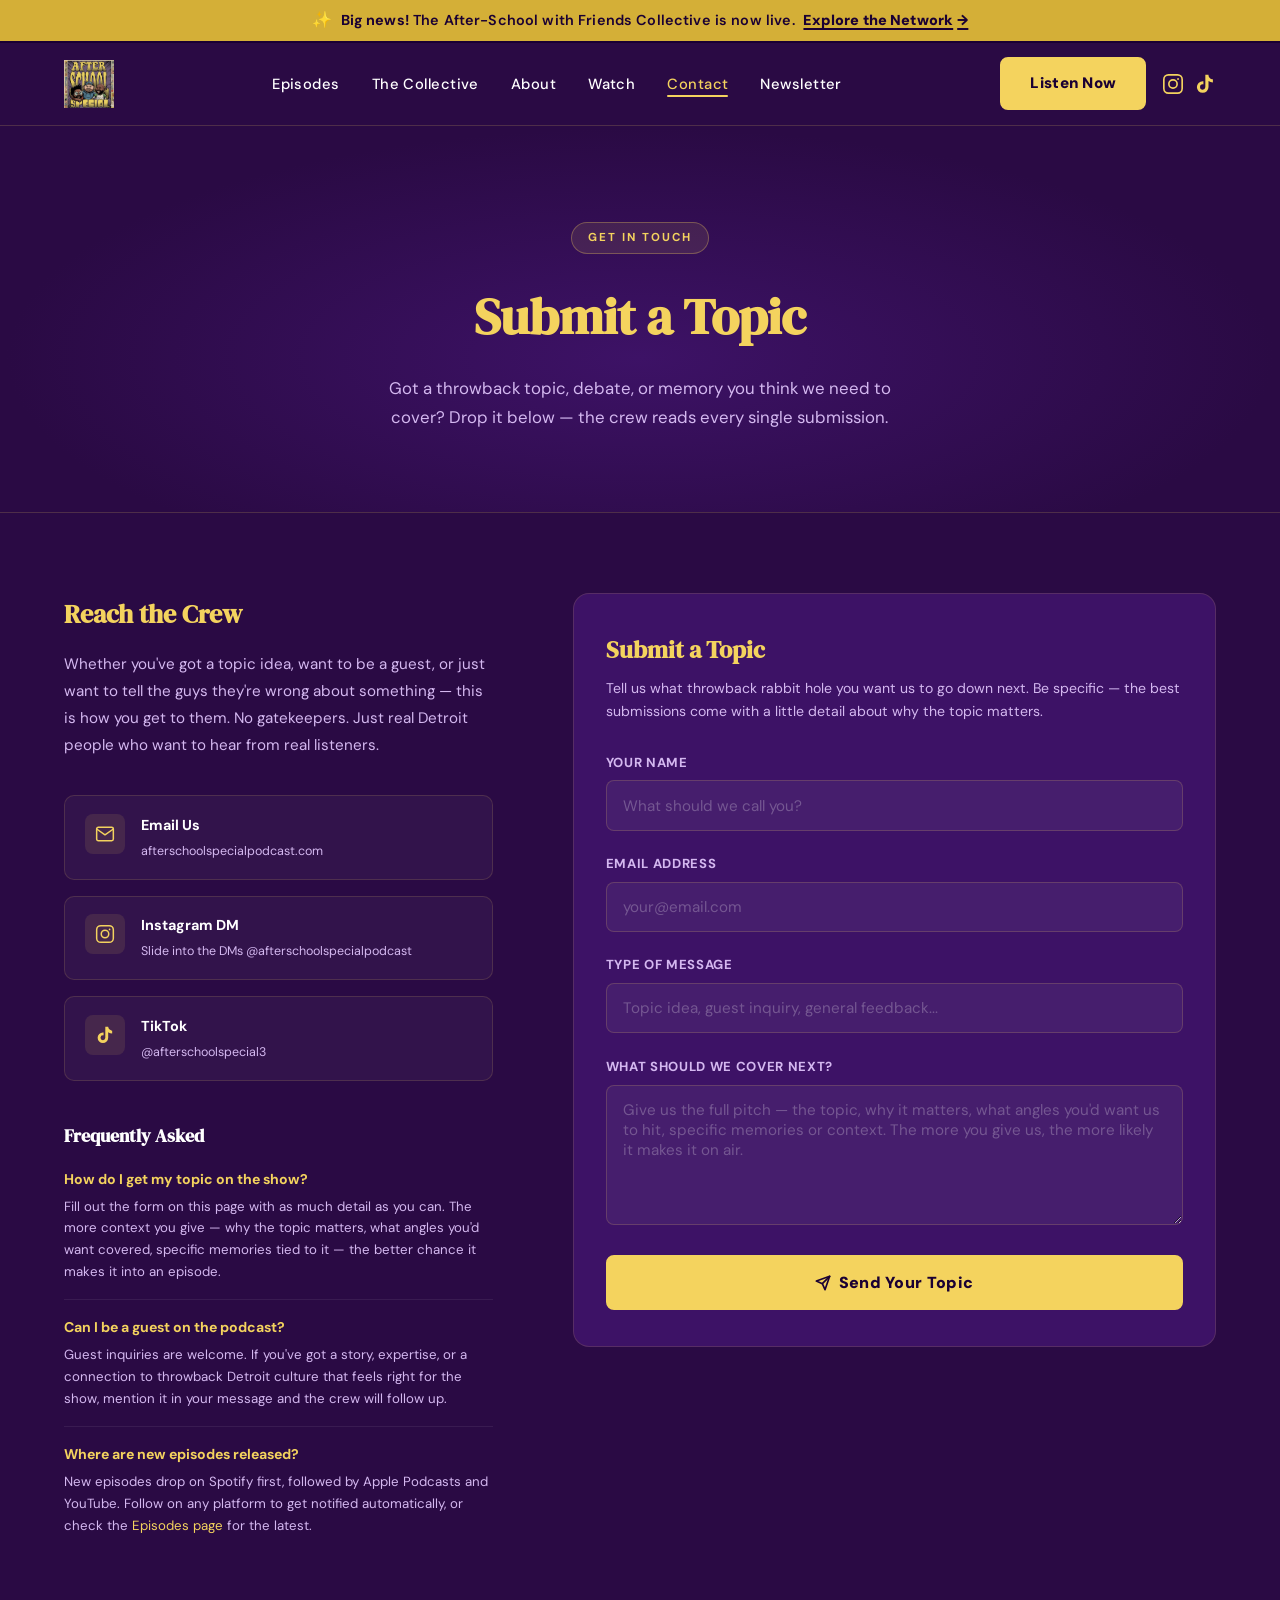
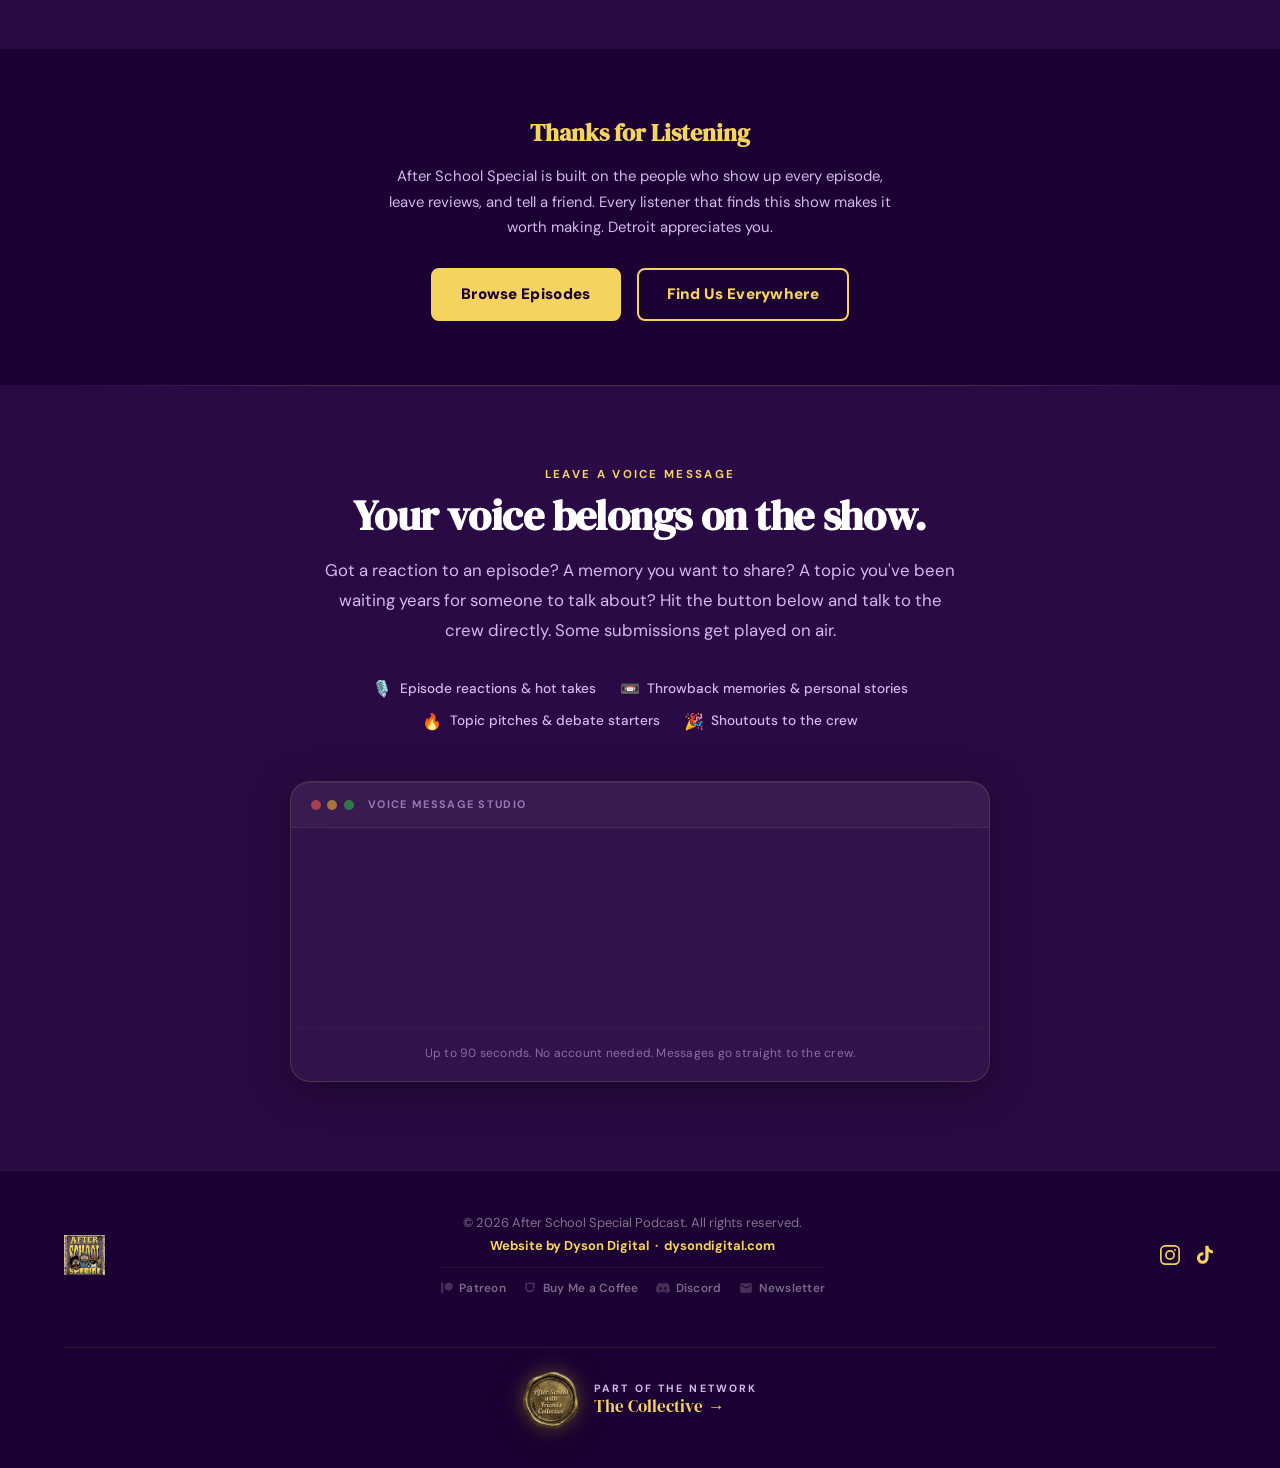
<file: contact.html>
<!DOCTYPE html>
<html lang="en">
<head>
  <!-- Google tag (gtag.js) -->
<script async src="https://www.googletagmanager.com/gtag/js?id=G-QT61DBW0RD"></script>
<script>
  window.dataLayer = window.dataLayer || [];
  function gtag(){dataLayer.push(arguments);}
  gtag('js', new Date());

  gtag('config', 'G-QT61DBW0RD');
</script>
<script type="text/javascript">
    (function(c,l,a,r,i,t,y){
        c[a]=c[a]||function(){(c[a].q=c[a].q||[]).push(arguments)};
        t=l.createElement(r);t.async=1;t.src="https://www.clarity.ms/tag/"+i;
        y=l.getElementsByTagName(r)[0];y.parentNode.insertBefore(t,y);
    })(window, document, "clarity", "script", "wgfy24dxlt");
</script>
  <meta charset="UTF-8">
  <meta name="viewport" content="width=device-width, initial-scale=1.0">
  <title>Contact | After School Special Podcast</title>
  <meta name="description" content="Submit a topic to After School Special Podcast, reach the crew, or just say what's up. Detroit's premier throwback culture podcast wants to hear from listeners.">
  <link rel="canonical" href="https://afterschoolspecialpodcast.com/contact.html">
  <meta property="og:title" content="Contact | After School Special Podcast">
  <meta property="og:description" content="Submit a topic to After School Special Podcast, reach the crew, or just say what's up.">
  <meta property="og:image" content="https://afterschoolspecialpodcast.com/images/og-preview.jpg">
  <meta property="og:url" content="https://afterschoolspecialpodcast.com/contact.html">
  <meta property="og:type" content="website">
  <meta name="twitter:card" content="summary_large_image">
  <meta name="twitter:title" content="Contact | After School Special Podcast">
  <meta name="twitter:description" content="Submit a topic to After School Special Podcast, reach the crew, or just say what's up.">
  <meta name="twitter:image" content="https://afterschoolspecialpodcast.com/images/og-preview.jpg">
  <link rel="icon" type="image/png" href="favicon.png">
  <link rel="apple-touch-icon" href="favicon.png">
  <meta name="theme-color" content="#2a0a44">
  <link rel="stylesheet" href="style.css">
</head>
<body>

  <!-- ══ ANNOUNCEMENT BAR ══ -->
  <div class="announcement-bar" role="region" aria-label="Site announcement">
    <div class="announcement-bar-inner">
      <span class="announcement-bar-icon" aria-hidden="true">✨</span>
      <span class="announcement-bar-text"><strong>Big news!</strong> The After-School with Friends Collective is now live.</span>
      <a href="collective.html" class="announcement-bar-link">Explore the Network <span class="ab-arrow" aria-hidden="true">→</span></a>
    </div>
  </div>

  <!-- ══ NAVBAR ══ -->
  <header id="navbar" role="banner">
    <div class="container nav-inner">
      <a href="index.html" class="nav-logo" aria-label="After School Special Podcast — home">
        <img src="images/afterschoolspecialpodcastlogo.png" alt="After School Special Podcast logo" height="48" loading="lazy">
      </a>
      <nav aria-label="Main navigation">
        <ul class="nav-links">
          <li><a href="episodes.html">Episodes</a></li>
          <li><a href="collective.html">The Collective</a></li>
          <li><a href="about.html">About</a></li>
          <li><a href="watch.html">Watch</a></li>
          <li><a href="contact.html" class="active">Contact</a></li>
          <li><a href="newsletter.html">Newsletter</a></li>
        </ul>
      </nav>
      <div class="nav-right">
        <a href="https://open.spotify.com/show/4eDsdJVZuryyBdSL1KuzRB?si=TBrPaqwSQeCFxHXnWOUmeQ"
           target="_blank" rel="noopener noreferrer" class="btn-primary" aria-label="Listen on Spotify">
          Listen Now
        </a>
        <div class="nav-icons" aria-label="Social media">
          <a href="https://www.instagram.com/afterschoolspecialpodcast/" target="_blank" rel="noopener noreferrer" aria-label="Instagram">
            <svg viewBox="0 0 24 24" fill="none" stroke="currentColor" stroke-width="1.8" stroke-linecap="round" stroke-linejoin="round" aria-hidden="true">
              <rect x="2" y="2" width="20" height="20" rx="5" ry="5"/>
              <circle cx="12" cy="12" r="4.5"/>
              <circle cx="17.5" cy="6.5" r="1" fill="currentColor" stroke="none"/>
            </svg>
          </a>
          <a href="https://www.tiktok.com/@afterschoolspecial3?_r=1&_t=ZP-95Q65GnrFPi" target="_blank" rel="noopener noreferrer" aria-label="TikTok">
            <svg viewBox="0 0 24 24" fill="currentColor" aria-hidden="true">
              <path d="M19.59 6.69a4.83 4.83 0 0 1-3.77-4.25V2h-3.45v13.67a2.89 2.89 0 0 1-2.88 2.5 2.89 2.89 0 0 1-2.89-2.89 2.89 2.89 0 0 1 2.89-2.89c.28 0 .54.04.79.1V9.01a6.33 6.33 0 0 0-.79-.05 6.34 6.34 0 0 0-6.34 6.34 6.34 6.34 0 0 0 6.34 6.34 6.34 6.34 0 0 0 6.33-6.34V8.72a8.2 8.2 0 0 0 4.78 1.52V6.79a4.85 4.85 0 0 1-1.01-.1z"/>
            </svg>
          </a>
        </div>
        <button class="hamburger" id="hamburgerBtn" type="button" aria-label="Open menu" aria-expanded="false" aria-controls="mobileMenu">
          <svg viewBox="0 0 24 24" fill="none" stroke="currentColor" stroke-width="2.5" stroke-linecap="round" aria-hidden="true">
            <line x1="3" y1="6" x2="21" y2="6"/><line x1="3" y1="12" x2="21" y2="12"/><line x1="3" y1="18" x2="21" y2="18"/>
          </svg>
        </button>
      </div>
    </div>
  </header>

  <!-- Mobile Menu -->
  <nav id="mobileMenu" class="mobile-menu" aria-label="Mobile navigation" aria-hidden="true">
    <button class="mobile-close" id="mobileClose" aria-label="Close menu">&#x2715;</button>
    <a href="episodes.html" class="mobile-link">Episodes</a>
    <a href="collective.html" class="mobile-link">The Collective</a>
    <a href="about.html" class="mobile-link">About</a>
    <a href="watch.html" class="mobile-link">Watch</a>
    <a href="contact.html" class="mobile-link">Contact</a>
    <a href="newsletter.html" class="mobile-link">Newsletter</a>
    <a href="watch.html" class="btn-primary mobile-link">Watch Now</a>
  </nav>

  <!-- ══ PAGE HERO ══ -->
  <div class="contact-hero-section">
    <div class="container">
      <span class="eyebrow-pill">Get In Touch</span>
      <h1>Submit a Topic</h1>
      <p>Got a throwback topic, debate, or memory you think we need to cover? Drop it below — the crew reads every single submission.</p>
    </div>
  </div>

  <!-- ══ FULL CONTACT SECTION ══ -->
  <section class="contact-full-section">
    <div class="container">
      <div class="contact-full-grid">

        <!-- ── Left: Info + Methods ── -->
        <div class="contact-info-col">
          <h2>Reach the Crew</h2>
          <p>Whether you've got a topic idea, want to be a guest, or just want to tell the guys they're wrong about something — this is how you get to them. No gatekeepers. Just real Detroit people who want to hear from real listeners.</p>

          <div class="contact-methods">

            <a href="mailto:afterschoolspecialpodcast@gmail.com" class="contact-method" aria-label="Email After School Special Podcast">
              <div class="contact-method-icon">
                <svg viewBox="0 0 24 24" fill="none" stroke="currentColor" stroke-width="1.8" stroke-linecap="round" stroke-linejoin="round" aria-hidden="true">
                  <path d="M4 4h16c1.1 0 2 .9 2 2v12c0 1.1-.9 2-2 2H4c-1.1 0-2-.9-2-2V6c0-1.1.9-2 2-2z"/>
                  <polyline points="22,6 12,13 2,6"/>
                </svg>
              </div>
              <div class="contact-method-text">
                <span class="contact-method-label">Email Us</span>
                <span class="contact-method-value">afterschoolspecialpodcast.com</span>
              </div>
            </a>

            <a href="https://www.instagram.com/afterschoolspecialpodcast/" target="_blank" rel="noopener noreferrer" class="contact-method" aria-label="DM After School Special Podcast on Instagram">
              <div class="contact-method-icon">
                <svg viewBox="0 0 24 24" fill="none" stroke="currentColor" stroke-width="1.8" stroke-linecap="round" stroke-linejoin="round" aria-hidden="true">
                  <rect x="2" y="2" width="20" height="20" rx="5" ry="5"/>
                  <circle cx="12" cy="12" r="4.5"/>
                  <circle cx="17.5" cy="6.5" r="1" fill="currentColor" stroke="none"/>
                </svg>
              </div>
              <div class="contact-method-text">
                <span class="contact-method-label">Instagram DM</span>
                <span class="contact-method-value">Slide into the DMs @afterschoolspecialpodcast</span>
              </div>
            </a>

            <a href="https://www.tiktok.com/@afterschoolspecial3?_r=1&_t=ZP-95Q65GnrFPi" target="_blank" rel="noopener noreferrer" class="contact-method" aria-label="Message After School Special Podcast on TikTok">
              <div class="contact-method-icon">
                <svg viewBox="0 0 24 24" fill="currentColor" aria-hidden="true">
                  <path d="M19.59 6.69a4.83 4.83 0 0 1-3.77-4.25V2h-3.45v13.67a2.89 2.89 0 0 1-2.88 2.5 2.89 2.89 0 0 1-2.89-2.89 2.89 2.89 0 0 1 2.89-2.89c.28 0 .54.04.79.1V9.01a6.33 6.33 0 0 0-.79-.05 6.34 6.34 0 0 0-6.34 6.34 6.34 6.34 0 0 0 6.34 6.34 6.34 6.34 0 0 0 6.33-6.34V8.72a8.2 8.2 0 0 0 4.78 1.52V6.79a4.85 4.85 0 0 1-1.01-.1z"/>
                </svg>
              </div>
              <div class="contact-method-text">
                <span class="contact-method-label">TikTok</span>
                <span class="contact-method-value">@afterschoolspecial3</span>
              </div>
            </a>

          </div><!-- /contact-methods -->

          <!-- FAQ -->
          <div class="faq-block">
            <h3>Frequently Asked</h3>

            <div class="faq-item">
              <p class="faq-q">How do I get my topic on the show?</p>
              <p class="faq-a">Fill out the form on this page with as much detail as you can. The more context you give — why the topic matters, what angles you'd want covered, specific memories tied to it — the better chance it makes it into an episode.</p>
            </div>

            <div class="faq-item">
              <p class="faq-q">Can I be a guest on the podcast?</p>
              <p class="faq-a">Guest inquiries are welcome. If you've got a story, expertise, or a connection to throwback Detroit culture that feels right for the show, mention it in your message and the crew will follow up.</p>
            </div>

            <div class="faq-item">
              <p class="faq-q">Where are new episodes released?</p>
              <p class="faq-a">New episodes drop on Spotify first, followed by Apple Podcasts and YouTube. Follow on any platform to get notified automatically, or check the <a href="episodes.html" class="text-accent">Episodes page</a> for the latest.</p>
            </div>

          </div>
        </div>

        <!-- ── Right: Form Card ── -->
        <div class="contact-form-col">
          <div class="form-card">
            <h2>Submit a Topic</h2>
            <p>Tell us what throwback rabbit hole you want us to go down next. Be specific — the best submissions come with a little detail about why the topic matters.</p>

            <form id="topicForm" action="https://formspree.io/f/xgopjnpe" method="POST" novalidate>

              <div class="form-group">
                <label for="contactName">Your Name</label>
                <input
                  type="text"
                  id="contactName"
                  name="name"
                  placeholder="What should we call you?"
                  required
                  autocomplete="name"
                >
              </div>

              <div class="form-group">
                <label for="contactEmail">Email Address</label>
                <input
                  type="email"
                  id="contactEmail"
                  name="email"
                  placeholder="your@email.com"
                  required
                  autocomplete="email"
                >
              </div>

              <div class="form-group">
                <label for="contactSubject">Type of Message</label>
                <input
                  type="text"
                  id="contactSubject"
                  name="subject"
                  placeholder="Topic idea, guest inquiry, general feedback..."
                >
              </div>

              <div class="form-group">
                <label for="contactTopic">What should we cover next?</label>
                <textarea
                  id="contactTopic"
                  name="message"
                  placeholder="Give us the full pitch — the topic, why it matters, what angles you'd want us to hit, specific memories or context. The more you give us, the more likely it makes it on air."
                  required
                ></textarea>
              </div>

              <button type="submit" class="btn-primary form-submit-btn">
                <svg width="16" height="16" viewBox="0 0 24 24" fill="none" stroke="currentColor" stroke-width="2.5" stroke-linecap="round" stroke-linejoin="round" aria-hidden="true"><line x1="22" y1="2" x2="11" y2="13"/><polygon points="22 2 15 22 11 13 2 9 22 2"/></svg>
                Send Your Topic
              </button>

              <div class="form-success" id="formSuccess" role="alert" aria-live="polite">
                ✅ Topic received! The crew will take a look — thanks for listening.
              </div>

            </form>
          </div>
        </div>

      </div>
    </div>
  </section>

  <!-- ══ THANKS SECTION ══ -->
  <section class="thanks-section">
    <div class="container">
      <h2>Thanks for Listening</h2>
      <p>After School Special is built on the people who show up every episode, leave reviews, and tell a friend. Every listener that finds this show makes it worth making. Detroit appreciates you.</p>
      <div class="row-center-wrap">
        <a href="episodes.html" class="btn-primary">Browse Episodes</a>
        <a href="https://linktr.ee/AfterSchoolSpecialPodcast" class="btn-outline">Find Us Everywhere</a>
      </div>
    </div>
  </section>

  <!-- ══ VOICE MESSAGE SECTION ══ -->
  <section class="sp-section" id="voice-message" aria-labelledby="sp-heading">
    <div class="container">

      <!-- Intro block -->
      <div class="sp-intro sp-reveal">
        <span class="section-label">Leave a Voice Message</span>
        <h2 class="sp-heading" id="sp-heading">Your voice belongs on the show.</h2>
        <p class="sp-subtext">
          Got a reaction to an episode? A memory you want to share? A topic you've been waiting years for someone to talk about? Hit the button below and talk to the crew directly. Some submissions get played on air.
        </p>
        <ul class="sp-reasons" aria-label="Reasons to leave a voice message">
          <li>
            <span class="sp-reason-icon" aria-hidden="true">🎙️</span>
            <span>Episode reactions &amp; hot takes</span>
          </li>
          <li>
            <span class="sp-reason-icon" aria-hidden="true">📼</span>
            <span>Throwback memories &amp; personal stories</span>
          </li>
          <li>
            <span class="sp-reason-icon" aria-hidden="true">🔥</span>
            <span>Topic pitches &amp; debate starters</span>
          </li>
          <li>
            <span class="sp-reason-icon" aria-hidden="true">🎉</span>
            <span>Shoutouts to the crew</span>
          </li>
        </ul>
      </div>

      <!-- SpeakPipe widget card -->
      <div class="sp-widget-card sp-reveal sp-reveal--delay">

        <div class="sp-widget-header" aria-hidden="true">
          <span class="sp-widget-dot"></span>
          <span class="sp-widget-dot"></span>
          <span class="sp-widget-dot"></span>
          <span class="sp-widget-label">Voice Message Studio</span>
        </div>

        <!-- SpeakPipe inline widget — exact embed code as specified -->
        <div class="sp-iframe-wrap">
          <iframe
            src="https://www.speakpipe.com/widget/inline/ugvk15p855v2s21pnfz6n86550sjj1g5"
            allow="microphone"
            width="100%"
            height="200"
            frameborder="0"
            title="Leave a voice message for After School Special Podcast"
            loading="lazy"
          ></iframe>
        </div>
        <script async src="https://www.speakpipe.com/widget/loader.js" charset="utf-8"></script>

        <p class="sp-widget-note">
          Up to 90 seconds. No account needed. Messages go straight to the crew.
        </p>

      </div>

    </div>
  </section>

  <!-- ══ FOOTER ══ -->
  <footer role="contentinfo">
    <div class="container footer-inner">
      <a href="index.html" class="footer-logo" aria-label="After School Special Podcast home">
        <img src="images/afterschoolspecialpodcastlogo.png" alt="After School Special Podcast" height="40" loading="lazy">
      </a>
      <div class="footer-center">
        <p>&copy; 2026 After School Special Podcast. All rights reserved.</p>
        <p class="footer-credit">Website by <a href="https://dysondigital.com" target="_blank" rel="noopener noreferrer">Dyson Digital</a> &nbsp;&middot;&nbsp; dysondigital.com</p>
        <div class="footer-support-links">
          <a href="https://patreon.com/AfterSchoolSpecialPodcast?utm_medium=unknown&utm_source=join_link&utm_campaign=creatorshare_creator&utm_content=copyLink" target="_blank" rel="noopener noreferrer" class="footer-support-link" aria-label="Support on Patreon">
            <svg width="14" height="14" viewBox="0 0 24 24" fill="currentColor" aria-hidden="true"><path d="M14.82 2.41C18.78 2.41 22 5.65 22 9.62c0 3.96-3.22 7.18-7.18 7.18-3.96 0-7.18-3.22-7.18-7.18 0-3.97 3.22-7.21 7.18-7.21zM2 21.6h3.5V2.41H2V21.6z"/></svg>
            Patreon
          </a>
          <a href="https://buymeacoffee.com/afterschoolspe3" target="_blank" rel="noopener noreferrer" class="footer-support-link" aria-label="Buy us a coffee">
            <svg width="14" height="14" viewBox="0 0 24 24" fill="currentColor" aria-hidden="true"><path d="M20 3H4v10c0 3.31 2.69 6 6 6h4c3.31 0 6-2.69 6-6V3zM7 13V5h10v8c0 1.66-1.34 3-3 3h-4c-1.66 0-3-1.34-3-3zm12 1h-1v-2h1c.55 0 1 .45 1 1s-.45 1-1 1z"/></svg>
            Buy Me a Coffee
          </a>
          <a href="https://discord.gg/FqR2VqHaZ" target="_blank" rel="noopener noreferrer" class="footer-support-link" aria-label="Join our Discord">
            <svg width="14" height="14" viewBox="0 0 24 24" fill="currentColor" aria-hidden="true"><path d="M20.317 4.37a19.791 19.791 0 0 0-4.885-1.515.074.074 0 0 0-.079.037c-.21.375-.444.864-.608 1.25a18.27 18.27 0 0 0-5.487 0 12.64 12.64 0 0 0-.617-1.25.077.077 0 0 0-.079-.037A19.736 19.736 0 0 0 3.677 4.37a.07.07 0 0 0-.032.027C.533 9.046-.32 13.58.099 18.057a.082.082 0 0 0 .031.057 19.9 19.9 0 0 0 5.993 3.03.078.078 0 0 0 .084-.028c.462-.63.874-1.295 1.226-1.994a.076.076 0 0 0-.041-.106 13.107 13.107 0 0 1-1.872-.892.077.077 0 0 1-.008-.128 10.2 10.2 0 0 0 .372-.292.074.074 0 0 1 .077-.01c3.928 1.793 8.18 1.793 12.062 0a.074.074 0 0 1 .078.01c.12.098.246.198.373.292a.077.077 0 0 1-.006.127 12.299 12.299 0 0 1-1.873.892.077.077 0 0 0-.041.107c.36.698.772 1.362 1.225 1.993a.076.076 0 0 0 .084.028 19.839 19.839 0 0 0 6.002-3.03.077.077 0 0 0 .032-.054c.5-5.177-.838-9.674-3.549-13.66a.061.061 0 0 0-.031-.03zM8.02 15.33c-1.183 0-2.157-1.085-2.157-2.419 0-1.333.956-2.419 2.157-2.419 1.21 0 2.176 1.096 2.157 2.42 0 1.333-.956 2.418-2.157 2.418zm7.975 0c-1.183 0-2.157-1.085-2.157-2.419 0-1.333.955-2.419 2.157-2.419 1.21 0 2.176 1.096 2.157 2.42 0 1.333-.946 2.418-2.157 2.418z"/></svg>
            Discord
          </a>
          <a href="newsletter.html" class="footer-support-link" aria-label="Newsletter">
            <svg width="14" height="14" viewBox="0 0 24 24" fill="currentColor" aria-hidden="true"><path d="M20 4H4c-1.1 0-2 .9-2 2v12c0 1.1.9 2 2 2h16c1.1 0 2-.9 2-2V6c0-1.1-.9-2-2-2zm0 4l-8 5-8-5V6l8 5 8-5v2z"/></svg>
            Newsletter
          </a>
        </div>
      </div>
      <div class="footer-right" aria-label="Social links">
        <a href="https://www.instagram.com/afterschoolspecialpodcast/" target="_blank" rel="noopener noreferrer" aria-label="Instagram">
          <svg viewBox="0 0 24 24" fill="none" stroke="currentColor" stroke-width="1.8" stroke-linecap="round" stroke-linejoin="round" aria-hidden="true">
            <rect x="2" y="2" width="20" height="20" rx="5" ry="5"/>
            <circle cx="12" cy="12" r="4.5"/>
            <circle cx="17.5" cy="6.5" r="1" fill="currentColor" stroke="none"/>
          </svg>
        </a>
        <a href="https://www.tiktok.com/@afterschoolspecial3?_r=1&_t=ZP-95Q65GnrFPi" target="_blank" rel="noopener noreferrer" aria-label="TikTok">
          <svg viewBox="0 0 24 24" fill="currentColor" aria-hidden="true">
            <path d="M19.59 6.69a4.83 4.83 0 0 1-3.77-4.25V2h-3.45v13.67a2.89 2.89 0 0 1-2.88 2.5 2.89 2.89 0 0 1-2.89-2.89 2.89 2.89 0 0 1 2.89-2.89c.28 0 .54.04.79.1V9.01a6.33 6.33 0 0 0-.79-.05 6.34 6.34 0 0 0-6.34 6.34 6.34 6.34 0 0 0 6.34 6.34 6.34 6.34 0 0 0 6.33-6.34V8.72a8.2 8.2 0 0 0 4.78 1.52V6.79a4.85 4.85 0 0 1-1.01-.1z"/>
          </svg>
        </a>
      </div>
          <div class="footer-collective">
        <a href="collective.html" aria-label="The Collective">
          <img src="images/collective-stamp.png" alt="" class="footer-collective-stamp" loading="lazy">
        </a>
        <div class="footer-collective-text">
          <span class="footer-collective-eyebrow">Part of the Network</span>
          <a href="collective.html" class="footer-collective-link">The Collective <span class="fc-arrow" aria-hidden="true">→</span></a>
        </div>
      </div>
</div>
  </footer>

  <script>
    // ── Hamburger ──
    (function () {
      'use strict';
      var hamburgerBtn = document.getElementById('hamburgerBtn');
      var mobileMenu   = document.getElementById('mobileMenu');
      var mobileClose  = document.getElementById('mobileClose');
      var navbar       = document.getElementById('navbar');
      if (!hamburgerBtn || !mobileMenu) return;

      function isOpen() { return mobileMenu.classList.contains('open'); }

      // Per spec: keep mobileMenu.open and body.menu-open ALWAYS in sync.
      // We pass an explicit boolean to both classList.toggle() calls so the
      // two states cannot drift (vs. relying on classList.contains()
      // observed at slightly different times).
      function setMenuOpen(shouldBeOpen) {
        var isOpen = mobileMenu.classList.toggle('open', shouldBeOpen);
        document.body.classList.toggle('menu-open', isOpen);
        mobileMenu.setAttribute('aria-hidden', isOpen ? 'false' : 'true');
        hamburgerBtn.setAttribute('aria-expanded', isOpen ? 'true' : 'false');
        hamburgerBtn.setAttribute('aria-label', isOpen ? 'Close menu' : 'Open menu');
        // Lift the navbar above the menu overlay (z-index 1200) so the
        // hamburger stays tappable to toggle the menu closed.
        if (navbar) navbar.style.zIndex = isOpen ? '1300' : '';
        // Per spec: scroll-lock is now class-based (body.menu-open in CSS).
        // We no longer set inline body.style.overflow.
      }

      function openMenu()  { setMenuOpen(true); }
      function closeMenu() { setMenuOpen(false); }

      function toggleMenu(e) {
        if (e) { e.preventDefault(); e.stopPropagation(); }
        setMenuOpen(!isOpen());
      }

      // Hamburger TOGGLES open/close
      hamburgerBtn.addEventListener('click', toggleMenu);

      // Close button always closes; stopPropagation prevents stray re-triggers
      if (mobileClose) {
        mobileClose.addEventListener('click', function (e) {
          e.preventDefault();
          e.stopPropagation();
          closeMenu();
        });
      }

      // Direct binding on every link in the menu (most reliable)
      var menuLinks = mobileMenu.querySelectorAll('a');
      for (var i = 0; i < menuLinks.length; i++) {
        menuLinks[i].addEventListener('click', closeMenu);
      }

      // Belt-and-braces delegate: catches any anchor inside menu
      mobileMenu.addEventListener('click', function (e) {
        var t = e.target;
        if (!t) return;
        var anchor = t.closest && t.closest('a');
        if (anchor && mobileMenu.contains(anchor)) closeMenu();
      });

      // ESC key closes
      document.addEventListener('keydown', function (e) {
        if ((e.key === 'Escape' || e.key === 'Esc') && isOpen()) closeMenu();
      });

      // In-page anchor navigation should not leave menu stuck open
      window.addEventListener('hashchange', closeMenu);

      // Resizing past mobile breakpoint clears stuck state
      window.addEventListener('resize', function () {
        if (window.innerWidth > 767 && isOpen()) closeMenu();
      });

      // bfcache (back/forward cache) restore: always reset to closed
      window.addEventListener('pageshow', closeMenu);
    })();

    // ── Formspree AJAX ──
    const topicForm   = document.getElementById('topicForm');
    const formSuccess = document.getElementById('formSuccess');

    topicForm.addEventListener('submit', async function(e) {
      e.preventDefault();
      const submitBtn = topicForm.querySelector('[type="submit"]');
      const originalText = submitBtn.innerHTML;
      submitBtn.innerHTML = 'Sending…';
      submitBtn.disabled = true;

      try {
        const response = await fetch(topicForm.action, {
          method: 'POST',
          body: new FormData(topicForm),
          headers: { 'Accept': 'application/json' }
        });

        if (response.ok) {
          topicForm.reset();
          formSuccess.style.display = 'block';
          submitBtn.style.display = 'none';
        } else {
          submitBtn.innerHTML = 'Try Again';
          submitBtn.disabled = false;
        }
      } catch (err) {
        submitBtn.innerHTML = 'Try Again';
        submitBtn.disabled = false;
      }
    });

    // ── SpeakPipe scroll reveal ──
    (function () {
      var prefersReduced = window.matchMedia('(prefers-reduced-motion: reduce)').matches;
      var revealEls = document.querySelectorAll('.sp-reveal');

      if (revealEls.length) {
        if (prefersReduced) {
          revealEls.forEach(function (el) { el.classList.add('sp-revealed'); });
        } else {
          var obs = new IntersectionObserver(function (entries) {
            entries.forEach(function (entry) {
              if (entry.isIntersecting) {
                entry.target.classList.add('sp-revealed');
                obs.unobserve(entry.target);
              }
            });
          }, { threshold: 0.08, rootMargin: '0px 0px -40px 0px' });
          revealEls.forEach(function (el) { obs.observe(el); });
        }
      }

      // ── Floating mic button show/hide on scroll ──
      var floatBtn = document.getElementById('spFloatBtn');
      if (floatBtn && !prefersReduced) {
        var ticking = false;
        window.addEventListener('scroll', function () {
          if (!ticking) {
            window.requestAnimationFrame(function () {
              var scrolled = window.pageYOffset > 320;
              floatBtn.classList.toggle('sp-float-visible', scrolled);
              ticking = false;
            });
            ticking = true;
          }
        }, { passive: true });
      } else if (floatBtn && prefersReduced) {
        // Show immediately under reduced motion
        floatBtn.classList.add('sp-float-visible');
      }
    })();
  </script>
  <!-- ══ FLOATING MIC CTA ══ -->
  <a href="#voice-message"
     id="spFloatBtn"
     class="sp-float-btn"
     aria-label="Leave a voice message for After School Special Podcast">
    <svg width="20" height="20" viewBox="0 0 24 24" fill="none" stroke="currentColor" stroke-width="2" stroke-linecap="round" stroke-linejoin="round" aria-hidden="true">
      <path d="M12 1a3 3 0 0 0-3 3v8a3 3 0 0 0 6 0V4a3 3 0 0 0-3-3z"/>
      <path d="M19 10v2a7 7 0 0 1-14 0v-2"/>
      <line x1="12" y1="19" x2="12" y2="23"/>
      <line x1="8" y1="23" x2="16" y2="23"/>
    </svg>
    <span>Leave a Voice Message</span>
  </a>

</body>
</html>
</file>
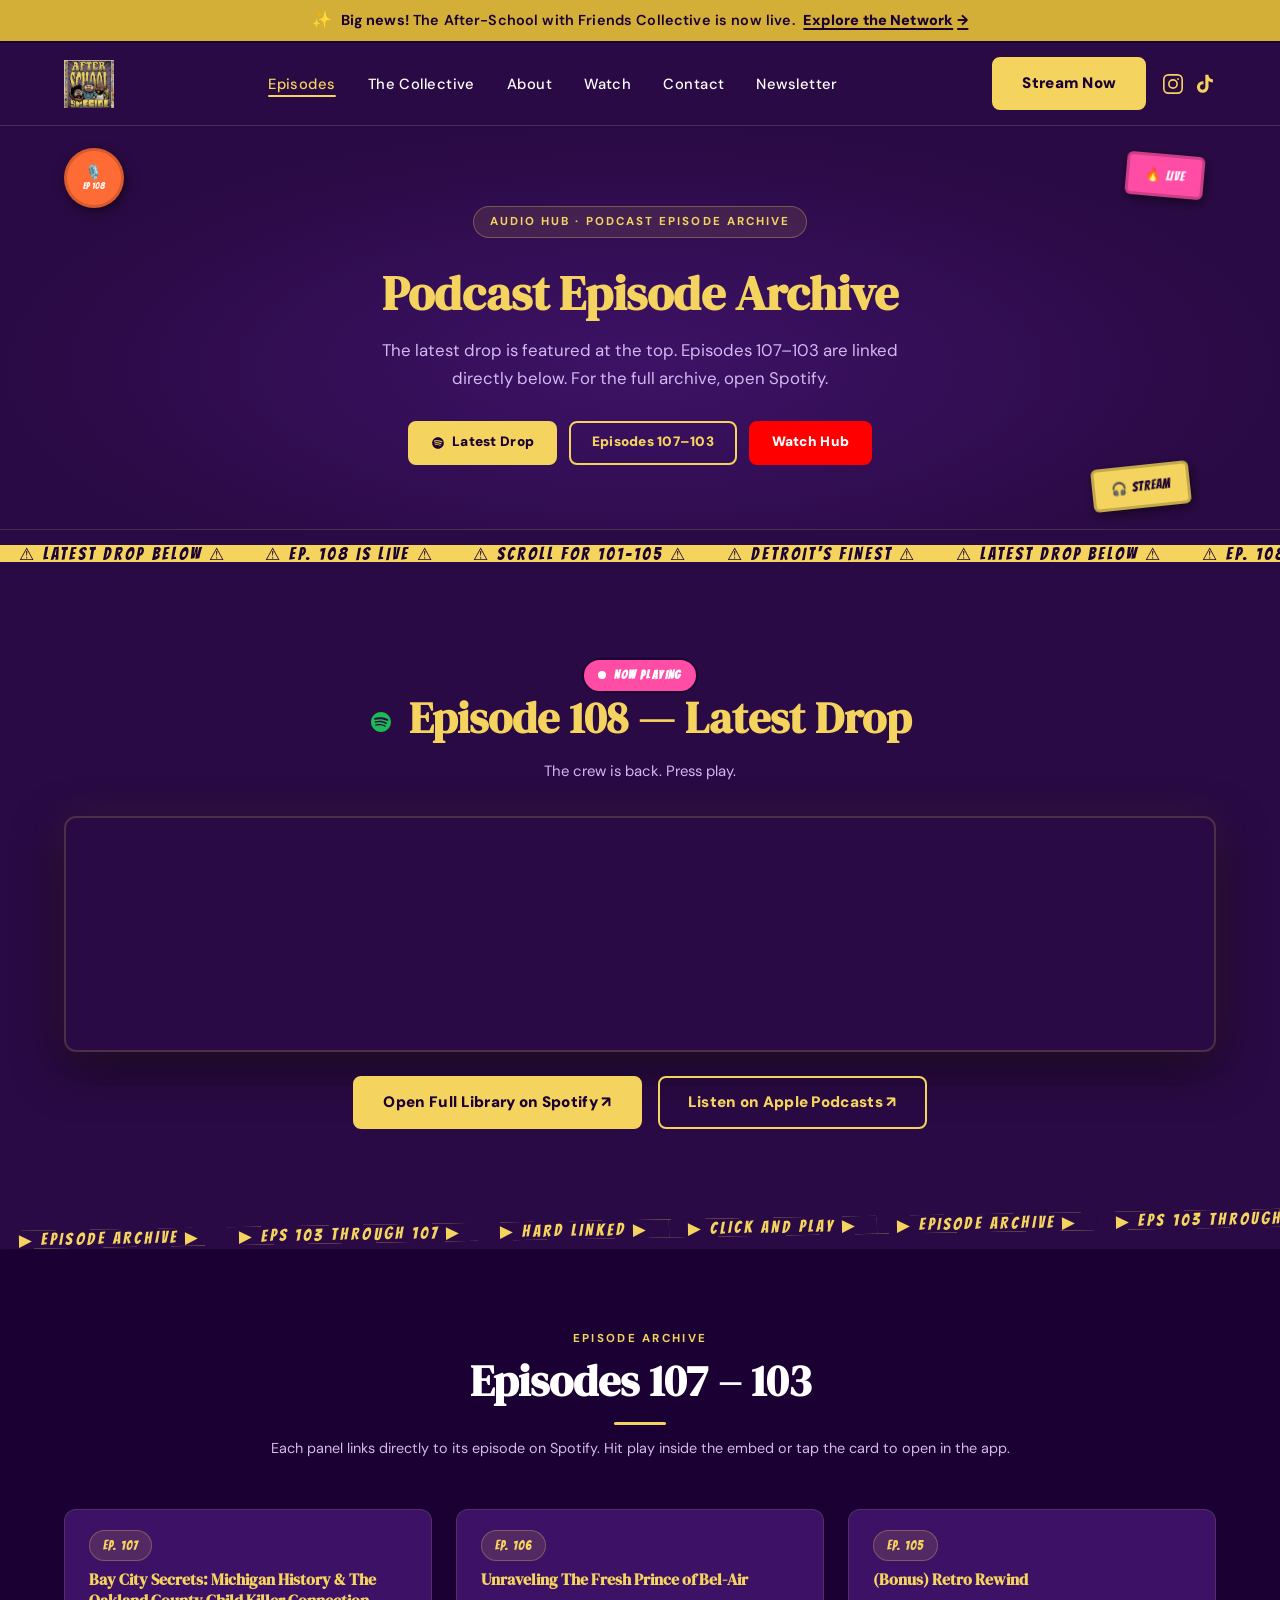
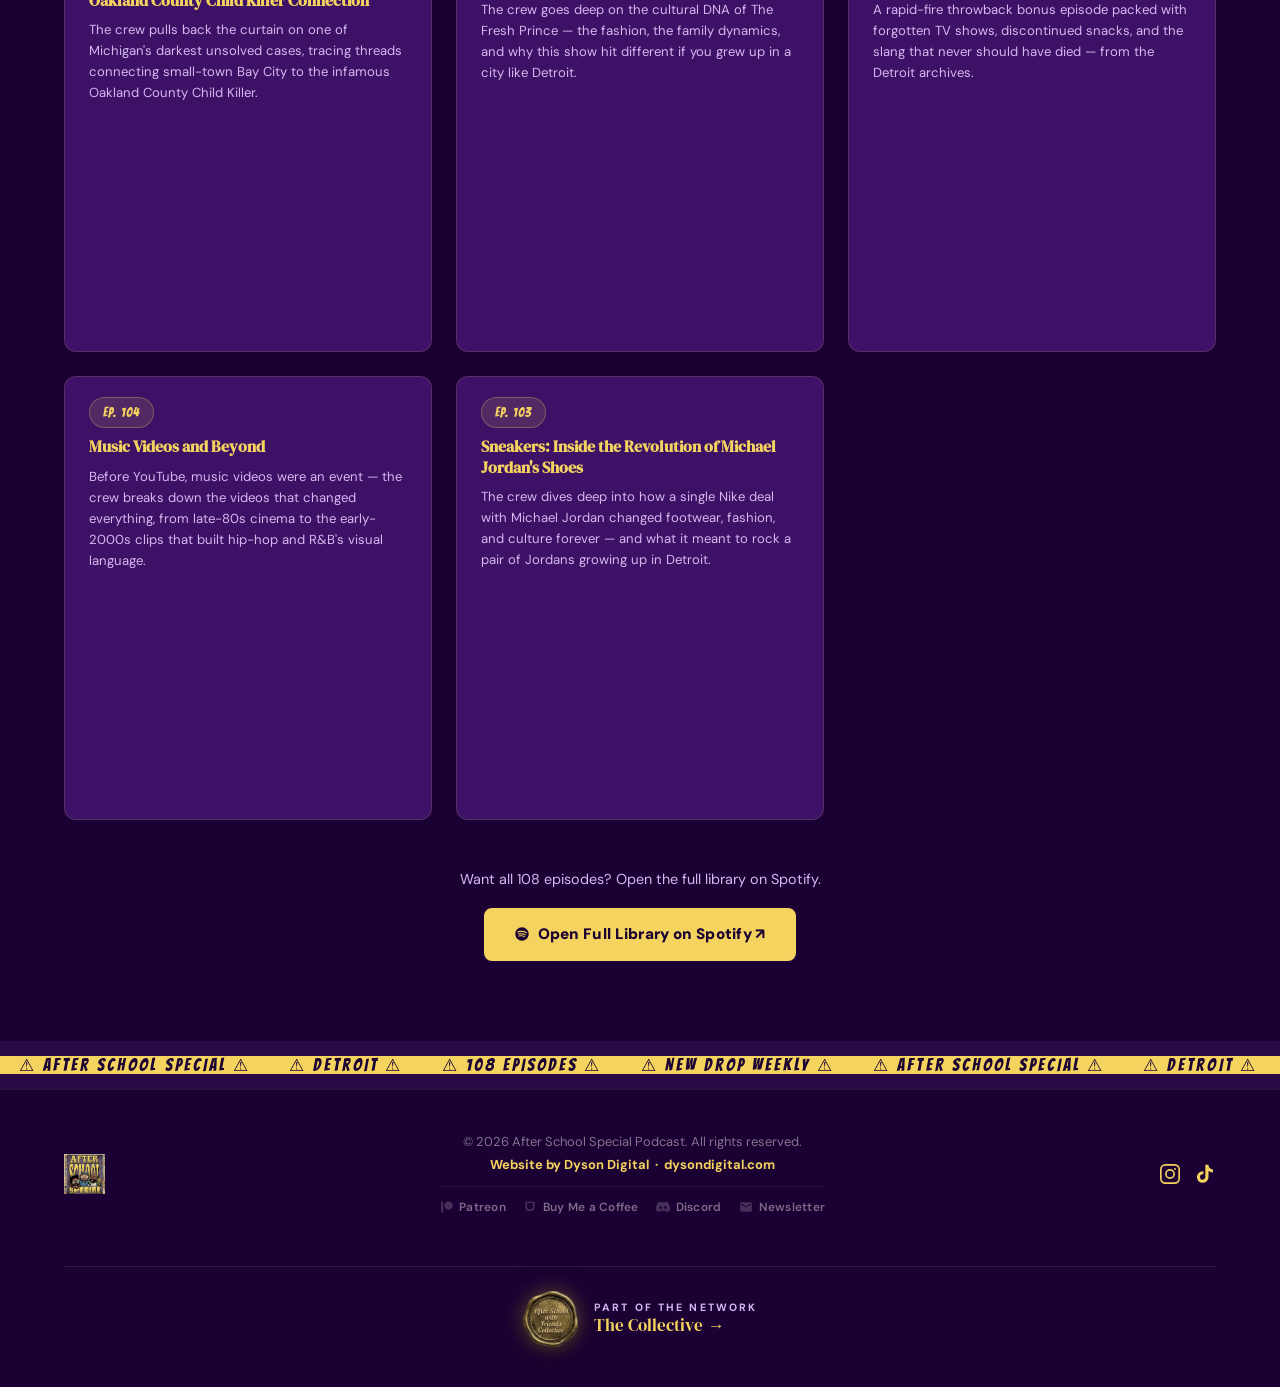
<file: episodes.html>
<!DOCTYPE html>
<html lang="en">
<head>
  <!-- Google tag (gtag.js) -->
<script async src="https://www.googletagmanager.com/gtag/js?id=G-QT61DBW0RD"></script>
<script>
  window.dataLayer = window.dataLayer || [];
  function gtag(){dataLayer.push(arguments);}
  gtag('js', new Date());

  gtag('config', 'G-QT61DBW0RD');
</script>
<script type="text/javascript">
    (function(c,l,a,r,i,t,y){
        c[a]=c[a]||function(){(c[a].q=c[a].q||[]).push(arguments)};
        t=l.createElement(r);t.async=1;t.src="https://www.clarity.ms/tag/"+i;
        y=l.getElementsByTagName(r)[0];y.parentNode.insertBefore(t,y);
    })(window, document, "clarity", "script", "wgfy24dxlt");
</script>
  <meta charset="UTF-8">
  <meta name="viewport" content="width=device-width, initial-scale=1.0">
  <title>Podcast Episode Archive | After School Special Podcast</title>
  <meta name="description" content="Every episode of After School Special Podcast in one place. Stream the full archive on Spotify — 108 episodes of Detroit throwback culture and counting.">
  <link rel="canonical" href="https://afterschoolspecialpodcast.com/episodes.html">
  <meta property="og:title" content="Podcast Episode Archive | After School Special Podcast">
  <meta property="og:description" content="Every episode of After School Special Podcast in one place. Stream the full archive on Spotify.">
  <meta property="og:image" content="https://afterschoolspecialpodcast.com/images/og-preview.jpg">
  <meta property="og:url" content="https://afterschoolspecialpodcast.com/episodes.html">
  <meta property="og:type" content="website">
  <meta name="twitter:card" content="summary_large_image">
  <meta name="twitter:title" content="Podcast Episode Archive | After School Special Podcast">
  <meta name="twitter:description" content="Every episode of After School Special Podcast in one place. Stream the full archive on Spotify.">
  <meta name="twitter:image" content="https://afterschoolspecialpodcast.com/images/og-preview.jpg">
  <link rel="icon" type="image/png" href="favicon.png">
  <link rel="apple-touch-icon" href="favicon.png">
  <meta name="theme-color" content="#2a0a44">
  <link rel="stylesheet" href="style.css">
</head>
<body>

  <!-- ══ ANNOUNCEMENT BAR ══ -->
  <div class="announcement-bar" role="region" aria-label="Site announcement">
    <div class="announcement-bar-inner">
      <span class="announcement-bar-icon" aria-hidden="true">✨</span>
      <span class="announcement-bar-text"><strong>Big news!</strong> The After-School with Friends Collective is now live.</span>
      <a href="collective.html" class="announcement-bar-link">Explore the Network <span class="ab-arrow" aria-hidden="true">→</span></a>
    </div>
  </div>

  <!-- ══ NAVBAR ══ -->
  <header id="navbar" role="banner">
    <div class="container nav-inner">
      <a href="index.html" class="nav-logo" aria-label="After School Special Podcast — home">
        <img src="images/afterschoolspecialpodcastlogo.png" alt="After School Special Podcast logo" height="48" loading="lazy">
      </a>
      <nav aria-label="Main navigation">
        <ul class="nav-links">
          <li><a href="episodes.html" class="active">Episodes</a></li>
          <li><a href="collective.html">The Collective</a></li>
          <li><a href="about.html">About</a></li>
          <li><a href="watch.html">Watch</a></li>
          <li><a href="contact.html">Contact</a></li>
          <li><a href="newsletter.html">Newsletter</a></li>
        </ul>
      </nav>
      <div class="nav-right">
        <a href="watch.html" class="btn-primary">Stream Now</a>
        <div class="nav-icons" aria-label="Social media">
          <a href="https://www.instagram.com/afterschoolspecialpodcast/" target="_blank" rel="noopener noreferrer" aria-label="Instagram">
            <svg viewBox="0 0 24 24" fill="none" stroke="currentColor" stroke-width="1.8" stroke-linecap="round" stroke-linejoin="round" aria-hidden="true">
              <rect x="2" y="2" width="20" height="20" rx="5" ry="5"/><circle cx="12" cy="12" r="4.5"/>
              <circle cx="17.5" cy="6.5" r="1" fill="currentColor" stroke="none"/>
            </svg>
          </a>
          <a href="https://www.tiktok.com/@afterschoolspecial3?_r=1&_t=ZP-95Q65GnrFPi" target="_blank" rel="noopener noreferrer" aria-label="TikTok">
            <svg viewBox="0 0 24 24" fill="currentColor" aria-hidden="true"><path d="M19.59 6.69a4.83 4.83 0 0 1-3.77-4.25V2h-3.45v13.67a2.89 2.89 0 0 1-2.88 2.5 2.89 2.89 0 0 1-2.89-2.89 2.89 2.89 0 0 1 2.89-2.89c.28 0 .54.04.79.1V9.01a6.33 6.33 0 0 0-.79-.05 6.34 6.34 0 0 0-6.34 6.34 6.34 6.34 0 0 0 6.34 6.34 6.34 6.34 0 0 0 6.33-6.34V8.72a8.2 8.2 0 0 0 4.78 1.52V6.79a4.85 4.85 0 0 1-1.01-.1z"/></svg>
          </a>
        </div>
        <button class="hamburger" id="hamburgerBtn" type="button" aria-label="Open menu" aria-expanded="false" aria-controls="mobileMenu">
          <svg viewBox="0 0 24 24" fill="none" stroke="currentColor" stroke-width="2.5" stroke-linecap="round" aria-hidden="true">
            <line x1="3" y1="6" x2="21" y2="6"/><line x1="3" y1="12" x2="21" y2="12"/><line x1="3" y1="18" x2="21" y2="18"/>
          </svg>
        </button>
      </div>
    </div>
  </header>

  <nav id="mobileMenu" class="mobile-menu" aria-label="Mobile navigation" aria-hidden="true">
    <button class="mobile-close" id="mobileClose" aria-label="Close menu">&#x2715;</button>
    <a href="episodes.html" class="mobile-link">Episodes</a>
    <a href="collective.html" class="mobile-link">The Collective</a>
    <a href="about.html" class="mobile-link">About</a>
    <a href="watch.html" class="mobile-link">Watch</a>
    <a href="contact.html" class="mobile-link">Contact</a>
    <a href="newsletter.html" class="mobile-link">Newsletter</a>
    <a href="watch.html" class="btn-primary mobile-link">Watch Now</a>
  </nav>

  <!-- PAGE HERO -->
  <div class="page-hero page-hero--overflow-visible">
    <div class="page-hero-stickers" aria-hidden="true">
      <div class="sticker sticker-circle sticker-circle--orange hero-sticker--mic"><span class="hero-sticker-icon-md">🎙️</span>EP 108</div>
      <div class="sticker sticker-badge sticker-badge--pink hero-sticker--badge-tr">🔥 LIVE</div>
      <div class="sticker sticker-badge sticker-badge--yellow hero-sticker--badge-br">🎧 STREAM</div>
    </div>
    <div class="container page-hero-container--layered">
      <span class="eyebrow-pill">Audio Hub · Podcast Episode Archive</span>
      <h1 class="section-heading page-hero-h1--gold">
        Podcast Episode Archive
      </h1>
      <p>The latest drop is featured at the top. Episodes 107–103 are linked directly below. For the full archive, open Spotify.</p>
      <div class="hero-cta-cluster">
        <a href="watch.html" class="btn-primary btn-primary--sm">
          <svg width="14" height="14" viewBox="0 0 24 24" fill="currentColor" aria-hidden="true"><path d="M12 2C6.477 2 2 6.477 2 12s4.477 10 10 10 10-4.477 10-10S17.523 2 12 2zm4.586 14.424a.622.622 0 0 1-.857.207c-2.348-1.435-5.304-1.76-8.785-.964a.623.623 0 0 1-.277-1.215c3.809-.87 7.076-.496 9.713 1.115.294.18.387.563.206.857zm1.223-2.722a.78.78 0 0 1-1.072.257c-2.687-1.652-6.785-2.13-9.965-1.166a.78.78 0 0 1-.973-.519.78.78 0 0 1 .52-.972c3.632-1.102 8.147-.568 11.233 1.329a.78.78 0 0 1 .257 1.071zm.105-2.835C14.692 8.95 9.375 8.775 6.297 9.71a.937.937 0 1 1-.543-1.793c3.563-1.08 9.492-.871 13.234 1.297a.937.937 0 0 1-.074 1.653z"/></svg>
          Latest Drop
        </a>
        <a href="#archive-grid" class="btn-outline btn-outline--sm">Episodes 107–103</a>
        <a href="watch.html" class="btn-red btn-red--sm">Watch Hub</a>
      </div>
    </div>
  </div>

  <!-- CAUTION TAPE -->
  <div class="caution-tape caution-tape--ybk" role="presentation" aria-hidden="true">
    <div class="caution-tape-inner">
      <span>⚠ LATEST DROP BELOW ⚠</span><span>⚠ EP. 108 IS LIVE ⚠</span><span>⚠ SCROLL FOR 101–105 ⚠</span><span>⚠ DETROIT'S FINEST ⚠</span>
      <span>⚠ LATEST DROP BELOW ⚠</span><span>⚠ EP. 108 IS LIVE ⚠</span><span>⚠ SCROLL FOR 101–105 ⚠</span><span>⚠ DETROIT'S FINEST ⚠</span>
    </div>
  </div>

  <!-- ══════════════════════════════════════════════════════
       FEATURED: LATEST DROP — Episode 108
       Full-width centered Spotify show player, 232px height
  ════════════════════════════════════════════════════════ -->
  <section id="latest-drop" aria-label="Latest Drop — Episode 108" class="section--dark">
    <div class="container">
      <div class="text-center text-center--mb-2">
        <div class="now-playing-pill">
          <span class="now-playing-pill-dot"></span>
          NOW PLAYING
        </div>
        <h2 class="section-heading section-heading--gold">
          <svg width="24" height="24" viewBox="0 0 24 24" fill="#1DB954" class="heading-icon-inline" aria-hidden="true"><path d="M12 2C6.477 2 2 6.477 2 12s4.477 10 10 10 10-4.477 10-10S17.523 2 12 2zm4.586 14.424a.622.622 0 0 1-.857.207c-2.348-1.435-5.304-1.76-8.785-.964a.623.623 0 0 1-.277-1.215c3.809-.87 7.076-.496 9.713 1.115.294.18.387.563.206.857zm1.223-2.722a.78.78 0 0 1-1.072.257c-2.687-1.652-6.785-2.13-9.965-1.166a.78.78 0 0 1-.973-.519.78.78 0 0 1 .52-.972c3.632-1.102 8.147-.568 11.233 1.329a.78.78 0 0 1 .257 1.071zm.105-2.835C14.692 8.95 9.375 8.775 6.297 9.71a.937.937 0 1 1-.543-1.793c3.563-1.08 9.492-.871 13.234 1.297a.937.937 0 0 1-.074 1.653z"/></svg>
          Episode 108 — Latest Drop
        </h2>
        <p class="section-subhead-muted">The crew is back. Press play.</p>
      </div>

      <!-- Featured player: full container width, 232px -->
      <div class="spotify-player-wrap spotify-player-wrap--styled">
        <iframe
          src="https://open.spotify.com/embed/show/4eDsdJVZuryyBdSL1KuzRB?utm_source=generator&theme=0"
          frameborder="0"
          allowfullscreen=""
          allow="autoplay; clipboard-write; encrypted-media; fullscreen; picture-in-picture"
          loading="lazy"
          title="After School Special Podcast — Episode 108 Latest Drop"
        ></iframe>
      </div>

      <div class="center-row">
        <a href="https://open.spotify.com/show/4eDsdJVZuryyBdSL1KuzRB?si=TBrPaqwSQeCFxHXnWOUmeQ" target="_blank" rel="noopener noreferrer" class="btn-primary">
          Open Full Library on Spotify ↗
        </a>
        <a href="https://podcasts.apple.com/us/podcast/after-school-special-podcast/id1562094626" target="_blank" rel="noopener noreferrer" class="btn-outline">
          Listen on Apple Podcasts ↗
        </a>
      </div>
    </div>
  </section>

  <!-- CAUTION TAPE -->
  <div class="caution-tape caution-tape--pgold" role="presentation" aria-hidden="true">
    <div class="caution-tape-inner">
      <span>▶ EPISODE ARCHIVE ▶</span><span>▶ EPS 103 THROUGH 107 ▶</span><span>▶ HARD LINKED ▶</span><span>▶ CLICK AND PLAY ▶</span>
      <span>▶ EPISODE ARCHIVE ▶</span><span>▶ EPS 103 THROUGH 107 ▶</span><span>▶ HARD LINKED ▶</span><span>▶ CLICK AND PLAY ▶</span>
    </div>
  </div>

  <!-- ══════════════════════════════════════════════════════
       ARCHIVE GRID — Episodes 107 through 103
       5 panels, hard-coded Spotify episode links.
       Each panel: badge + title + desc + 232px player.
       Layout: auto-fit 300px min → 2-3 col on desktop, 1 col mobile.
  ════════════════════════════════════════════════════════ -->
  <section id="archive-grid" aria-label="Episode archive — Episodes 107 through 103" class="section--deeper">
    <div class="container">
      <div class="text-center text-center--mb-1">
        <span class="section-label">Episode Archive</span>
        <h2 class="section-heading section-heading--white">Episodes 107 – 103</h2>
        <div class="divider-accent divider-accent--center"></div>
        <p class="section-subhead-muted--small">
          Each panel links directly to its episode on Spotify. Hit play inside the embed or tap the card to open in the app.
        </p>
      </div>

      <div class="archive-grid">

        <!-- ── EPISODE 107 ── -->
        <article class="archive-panel" aria-label="Episode 107">
          <div class="archive-panel-header">
            <span class="archive-ep-badge">EP. 107</span>
          </div>
          <h3 class="archive-ep-title">Bay City Secrets: Michigan History &amp; The Oakland County Child Killer Connection</h3>
          <p class="archive-ep-desc">The crew pulls back the curtain on one of Michigan's darkest unsolved cases, tracing threads connecting small-town Bay City to the infamous Oakland County Child Killer.</p>
          <div class="spotify-player-wrap">
            <iframe
              src="https://open.spotify.com/embed/episode/0KkYyMxThSyx5yKLptsLPF
?utm_source=generator&theme=0"
              frameborder="0"
              allow="autoplay; clipboard-write; encrypted-media; fullscreen; picture-in-picture"
              loading="lazy"
              title="After School Special Podcast — Episode 107"
            ></iframe>
          </div>
        </article>

        <!-- ── EPISODE 106 ── -->
        <article class="archive-panel" aria-label="Episode 106">
          <div class="archive-panel-header">
            <span class="archive-ep-badge">EP. 106</span>
          </div>
          <h3 class="archive-ep-title">Unraveling The Fresh Prince of Bel-Air</h3>
          <p class="archive-ep-desc">The crew goes deep on the cultural DNA of The Fresh Prince — the fashion, the family dynamics, and why this show hit different if you grew up in a city like Detroit.</p>
          <div class="spotify-player-wrap">
            <iframe
              src="https://open.spotify.com/embed/episode/2EOKfEX7fZCe9uFStAx1pr
?utm_source=generator&theme=0"
              frameborder="0"
              allowfullscreen=""
              allow="autoplay; clipboard-write; encrypted-media; fullscreen; picture-in-picture"
              loading="lazy"
              title="After School Special Podcast — Episode 106"
            ></iframe>
          </div>
        </article>

        <!-- ── EPISODE 105 ── -->
        <article class="archive-panel" aria-label="Episode 103">
          <div class="archive-panel-header">
            <span class="archive-ep-badge">EP. 105</span>
          </div>
          <h3 class="archive-ep-title">(Bonus) Retro Rewind</h3>
          <p class="archive-ep-desc">A rapid-fire throwback bonus episode packed with forgotten TV shows, discontinued snacks, and the slang that never should have died — from the Detroit archives.</p>
          <div class="spotify-player-wrap">
            <iframe
              src="https://open.spotify.com/embed/episode/3wSY2nnZz2cHyZTi6p8sEA?utm_source=generator&theme=0"
              frameborder="0"
              allowfullscreen=""
              allow="autoplay; clipboard-write; encrypted-media; fullscreen; picture-in-picture"
              loading="lazy"
              title="After School Special Podcast — Episode 105"
            ></iframe>
          </div>
        </article>

        <!-- ── EPISODE 104 ── -->
        <article class="archive-panel" aria-label="Episode 102">
          <div class="archive-panel-header">
            <span class="archive-ep-badge">EP. 104</span>
          </div>
          <h3 class="archive-ep-title">Music Videos and Beyond</h3>
          <p class="archive-ep-desc">Before YouTube, music videos were an event — the crew breaks down the videos that changed everything, from late-80s cinema to the early-2000s clips that built hip-hop and R&amp;B's visual language.</p>
          <div class="spotify-player-wrap">
            <iframe
              src="https://open.spotify.com/embed/episode/13lsEBTIX4r3yfUHW3T1hT?utm_source=generator&theme=0"
              frameborder="0"
              allowfullscreen=""
              allow="autoplay; clipboard-write; encrypted-media; fullscreen; picture-in-picture"
              loading="lazy"
              title="After School Special Podcast — Episode 104"
            ></iframe>
          </div>
        </article>

        <!-- ── EPISODE 103 ── -->
        <article class="archive-panel" aria-label="Episode 101">
          <div class="archive-panel-header">
            <span class="archive-ep-badge">EP. 103</span>
          </div>
          <h3 class="archive-ep-title">Sneakers: Inside the Revolution of Michael Jordan's Shoes</h3>
          <p class="archive-ep-desc">The crew dives deep into how a single Nike deal with Michael Jordan changed footwear, fashion, and culture forever — and what it meant to rock a pair of Jordans growing up in Detroit.</p>
          <div class="spotify-player-wrap">
            <iframe
              src="https://open.spotify.com/embed/episode/6isO5onwBuOz2tn8UPv2Ib
?utm_source=generator&theme=0"
              frameborder="0"
              allowfullscreen=""
              allow="autoplay; clipboard-write; encrypted-media; fullscreen; picture-in-picture"
              loading="lazy"
              title="After School Special Podcast — Episode 103"
            ></iframe>
          </div>
        </article>

      </div><!-- /archive-grid -->

      <!-- Full archive CTA -->
      <div class="archive-footer-cta">
        <p class="archive-footer-note">Want all 108 episodes? Open the full library on Spotify.</p>
        <a href="https://open.spotify.com/show/4eDsdJVZuryyBdSL1KuzRB?si=TBrPaqwSQeCFxHXnWOUmeQ" target="_blank" rel="noopener noreferrer" class="btn-primary">
          <svg width="16" height="16" viewBox="0 0 24 24" fill="currentColor" aria-hidden="true"><path d="M12 2C6.477 2 2 6.477 2 12s4.477 10 10 10 10-4.477 10-10S17.523 2 12 2zm4.586 14.424a.622.622 0 0 1-.857.207c-2.348-1.435-5.304-1.76-8.785-.964a.623.623 0 0 1-.277-1.215c3.809-.87 7.076-.496 9.713 1.115.294.18.387.563.206.857zm1.223-2.722a.78.78 0 0 1-1.072.257c-2.687-1.652-6.785-2.13-9.965-1.166a.78.78 0 0 1-.973-.519.78.78 0 0 1 .52-.972c3.632-1.102 8.147-.568 11.233 1.329a.78.78 0 0 1 .257 1.071zm.105-2.835C14.692 8.95 9.375 8.775 6.297 9.71a.937.937 0 1 1-.543-1.793c3.563-1.08 9.492-.871 13.234 1.297a.937.937 0 0 1-.074 1.653z"/></svg>
          Open Full Library on Spotify ↗
        </a>
      </div>
    </div>
  </section>

  <!-- CAUTION TAPE — footer -->
  <div class="caution-tape caution-tape--ybk" role="presentation" aria-hidden="true">
    <div class="caution-tape-inner">
      <span>⚠ AFTER SCHOOL SPECIAL ⚠</span><span>⚠ DETROIT ⚠</span><span>⚠ 108 EPISODES ⚠</span><span>⚠ NEW DROP WEEKLY ⚠</span>
      <span>⚠ AFTER SCHOOL SPECIAL ⚠</span><span>⚠ DETROIT ⚠</span><span>⚠ 108 EPISODES ⚠</span><span>⚠ NEW DROP WEEKLY ⚠</span>
    </div>
  </div>

  <footer role="contentinfo">
    <div class="container footer-inner">
      <a href="index.html" class="footer-logo"><img src="images/afterschoolspecialpodcastlogo.png" alt="After School Special Podcast" height="40" loading="lazy"></a>
      <div class="footer-center">
        <p>&copy; 2026 After School Special Podcast. All rights reserved.</p>
        <p class="footer-credit">Website by <a href="https://dysondigital.com" target="_blank" rel="noopener noreferrer">Dyson Digital</a> &nbsp;&middot;&nbsp; dysondigital.com</p>
        <div class="footer-support-links">
          <a href="https://patreon.com/AfterSchoolSpecialPodcast?utm_medium=unknown&utm_source=join_link&utm_campaign=creatorshare_creator&utm_content=copyLink" target="_blank" rel="noopener noreferrer" class="footer-support-link" aria-label="Support on Patreon">
            <svg width="14" height="14" viewBox="0 0 24 24" fill="currentColor" aria-hidden="true"><path d="M14.82 2.41C18.78 2.41 22 5.65 22 9.62c0 3.96-3.22 7.18-7.18 7.18-3.96 0-7.18-3.22-7.18-7.18 0-3.97 3.22-7.21 7.18-7.21zM2 21.6h3.5V2.41H2V21.6z"/></svg>
            Patreon
          </a>
          <a href="https://buymeacoffee.com/afterschoolspe3" target="_blank" rel="noopener noreferrer" class="footer-support-link" aria-label="Buy us a coffee">
            <svg width="14" height="14" viewBox="0 0 24 24" fill="currentColor" aria-hidden="true"><path d="M20 3H4v10c0 3.31 2.69 6 6 6h4c3.31 0 6-2.69 6-6V3zM7 13V5h10v8c0 1.66-1.34 3-3 3h-4c-1.66 0-3-1.34-3-3zm12 1h-1v-2h1c.55 0 1 .45 1 1s-.45 1-1 1z"/></svg>
            Buy Me a Coffee
          </a>
          <a href="https://discord.gg/FqR2VqHaZ" target="_blank" rel="noopener noreferrer" class="footer-support-link" aria-label="Join our Discord">
            <svg width="14" height="14" viewBox="0 0 24 24" fill="currentColor" aria-hidden="true"><path d="M20.317 4.37a19.791 19.791 0 0 0-4.885-1.515.074.074 0 0 0-.079.037c-.21.375-.444.864-.608 1.25a18.27 18.27 0 0 0-5.487 0 12.64 12.64 0 0 0-.617-1.25.077.077 0 0 0-.079-.037A19.736 19.736 0 0 0 3.677 4.37a.07.07 0 0 0-.032.027C.533 9.046-.32 13.58.099 18.057a.082.082 0 0 0 .031.057 19.9 19.9 0 0 0 5.993 3.03.078.078 0 0 0 .084-.028c.462-.63.874-1.295 1.226-1.994a.076.076 0 0 0-.041-.106 13.107 13.107 0 0 1-1.872-.892.077.077 0 0 1-.008-.128 10.2 10.2 0 0 0 .372-.292.074.074 0 0 1 .077-.01c3.928 1.793 8.18 1.793 12.062 0a.074.074 0 0 1 .078.01c.12.098.246.198.373.292a.077.077 0 0 1-.006.127 12.299 12.299 0 0 1-1.873.892.077.077 0 0 0-.041.107c.36.698.772 1.362 1.225 1.993a.076.076 0 0 0 .084.028 19.839 19.839 0 0 0 6.002-3.03.077.077 0 0 0 .032-.054c.5-5.177-.838-9.674-3.549-13.66a.061.061 0 0 0-.031-.03zM8.02 15.33c-1.183 0-2.157-1.085-2.157-2.419 0-1.333.956-2.419 2.157-2.419 1.21 0 2.176 1.096 2.157 2.42 0 1.333-.956 2.418-2.157 2.418zm7.975 0c-1.183 0-2.157-1.085-2.157-2.419 0-1.333.955-2.419 2.157-2.419 1.21 0 2.176 1.096 2.157 2.42 0 1.333-.946 2.418-2.157 2.418z"/></svg>
            Discord
          </a>
          <a href="newsletter.html" class="footer-support-link" aria-label="Newsletter">
            <svg width="14" height="14" viewBox="0 0 24 24" fill="currentColor" aria-hidden="true"><path d="M20 4H4c-1.1 0-2 .9-2 2v12c0 1.1.9 2 2 2h16c1.1 0 2-.9 2-2V6c0-1.1-.9-2-2-2zm0 4l-8 5-8-5V6l8 5 8-5v2z"/></svg>
            Newsletter
          </a>
        </div>
      </div>
      <div class="footer-right">
        <a href="https://www.instagram.com/afterschoolspecialpodcast/" target="_blank" rel="noopener noreferrer" aria-label="Instagram">
          <svg viewBox="0 0 24 24" fill="none" stroke="currentColor" stroke-width="1.8" stroke-linecap="round" stroke-linejoin="round" aria-hidden="true"><rect x="2" y="2" width="20" height="20" rx="5" ry="5"/><circle cx="12" cy="12" r="4.5"/><circle cx="17.5" cy="6.5" r="1" fill="currentColor" stroke="none"/></svg>
        </a>
        <a href="https://www.tiktok.com/@afterschoolspecial3?_r=1&_t=ZP-95Q65GnrFPi" target="_blank" rel="noopener noreferrer" aria-label="TikTok">
          <svg viewBox="0 0 24 24" fill="currentColor" aria-hidden="true"><path d="M19.59 6.69a4.83 4.83 0 0 1-3.77-4.25V2h-3.45v13.67a2.89 2.89 0 0 1-2.88 2.5 2.89 2.89 0 0 1-2.89-2.89 2.89 2.89 0 0 1 2.89-2.89c.28 0 .54.04.79.1V9.01a6.33 6.33 0 0 0-.79-.05 6.34 6.34 0 0 0-6.34 6.34 6.34 6.34 0 0 0 6.34 6.34 6.34 6.34 0 0 0 6.33-6.34V8.72a8.2 8.2 0 0 0 4.78 1.52V6.79a4.85 4.85 0 0 1-1.01-.1z"/></svg>
        </a>
      </div>
          <div class="footer-collective">
        <a href="collective.html" aria-label="The Collective">
          <img src="images/collective-stamp.png" alt="" class="footer-collective-stamp" loading="lazy">
        </a>
        <div class="footer-collective-text">
          <span class="footer-collective-eyebrow">Part of the Network</span>
          <a href="collective.html" class="footer-collective-link">The Collective <span class="fc-arrow" aria-hidden="true">→</span></a>
        </div>
      </div>
</div>
  </footer>

  <script>
    (function () {
      'use strict';
      var hamburgerBtn = document.getElementById('hamburgerBtn');
      var mobileMenu   = document.getElementById('mobileMenu');
      var mobileClose  = document.getElementById('mobileClose');
      var navbar       = document.getElementById('navbar');
      if (!hamburgerBtn || !mobileMenu) return;

      function isOpen() { return mobileMenu.classList.contains('open'); }

      // Per spec: keep mobileMenu.open and body.menu-open ALWAYS in sync.
      // We pass an explicit boolean to both classList.toggle() calls so the
      // two states cannot drift (vs. relying on classList.contains()
      // observed at slightly different times).
      function setMenuOpen(shouldBeOpen) {
        var isOpen = mobileMenu.classList.toggle('open', shouldBeOpen);
        document.body.classList.toggle('menu-open', isOpen);
        mobileMenu.setAttribute('aria-hidden', isOpen ? 'false' : 'true');
        hamburgerBtn.setAttribute('aria-expanded', isOpen ? 'true' : 'false');
        hamburgerBtn.setAttribute('aria-label', isOpen ? 'Close menu' : 'Open menu');
        // Lift the navbar above the menu overlay (z-index 1200) so the
        // hamburger stays tappable to toggle the menu closed.
        if (navbar) navbar.style.zIndex = isOpen ? '1300' : '';
        // Per spec: scroll-lock is now class-based (body.menu-open in CSS).
        // We no longer set inline body.style.overflow.
      }

      function openMenu()  { setMenuOpen(true); }
      function closeMenu() { setMenuOpen(false); }

      function toggleMenu(e) {
        if (e) { e.preventDefault(); e.stopPropagation(); }
        setMenuOpen(!isOpen());
      }

      // Hamburger TOGGLES open/close
      hamburgerBtn.addEventListener('click', toggleMenu);

      // Close button always closes; stopPropagation prevents stray re-triggers
      if (mobileClose) {
        mobileClose.addEventListener('click', function (e) {
          e.preventDefault();
          e.stopPropagation();
          closeMenu();
        });
      }

      // Direct binding on every link in the menu (most reliable)
      var menuLinks = mobileMenu.querySelectorAll('a');
      for (var i = 0; i < menuLinks.length; i++) {
        menuLinks[i].addEventListener('click', closeMenu);
      }

      // Belt-and-braces delegate: catches any anchor inside menu
      mobileMenu.addEventListener('click', function (e) {
        var t = e.target;
        if (!t) return;
        var anchor = t.closest && t.closest('a');
        if (anchor && mobileMenu.contains(anchor)) closeMenu();
      });

      // ESC key closes
      document.addEventListener('keydown', function (e) {
        if ((e.key === 'Escape' || e.key === 'Esc') && isOpen()) closeMenu();
      });

      // In-page anchor navigation should not leave menu stuck open
      window.addEventListener('hashchange', closeMenu);

      // Resizing past mobile breakpoint clears stuck state
      window.addEventListener('resize', function () {
        if (window.innerWidth > 767 && isOpen()) closeMenu();
      });

      // bfcache (back/forward cache) restore: always reset to closed
      window.addEventListener('pageshow', closeMenu);
    })();
  </script>
</body>
</html>
</file>
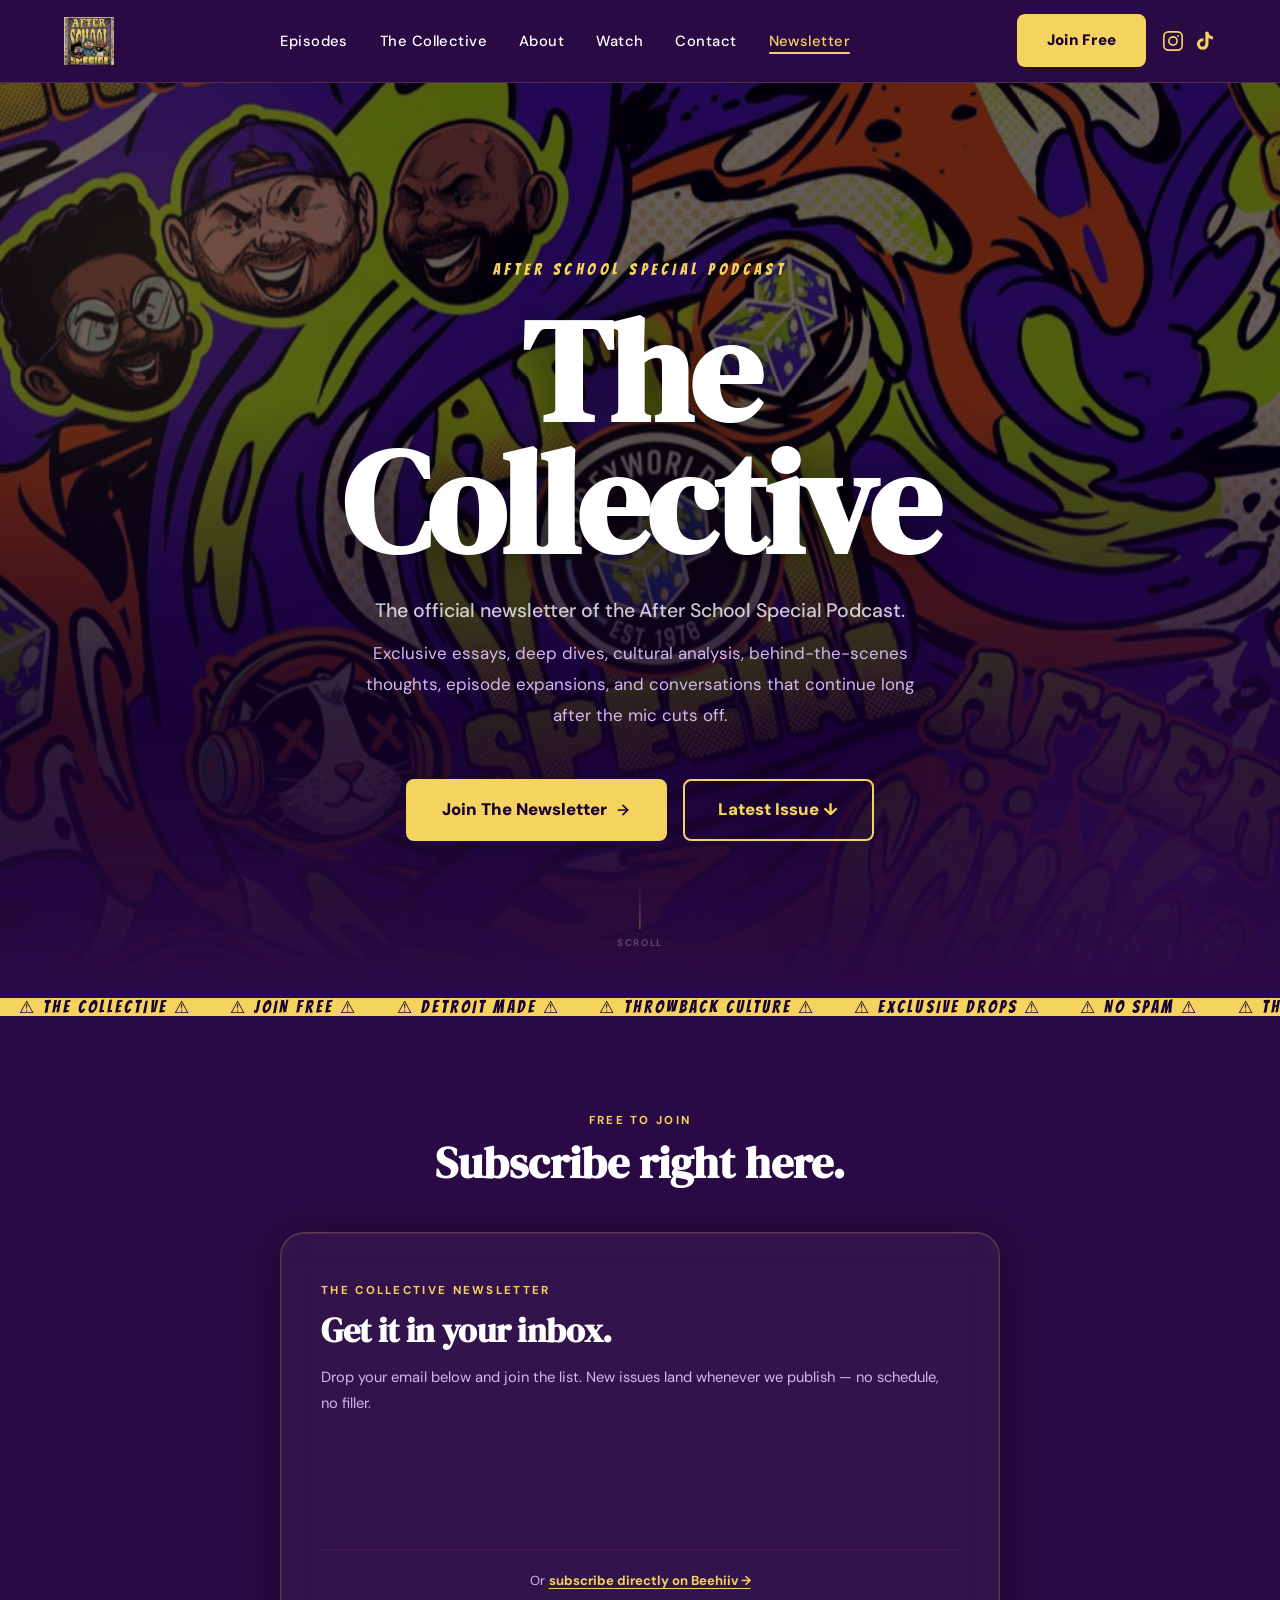
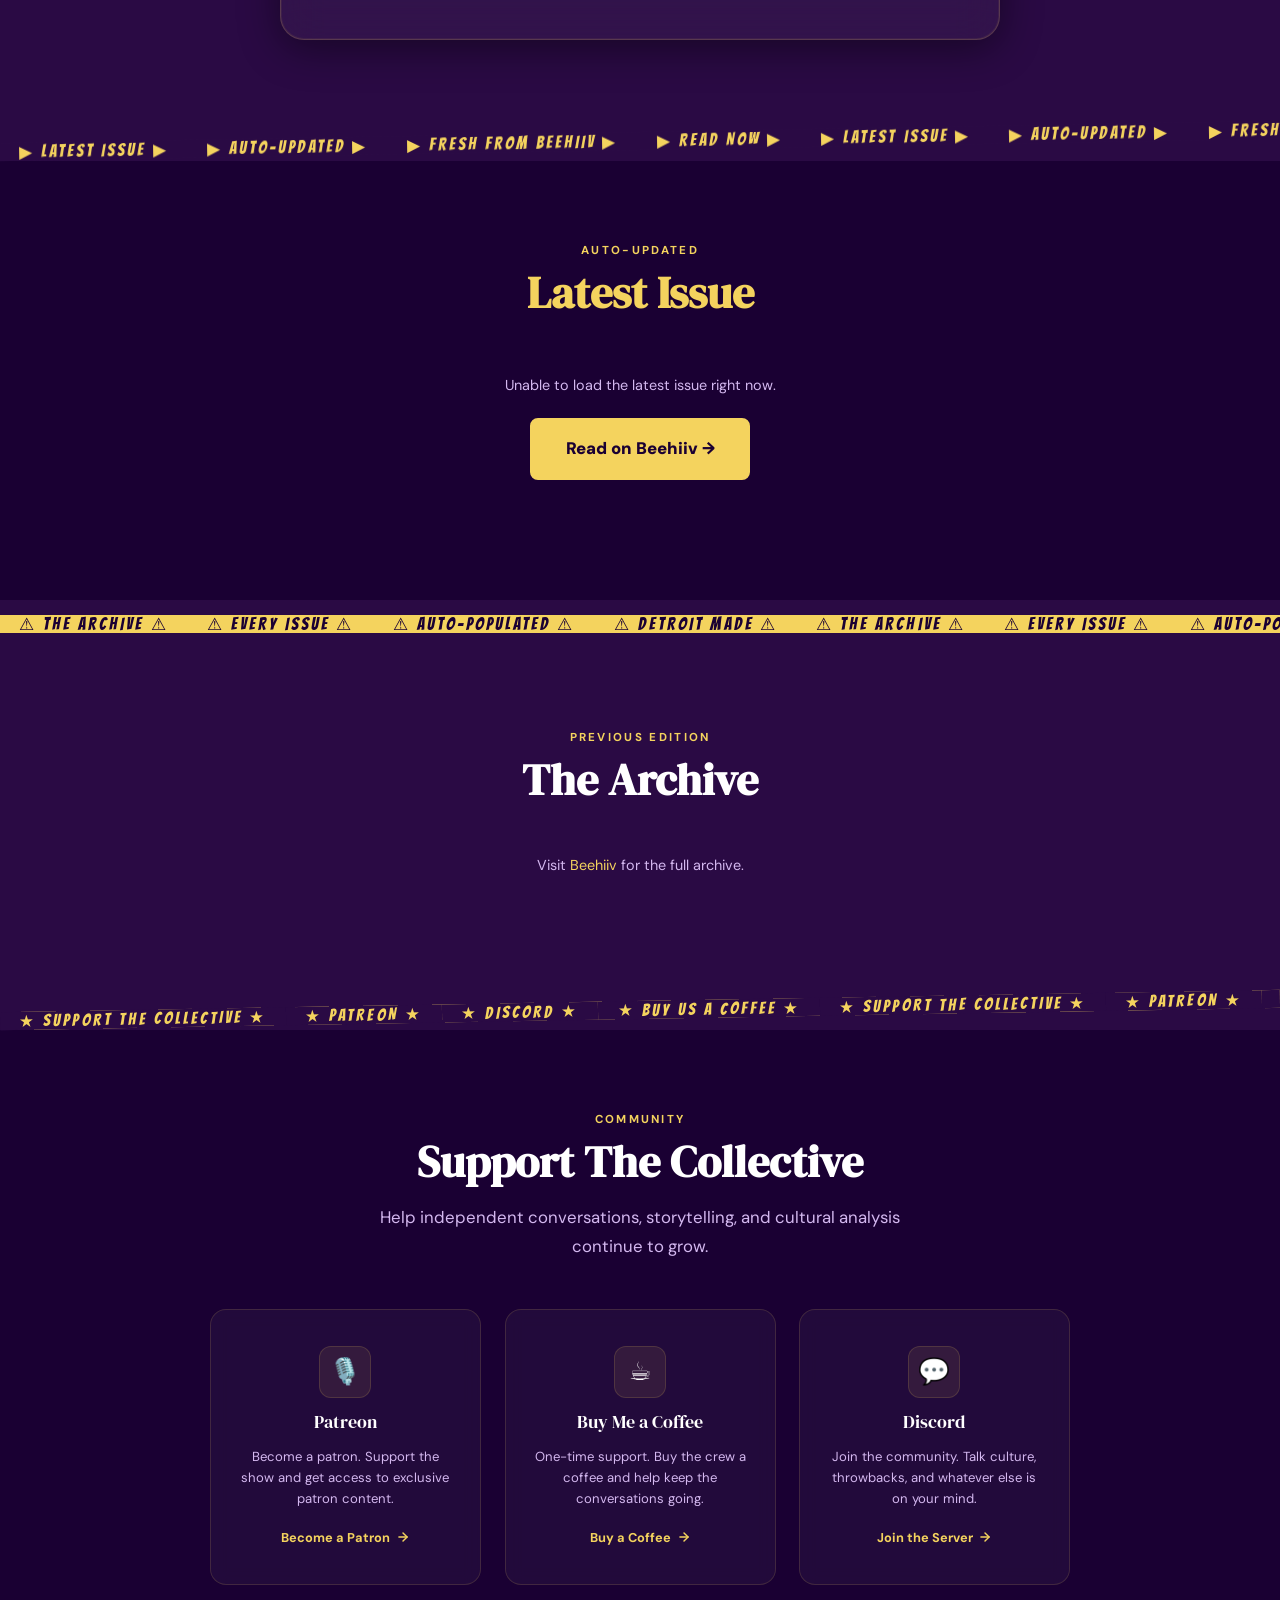
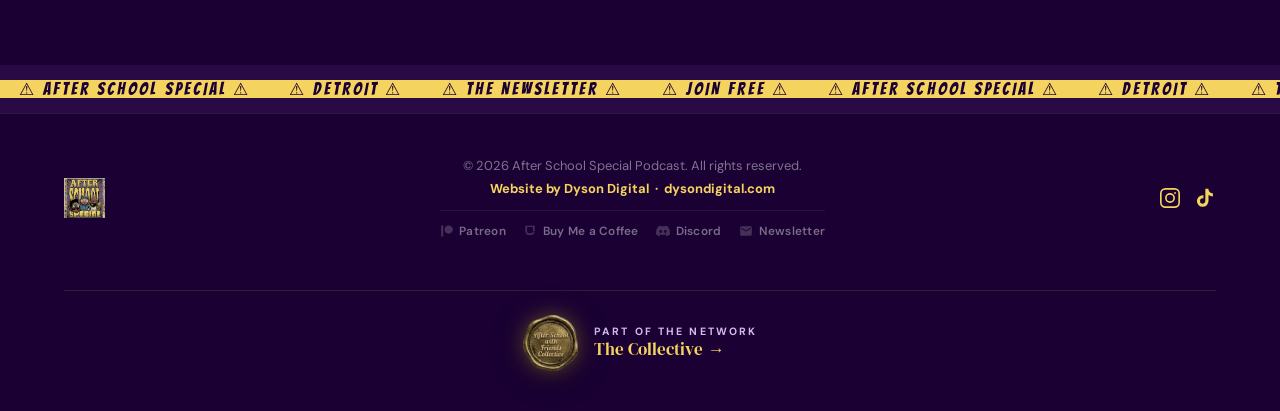
<file: newsletter.html>
<!DOCTYPE html>
<html lang="en">
<head>
  <!-- ── Google Analytics ── -->
  <script async src="https://www.googletagmanager.com/gtag/js?id=G-QT61DBW0RD"></script>
  <script>
    window.dataLayer = window.dataLayer || [];
    function gtag(){dataLayer.push(arguments);}
    gtag('js', new Date());
    gtag('config', 'G-QT61DBW0RD');
  </script>
  <!-- ── Microsoft Clarity ── -->
  <script type="text/javascript">
    (function(c,l,a,r,i,t,y){
        c[a]=c[a]||function(){(c[a].q=c[a].q||[]).push(arguments)};
        t=l.createElement(r);t.async=1;t.src="https://www.clarity.ms/tag/"+i;
        y=l.getElementsByTagName(r)[0];y.parentNode.insertBefore(t,y);
    })(window, document, "clarity", "script", "wgfy24dxlt");
  </script>

  <!-- ── Core Meta ── -->
  <meta charset="UTF-8">
  <meta name="viewport" content="width=device-width, initial-scale=1.0">
  <title>The Newsletter — After School Special Podcast</title>
  <meta name="description" content="The Collective — the official newsletter of the After School Special Podcast. Exclusive essays, deep dives, cultural analysis, behind-the-scenes thoughts, and episode expansions.">
  <link rel="canonical" href="https://afterschoolspecialpodcast.com/newsletter.html">

  <!-- ── Open Graph ── -->
  <meta property="og:title" content="The Newsletter — After School Special Podcast">
  <meta property="og:description" content="Exclusive essays, deep dives, cultural analysis, and conversations that continue long after the mic cuts off.">
  <meta property="og:image" content="https://afterschoolspecialpodcast.com/images/og-preview.jpg">
  <meta property="og:url" content="https://afterschoolspecialpodcast.com/newsletter.html">
  <meta property="og:type" content="website">

  <!-- ── Twitter Card ── -->
  <meta name="twitter:card" content="summary_large_image">
  <meta name="twitter:title" content="The Newsletter — After School Special Podcast">
  <meta name="twitter:description" content="Exclusive essays, deep dives, cultural analysis, and conversations that continue long after the mic cuts off.">
  <meta name="twitter:image" content="https://afterschoolspecialpodcast.com/images/og-preview.jpg">

  <!-- ── Favicon ── -->
  <link rel="icon" type="image/png" href="favicon.png">
  <link rel="apple-touch-icon" href="favicon.png">

  <!-- ── Theme Color ── -->
  <meta name="theme-color" content="#2a0a44">

  <!-- ── Stylesheet ── -->
  <link rel="stylesheet" href="style.css">

  <!-- ── Schema ── -->
  <script type="application/ld+json">
  {
    "@context": "https://schema.org",
    "@type": "PodcastSeries",
    "name": "After School Special Podcast",
    "description": "Detroit's premier throwback culture podcast hosted by Aaron, Double D, and Staffman.",
    "url": "https://afterschoolspecialpodcast.com",
    "image": "https://afterschoolspecialpodcast.com/images/og-preview.jpg",
    "author": [
      { "@type": "Person", "name": "Aaron" },
      { "@type": "Person", "name": "Double D" },
      { "@type": "Person", "name": "Staffman" }
    ]
  }
  </script>
</head>
<body>

  <!-- ══ NAVBAR ══ -->
  <header id="navbar" role="banner">
    <div class="container nav-inner">
      <a href="index.html" class="nav-logo" aria-label="After School Special Podcast — home">
        <img src="images/afterschoolspecialpodcastlogo.png" alt="After School Special Podcast logo" height="48" loading="lazy">
      </a>
      <nav aria-label="Main navigation">
        <ul class="nav-links">
          <li><a href="episodes.html">Episodes</a></li>
          <li><a href="collective.html">The Collective</a></li>
          <li><a href="about.html">About</a></li>
          <li><a href="watch.html">Watch</a></li>
          <li><a href="contact.html">Contact</a></li>
          <li><a href="newsletter.html" class="active">Newsletter</a></li>
        </ul>
      </nav>
      <div class="nav-right">
        <a href="https://afterschoolcollective.beehiiv.com/" target="_blank" rel="noopener noreferrer" class="btn-primary">Join Free</a>
        <div class="nav-icons" aria-label="Social media">
          <a href="https://www.instagram.com/afterschoolspecialpodcast/" target="_blank" rel="noopener noreferrer" aria-label="Instagram">
            <svg viewBox="0 0 24 24" fill="none" stroke="currentColor" stroke-width="1.8" stroke-linecap="round" stroke-linejoin="round" aria-hidden="true">
              <rect x="2" y="2" width="20" height="20" rx="5" ry="5"/>
              <circle cx="12" cy="12" r="4.5"/>
              <circle cx="17.5" cy="6.5" r="1" fill="currentColor" stroke="none"/>
            </svg>
          </a>
          <a href="https://www.tiktok.com/@afterschoolspecial3?_r=1&_t=ZP-95Q65GnrFPi" target="_blank" rel="noopener noreferrer" aria-label="TikTok">
            <svg viewBox="0 0 24 24" fill="currentColor" aria-hidden="true">
              <path d="M19.59 6.69a4.83 4.83 0 0 1-3.77-4.25V2h-3.45v13.67a2.89 2.89 0 0 1-2.88 2.5 2.89 2.89 0 0 1-2.89-2.89 2.89 2.89 0 0 1 2.89-2.89c.28 0 .54.04.79.1V9.01a6.33 6.33 0 0 0-.79-.05 6.34 6.34 0 0 0-6.34 6.34 6.34 6.34 0 0 0 6.34 6.34 6.34 6.34 0 0 0 6.33-6.34V8.72a8.2 8.2 0 0 0 4.78 1.52V6.79a4.85 4.85 0 0 1-1.01-.1z"/>
            </svg>
          </a>
        </div>
        <button class="hamburger" id="hamburgerBtn" type="button" aria-label="Open menu" aria-expanded="false" aria-controls="mobileMenu">
          <svg viewBox="0 0 24 24" fill="none" stroke="currentColor" stroke-width="2.5" stroke-linecap="round" aria-hidden="true">
            <line x1="3" y1="6" x2="21" y2="6"/>
            <line x1="3" y1="12" x2="21" y2="12"/>
            <line x1="3" y1="18" x2="21" y2="18"/>
          </svg>
        </button>
      </div>
    </div>
  </header>

  <!-- Mobile Menu -->
  <nav id="mobileMenu" class="mobile-menu" aria-label="Mobile navigation" aria-hidden="true">
    <button class="mobile-close" id="mobileClose" aria-label="Close menu">&#x2715;</button>
    <a href="episodes.html" class="mobile-link">Episodes</a>
    <a href="collective.html" class="mobile-link">The Collective</a>
    <a href="about.html" class="mobile-link">About</a>
    <a href="watch.html" class="mobile-link">Watch</a>
    <a href="contact.html" class="mobile-link">Contact</a>
    <a href="newsletter.html" class="mobile-link">Newsletter</a>
    <a href="https://afterschoolcollective.beehiiv.com/" target="_blank" rel="noopener noreferrer" class="btn-primary mobile-link">Join Free</a>
  </nav>


  <!-- ══════════════════════════════════════════════════════
       SECTION 1 — CINEMATIC HERO
       Full-viewport. Background: newsletterbackground.png
       Layers: image → dark overlay → gradient → glows → content
  ════════════════════════════════════════════════════════ -->
  <section class="nl-hero" aria-label="Newsletter hero — The Collective">

    <!-- Layer 0: Background image (GPU parallax via JS) -->
    <div class="nl-hero-img" id="nlHeroBg" role="img" aria-label="Newsletter background"></div>

    <!-- Layer 1: Dark translucent overlay -->
    <div class="nl-hero-overlay" aria-hidden="true"></div>

    <!-- Layer 2: Gradient — merges seamlessly into page below -->
    <div class="nl-hero-grad" aria-hidden="true"></div>

    <!-- Layer 3: Atmospheric animated glows -->
    <div class="nl-glow-1" aria-hidden="true"></div>
    <div class="nl-glow-2" aria-hidden="true"></div>
    <div class="nl-glow-3" aria-hidden="true"></div>

    <!-- Hero content -->
    <div class="nl-hero-content">
      <span class="nl-hero-eyebrow nl-reveal">After School Special Podcast</span>
      <h1 class="nl-hero-title nl-reveal nl-reveal--d1">The Collective</h1>
      <p class="nl-hero-sub nl-reveal nl-reveal--d2">The official newsletter of the After School Special Podcast.</p>
      <p class="nl-hero-body nl-reveal nl-reveal--d3">
        Exclusive essays, deep dives, cultural analysis, behind-the-scenes thoughts, episode expansions, and conversations that continue long after the mic cuts off.
      </p>
      <div class="nl-hero-ctas nl-reveal nl-reveal--d4">
        <a href="#nl-subscribe" class="nl-btn">
          Join The Newsletter
          <svg width="16" height="16" viewBox="0 0 24 24" fill="none" stroke="currentColor" stroke-width="2.5" stroke-linecap="round" stroke-linejoin="round" aria-hidden="true">
            <line x1="5" y1="12" x2="19" y2="12"/><polyline points="12 5 19 12 12 19"/>
          </svg>
        </a>
        <a href="#nl-latest" class="nl-btn nl-btn--outline">Latest Issue ↓</a>
      </div>
    </div>

    <!-- Scroll indicator -->
    <div class="nl-scroll-hint" aria-hidden="true">
      <div class="nl-scroll-line"></div>
      <span>scroll</span>
    </div>

  </section>


  <!-- CAUTION TAPE -->
  <div class="caution-tape caution-tape--ybk" role="presentation" aria-hidden="true">
    <div class="caution-tape-inner">
      <span>⚠ THE COLLECTIVE ⚠</span><span>⚠ JOIN FREE ⚠</span><span>⚠ DETROIT MADE ⚠</span><span>⚠ THROWBACK CULTURE ⚠</span><span>⚠ EXCLUSIVE DROPS ⚠</span><span>⚠ NO SPAM ⚠</span>
      <span>⚠ THE COLLECTIVE ⚠</span><span>⚠ JOIN FREE ⚠</span><span>⚠ DETROIT MADE ⚠</span><span>⚠ THROWBACK CULTURE ⚠</span><span>⚠ EXCLUSIVE DROPS ⚠</span><span>⚠ NO SPAM ⚠</span>
    </div>
  </div>


  <!-- ══════════════════════════════════════════════════════
       SECTION 2 — BEEHIIV INLINE SIGNUP
       Script-driven embed. Wrapper styled in style.css only.
       No inline styles. No iframe.
  ════════════════════════════════════════════════════════ -->
  <section class="nl-embed-section" aria-labelledby="nl-embed-heading" id="nl-subscribe">
    <div class="container">
      <div class="text-center">
        <span class="section-label nl-reveal">Free to join</span>
        <h2 class="section-heading nl-reveal nl-reveal--d1" id="nl-embed-heading">Subscribe right here.</h2>
      </div>

      <div class="nl-embed-card nl-reveal nl-reveal--d2">
        <span class="nl-embed-label">The Collective Newsletter</span>
        <h3 class="nl-embed-headline">Get it in your inbox.</h3>
        <p class="nl-embed-sub">
          Drop your email below and join the list. New issues land whenever we publish — no schedule, no filler.
        </p>

        <!-- Beehiiv script embed — form injected by loader.js -->
        <div class="nl-embed-form-wrap">
          <script async src="https://subscribe-forms.beehiiv.com/v3/loader.js" data-beehiiv-form="f3ea8dd4-c47c-479d-93d2-cd69a1bfd819"></script>
        </div>

        <p class="nl-embed-fallback-btn">
          Or <a href="https://afterschoolcollective.beehiiv.com/" target="_blank" rel="noopener noreferrer">subscribe directly on Beehiiv →</a>
        </p>
      </div>
    </div>
  </section>


  <!-- CAUTION TAPE -->
  <div class="caution-tape caution-tape--pgold" role="presentation" aria-hidden="true">
    <div class="caution-tape-inner">
      <span>▶ LATEST ISSUE ▶</span><span>▶ AUTO-UPDATED ▶</span><span>▶ FRESH FROM BEEHIIV ▶</span><span>▶ READ NOW ▶</span>
      <span>▶ LATEST ISSUE ▶</span><span>▶ AUTO-UPDATED ▶</span><span>▶ FRESH FROM BEEHIIV ▶</span><span>▶ READ NOW ▶</span>
    </div>
  </div>


  <!-- ══════════════════════════════════════════════════════
       SECTION 3 — LATEST ISSUE (RSS auto-updated)
       JS fetches https://rss.beehiiv.com/feeds/LnBbDXdfm1.xml
       Parses newest item → displays title, date, excerpt, CTA.
       Updates automatically every time a new issue is published.
  ════════════════════════════════════════════════════════ -->
  <section class="nl-latest-section" aria-labelledby="nl-latest-heading" id="nl-latest">
    <div class="container">
      <div class="text-center">
        <span class="section-label nl-reveal">Auto-Updated</span>
        <h2 class="section-heading nl-reveal nl-reveal--d1" id="nl-latest-heading">Latest Issue</h2>
      </div>

      <!-- JS populates this container -->
      <div id="nlLatestContainer" aria-live="polite" aria-atomic="true">
        <div class="nl-latest-loading" aria-label="Loading latest issue">
          <p>Loading latest issue&hellip;</p>
        </div>
      </div>
    </div>
  </section>


  <!-- CAUTION TAPE -->
  <div class="caution-tape caution-tape--ybk" role="presentation" aria-hidden="true">
    <div class="caution-tape-inner">
      <span>⚠ THE ARCHIVE ⚠</span><span>⚠ EVERY ISSUE ⚠</span><span>⚠ AUTO-POPULATED ⚠</span><span>⚠ DETROIT MADE ⚠</span>
      <span>⚠ THE ARCHIVE ⚠</span><span>⚠ EVERY ISSUE ⚠</span><span>⚠ AUTO-POPULATED ⚠</span><span>⚠ DETROIT MADE ⚠</span>
    </div>
  </div>


  <!-- ══════════════════════════════════════════════════════
       SECTION 4 — ARCHIVE (RSS auto-populated)
       Same RSS feed. Skips newest item (shown above).
       Shows up to 9 older issues in a responsive grid.
  ════════════════════════════════════════════════════════ -->
  <section class="nl-archive-section" aria-labelledby="nl-archive-heading">
    <div class="container">
      <div class="text-center">
        <span class="section-label nl-reveal">Previous Edition</span>
        <h2 class="section-heading nl-reveal nl-reveal--d1" id="nl-archive-heading">The Archive</h2>
      </div>

      <!-- JS populates this container -->
      <div id="nlArchiveContainer" aria-live="polite" aria-atomic="true">
        <div class="nl-archive-loading" aria-label="Loading archive">
          <p>Loading archive&hellip;</p>
        </div>
      </div>
    </div>
  </section>


  <!-- CAUTION TAPE -->
  <div class="caution-tape caution-tape--pgold" role="presentation" aria-hidden="true">
    <div class="caution-tape-inner">
      <span>★ SUPPORT THE COLLECTIVE ★</span><span>★ PATREON ★</span><span>★ DISCORD ★</span><span>★ BUY US A COFFEE ★</span>
      <span>★ SUPPORT THE COLLECTIVE ★</span><span>★ PATREON ★</span><span>★ DISCORD ★</span><span>★ BUY US A COFFEE ★</span>
    </div>
  </div>


  <!-- ══════════════════════════════════════════════════════
       SECTION 5 — SUPPORT
  ════════════════════════════════════════════════════════ -->
  <section class="nl-support-section" aria-labelledby="nl-support-heading">
    <div class="container">
      <span class="section-label nl-reveal">Community</span>
      <h2 class="section-heading nl-reveal nl-reveal--d1" id="nl-support-heading">Support The Collective</h2>
      <p class="nl-support-sub nl-reveal nl-reveal--d2">
        Help independent conversations, storytelling, and cultural analysis continue to grow.
      </p>

      <div class="nl-support-grid">

        <a href="https://patreon.com/AfterSchoolSpecialPodcast?utm_medium=unknown&utm_source=join_link&utm_campaign=creatorshare_creator&utm_content=copyLink"
           target="_blank" rel="noopener noreferrer"
           class="nl-support-card nl-reveal"
           aria-label="Support on Patreon">
          <div class="nl-support-icon" aria-hidden="true">🎙️</div>
          <span class="nl-support-name">Patreon</span>
          <p class="nl-support-desc">Become a patron. Support the show and get access to exclusive patron content.</p>
          <span class="nl-support-action">
            Become a Patron
            <svg width="14" height="14" viewBox="0 0 24 24" fill="none" stroke="currentColor" stroke-width="2.5" stroke-linecap="round" stroke-linejoin="round" aria-hidden="true">
              <line x1="5" y1="12" x2="19" y2="12"/><polyline points="12 5 19 12 12 19"/>
            </svg>
          </span>
        </a>

        <a href="https://buymeacoffee.com/afterschoolspe3"
           target="_blank" rel="noopener noreferrer"
           class="nl-support-card nl-reveal nl-reveal--d1"
           aria-label="Buy us a coffee">
          <div class="nl-support-icon" aria-hidden="true">☕</div>
          <span class="nl-support-name">Buy Me a Coffee</span>
          <p class="nl-support-desc">One-time support. Buy the crew a coffee and help keep the conversations going.</p>
          <span class="nl-support-action">
            Buy a Coffee
            <svg width="14" height="14" viewBox="0 0 24 24" fill="none" stroke="currentColor" stroke-width="2.5" stroke-linecap="round" stroke-linejoin="round" aria-hidden="true">
              <line x1="5" y1="12" x2="19" y2="12"/><polyline points="12 5 19 12 12 19"/>
            </svg>
          </span>
        </a>

        <a href="https://discord.gg/FqR2VqHaZ"
           target="_blank" rel="noopener noreferrer"
           class="nl-support-card nl-reveal nl-reveal--d2"
           aria-label="Join our Discord community">
          <div class="nl-support-icon" aria-hidden="true">💬</div>
          <span class="nl-support-name">Discord</span>
          <p class="nl-support-desc">Join the community. Talk culture, throwbacks, and whatever else is on your mind.</p>
          <span class="nl-support-action">
            Join the Server
            <svg width="14" height="14" viewBox="0 0 24 24" fill="none" stroke="currentColor" stroke-width="2.5" stroke-linecap="round" stroke-linejoin="round" aria-hidden="true">
              <line x1="5" y1="12" x2="19" y2="12"/><polyline points="12 5 19 12 12 19"/>
            </svg>
          </span>
        </a>

      </div>
    </div>
  </section>


  <!-- CAUTION TAPE -->
  <div class="caution-tape caution-tape--ybk" role="presentation" aria-hidden="true">
    <div class="caution-tape-inner">
      <span>⚠ AFTER SCHOOL SPECIAL ⚠</span><span>⚠ DETROIT ⚠</span><span>⚠ THE NEWSLETTER ⚠</span><span>⚠ JOIN FREE ⚠</span>
      <span>⚠ AFTER SCHOOL SPECIAL ⚠</span><span>⚠ DETROIT ⚠</span><span>⚠ THE NEWSLETTER ⚠</span><span>⚠ JOIN FREE ⚠</span>
    </div>
  </div>


  <!-- ══ FOOTER ══ -->
  <footer role="contentinfo">
    <div class="container footer-inner">
      <a href="index.html" class="footer-logo" aria-label="After School Special Podcast home">
        <img src="images/afterschoolspecialpodcastlogo.png" alt="After School Special Podcast" height="40" loading="lazy">
      </a>
      <div class="footer-center">
        <p>&copy; 2026 After School Special Podcast. All rights reserved.</p>
        <p class="footer-credit">Website by <a href="https://dysondigital.com" target="_blank" rel="noopener noreferrer">Dyson Digital</a> &nbsp;&middot;&nbsp; dysondigital.com</p>
        <div class="footer-support-links">
          <a href="https://patreon.com/AfterSchoolSpecialPodcast?utm_medium=unknown&utm_source=join_link&utm_campaign=creatorshare_creator&utm_content=copyLink" target="_blank" rel="noopener noreferrer" class="footer-support-link" aria-label="Support on Patreon">
            <svg width="14" height="14" viewBox="0 0 24 24" fill="currentColor" aria-hidden="true"><path d="M14.82 2.41C18.78 2.41 22 5.65 22 9.62c0 3.96-3.22 7.18-7.18 7.18-3.96 0-7.18-3.22-7.18-7.18 0-3.97 3.22-7.21 7.18-7.21zM2 21.6h3.5V2.41H2V21.6z"/></svg>
            Patreon
          </a>
          <a href="https://buymeacoffee.com/afterschoolspe3" target="_blank" rel="noopener noreferrer" class="footer-support-link" aria-label="Buy us a coffee">
            <svg width="14" height="14" viewBox="0 0 24 24" fill="currentColor" aria-hidden="true"><path d="M20 3H4v10c0 3.31 2.69 6 6 6h4c3.31 0 6-2.69 6-6V3zM7 13V5h10v8c0 1.66-1.34 3-3 3h-4c-1.66 0-3-1.34-3-3zm12 1h-1v-2h1c.55 0 1 .45 1 1s-.45 1-1 1z"/></svg>
            Buy Me a Coffee
          </a>
          <a href="https://discord.gg/FqR2VqHaZ" target="_blank" rel="noopener noreferrer" class="footer-support-link" aria-label="Join our Discord">
            <svg width="14" height="14" viewBox="0 0 24 24" fill="currentColor" aria-hidden="true"><path d="M20.317 4.37a19.791 19.791 0 0 0-4.885-1.515.074.074 0 0 0-.079.037c-.21.375-.444.864-.608 1.25a18.27 18.27 0 0 0-5.487 0 12.64 12.64 0 0 0-.617-1.25.077.077 0 0 0-.079-.037A19.736 19.736 0 0 0 3.677 4.37a.07.07 0 0 0-.032.027C.533 9.046-.32 13.58.099 18.057a.082.082 0 0 0 .031.057 19.9 19.9 0 0 0 5.993 3.03.078.078 0 0 0 .084-.028c.462-.63.874-1.295 1.226-1.994a.076.076 0 0 0-.041-.106 13.107 13.107 0 0 1-1.872-.892.077.077 0 0 1-.008-.128 10.2 10.2 0 0 0 .372-.292.074.074 0 0 1 .077-.01c3.928 1.793 8.18 1.793 12.062 0a.074.074 0 0 1 .078.01c.12.098.246.198.373.292a.077.077 0 0 1-.006.127 12.299 12.299 0 0 1-1.873.892.077.077 0 0 0-.041.107c.36.698.772 1.362 1.225 1.993a.076.076 0 0 0 .084.028 19.839 19.839 0 0 0 6.002-3.03.077.077 0 0 0 .032-.054c.5-5.177-.838-9.674-3.549-13.66a.061.061 0 0 0-.031-.03zM8.02 15.33c-1.183 0-2.157-1.085-2.157-2.419 0-1.333.956-2.419 2.157-2.419 1.21 0 2.176 1.096 2.157 2.42 0 1.333-.956 2.418-2.157 2.418zm7.975 0c-1.183 0-2.157-1.085-2.157-2.419 0-1.333.955-2.419 2.157-2.419 1.21 0 2.176 1.096 2.157 2.42 0 1.333-.946 2.418-2.157 2.418z"/></svg>
            Discord
          </a>
          <a href="newsletter.html" class="footer-support-link" aria-label="Newsletter">
            <svg width="14" height="14" viewBox="0 0 24 24" fill="currentColor" aria-hidden="true"><path d="M20 4H4c-1.1 0-2 .9-2 2v12c0 1.1.9 2 2 2h16c1.1 0 2-.9 2-2V6c0-1.1-.9-2-2-2zm0 4l-8 5-8-5V6l8 5 8-5v2z"/></svg>
            Newsletter
          </a>
        </div>
      </div>
      <div class="footer-right" aria-label="Social links">
        <a href="https://www.instagram.com/afterschoolspecialpodcast/" target="_blank" rel="noopener noreferrer" aria-label="Instagram">
          <svg viewBox="0 0 24 24" fill="none" stroke="currentColor" stroke-width="1.8" stroke-linecap="round" stroke-linejoin="round" aria-hidden="true">
            <rect x="2" y="2" width="20" height="20" rx="5" ry="5"/>
            <circle cx="12" cy="12" r="4.5"/>
            <circle cx="17.5" cy="6.5" r="1" fill="currentColor" stroke="none"/>
          </svg>
        </a>
        <a href="https://www.tiktok.com/@afterschoolspecial3?_r=1&_t=ZP-95Q65GnrFPi" target="_blank" rel="noopener noreferrer" aria-label="TikTok">
          <svg viewBox="0 0 24 24" fill="currentColor" aria-hidden="true">
            <path d="M19.59 6.69a4.83 4.83 0 0 1-3.77-4.25V2h-3.45v13.67a2.89 2.89 0 0 1-2.88 2.5 2.89 2.89 0 0 1-2.89-2.89 2.89 2.89 0 0 1 2.89-2.89c.28 0 .54.04.79.1V9.01a6.33 6.33 0 0 0-.79-.05 6.34 6.34 0 0 0-6.34 6.34 6.34 6.34 0 0 0 6.34 6.34 6.34 6.34 0 0 0 6.33-6.34V8.72a8.2 8.2 0 0 0 4.78 1.52V6.79a4.85 4.85 0 0 1-1.01-.1z"/>
          </svg>
        </a>
      </div>
      <div class="footer-collective">
        <a href="collective.html" aria-label="The Collective">
          <img src="images/collective-stamp.png" alt="" class="footer-collective-stamp" loading="lazy">
        </a>
        <div class="footer-collective-text">
          <span class="footer-collective-eyebrow">Part of the Network</span>
          <a href="collective.html" class="footer-collective-link">The Collective <span class="fc-arrow" aria-hidden="true">→</span></a>
        </div>
      </div>
    </div>
  </footer>


  <!-- ══════════════════════════════════════════════════════
       SCRIPTS
       1. Hamburger — exact same pattern as all existing pages
       2. Scroll reveal — IntersectionObserver, no layout thrash
       3. Parallax hero — RAF, GPU-only translate3d
       4. Lazy background image load — no CLS
       5. RSS feed — fetch latest + archive from Beehiiv
  ════════════════════════════════════════════════════════ -->
  <script>
    (function () {
      'use strict';

      /* ════════════════════════════════════════════
         1. HAMBURGER — matches existing site pattern exactly
      ════════════════════════════════════════════ */
      var hamburgerBtn = document.getElementById('hamburgerBtn');
      var mobileMenu   = document.getElementById('mobileMenu');
      var mobileClose  = document.getElementById('mobileClose');
      var navbar       = document.getElementById('navbar');

      if (hamburgerBtn && mobileMenu) {
        function isOpen() { return mobileMenu.classList.contains('open'); }
        function setMenuOpen(shouldBeOpen) {
          var open = mobileMenu.classList.toggle('open', shouldBeOpen);
          document.body.classList.toggle('menu-open', open);
          mobileMenu.setAttribute('aria-hidden', open ? 'false' : 'true');
          hamburgerBtn.setAttribute('aria-expanded', open ? 'true' : 'false');
          hamburgerBtn.setAttribute('aria-label', open ? 'Close menu' : 'Open menu');
          if (navbar) navbar.style.zIndex = open ? '1300' : '';
        }
        function closeMenu() { setMenuOpen(false); }

        hamburgerBtn.addEventListener('click', function (e) {
          e.preventDefault();
          e.stopPropagation();
          setMenuOpen(!isOpen());
        });
        if (mobileClose) {
          mobileClose.addEventListener('click', function (e) {
            e.preventDefault();
            e.stopPropagation();
            closeMenu();
          });
        }
        mobileMenu.addEventListener('click', function (e) {
          var anchor = e.target && e.target.closest && e.target.closest('a');
          if (anchor && mobileMenu.contains(anchor)) closeMenu();
        });
        document.addEventListener('keydown', function (e) {
          if ((e.key === 'Escape' || e.key === 'Esc') && isOpen()) closeMenu();
        });
        window.addEventListener('hashchange', closeMenu);
        window.addEventListener('resize', function () {
          if (window.innerWidth > 767 && isOpen()) closeMenu();
        });
        window.addEventListener('pageshow', closeMenu);
      }

      /* ════════════════════════════════════════════
         2. SCROLL REVEAL — IntersectionObserver
         No scroll listeners. GPU-only opacity+transform.
      ════════════════════════════════════════════ */
      var prefersReduced = window.matchMedia('(prefers-reduced-motion: reduce)').matches;
      var revealEls = document.querySelectorAll('.nl-reveal');

      if (revealEls.length) {
        if (prefersReduced) {
          revealEls.forEach(function (el) { el.classList.add('nl-revealed'); });
        } else {
          var revealObs = new IntersectionObserver(function (entries) {
            entries.forEach(function (entry) {
              if (entry.isIntersecting) {
                entry.target.classList.add('nl-revealed');
                revealObs.unobserve(entry.target);
              }
            });
          }, { threshold: 0.1, rootMargin: '0px 0px -40px 0px' });
          revealEls.forEach(function (el) { revealObs.observe(el); });
        }
      }

      /* ════════════════════════════════════════════
         3. PARALLAX HERO — RAF, compositor-only
         Moves only .nl-hero-img via translate3d.
         No repaints. No layout thrash. Capped offset.
      ════════════════════════════════════════════ */
      var parallaxEl = document.getElementById('nlHeroBg');
      if (parallaxEl && !prefersReduced) {
        var FACTOR  = 0.25;
        var MAX_PX  = 80;
        var ticking = false;

        function applyParallax() {
          var scrollY = window.pageYOffset;
          var heroEl  = parallaxEl.closest('.nl-hero');
          if (heroEl) {
            var rect = heroEl.getBoundingClientRect();
            if (rect.bottom < 0 || rect.top > window.innerHeight) {
              ticking = false;
              return;
            }
          }
          var offset = Math.min(scrollY * FACTOR, MAX_PX);
          parallaxEl.style.transform = 'translate3d(0,' + offset + 'px,0)';
          ticking = false;
        }

        window.addEventListener('scroll', function () {
          if (!ticking) {
            window.requestAnimationFrame(applyParallax);
            ticking = true;
          }
        }, { passive: true });

        applyParallax();
      }

      /* ════════════════════════════════════════════
         4. LAZY BACKGROUND LOAD — no CLS
         Image() preloader fires onload → fade in.
      ════════════════════════════════════════════ */
      if (parallaxEl) {
        var bgImg = new window.Image();
        bgImg.onload = function () { parallaxEl.classList.add('nl-img-loaded'); };
        bgImg.onerror = function () {
          parallaxEl.style.background = 'var(--bg-deeper)';
          parallaxEl.classList.add('nl-img-loaded');
        };
        bgImg.src = 'images/newsletterbackground.png';
      }

      /* ════════════════════════════════════════════
         5. RSS FEED — Beehiiv auto-update (optimized)
         Fetches https://rss.beehiiv.com/feeds/LnBbDXdfm1.xml
         Order: session cache (instant) → direct fetch (fast) →
         CORS proxy fallback (timeout-guarded, never hangs).
         Latest issue → #nlLatestContainer
         Previous issue only → #nlArchiveContainer
         Updates automatically with each new publish.
      ════════════════════════════════════════════ */
      var RSS_URL    = 'https://rss.beehiiv.com/feeds/LnBbDXdfm1.xml';
      var PROXY_URL  = 'https://api.allorigins.win/raw?url=' + encodeURIComponent(RSS_URL);
      var MAX_ARCHIVE = 1; /* latest issue + previous edition only */
      var CACHE_KEY    = 'assp_newsletter_rss_v1';
      var CACHE_TTL_MS = 15 * 60 * 1000; /* 15 minutes — keeps feed fresh, avoids refetching every visit */

      function formatDate(dateStr) {
        try {
          var d = new Date(dateStr);
          return d.toLocaleDateString('en-US', { year: 'numeric', month: 'long', day: 'numeric' });
        } catch (e) { return dateStr; }
      }

      function stripHTML(html) {
        var tmp = document.createElement('div');
        tmp.innerHTML = html || '';
        return (tmp.textContent || tmp.innerText || '').trim();
      }

      function truncate(text, maxLen) {
        if (!text || text.length <= maxLen) return text;
        return text.slice(0, maxLen).replace(/\s+\S*$/, '') + '…';
      }

      function getImageFromItem(item) {
        /* Try media:content, enclosure, then og image in content */
        var media = item.querySelector('content') ||
                    item.querySelector('enclosure') ||
                    item.querySelector('thumbnail');
        if (media) {
          return media.getAttribute('url') || media.getAttribute('src') || null;
        }
        /* Fallback: look for <img> in encoded content */
        var encoded = item.querySelector('encoded');
        if (encoded) {
          var m = encoded.textContent.match(/<img[^>]+src=["']([^"']+)["']/i);
          if (m) return m[1];
        }
        return null;
      }

      function buildLatestCard(item) {
        var title   = item.querySelector('title')       ? item.querySelector('title').textContent.trim()       : 'Latest Issue';
        var link    = item.querySelector('link')        ? item.querySelector('link').textContent.trim()        : 'https://afterschoolcollective.beehiiv.com/';
        var pubDate = item.querySelector('pubDate')     ? item.querySelector('pubDate').textContent.trim()     : '';
        var desc    = item.querySelector('description') ? item.querySelector('description').textContent.trim() : '';
        var imgSrc  = getImageFromItem(item);

        var excerpt = truncate(stripHTML(desc), 280);
        var dateStr = formatDate(pubDate);

        var imgHTML = imgSrc
          ? '<img src="' + imgSrc + '" alt="" class="nl-latest-img" loading="lazy">'
          : '';

        return '<div class="nl-latest-card nl-reveal">' +
               imgHTML +
               '<div class="nl-latest-body">' +
               '<span class="nl-latest-date">' + dateStr + '</span>' +
               '<h3 class="nl-latest-title">' + title + '</h3>' +
               '<p class="nl-latest-excerpt">' + excerpt + '</p>' +
               '<a href="' + link + '" target="_blank" rel="noopener noreferrer" class="nl-btn">' +
               'Read Full Issue' +
               '<svg width="16" height="16" viewBox="0 0 24 24" fill="none" stroke="currentColor" stroke-width="2.5" stroke-linecap="round" stroke-linejoin="round" aria-hidden="true"><line x1="5" y1="12" x2="19" y2="12"/><polyline points="12 5 19 12 12 19"/></svg>' +
               '</a>' +
               '</div></div>';
      }

      function buildArchiveCard(item) {
        var title   = item.querySelector('title')       ? item.querySelector('title').textContent.trim()       : 'Issue';
        var link    = item.querySelector('link')        ? item.querySelector('link').textContent.trim()        : 'https://afterschoolcollective.beehiiv.com/';
        var pubDate = item.querySelector('pubDate')     ? item.querySelector('pubDate').textContent.trim()     : '';
        var desc    = item.querySelector('description') ? item.querySelector('description').textContent.trim() : '';

        var excerpt = truncate(stripHTML(desc), 160);
        var dateStr = formatDate(pubDate);

        return '<div class="nl-archive-card nl-reveal">' +
               '<span class="nl-archive-date">' + dateStr + '</span>' +
               '<h3 class="nl-archive-title">' + title + '</h3>' +
               '<p class="nl-archive-excerpt">' + excerpt + '</p>' +
               '<a href="' + link + '" target="_blank" rel="noopener noreferrer" class="nl-archive-link">' +
               'Read Issue' +
               '<svg width="14" height="14" viewBox="0 0 24 24" fill="none" stroke="currentColor" stroke-width="2.5" stroke-linecap="round" stroke-linejoin="round" aria-hidden="true"><line x1="5" y1="12" x2="19" y2="12"/><polyline points="12 5 19 12 12 19"/></svg>' +
               '</a>' +
               '</div>';
      }

      function renderRSS(xmlDoc) {
        var items   = Array.from(xmlDoc.querySelectorAll('item'));
        var latestEl = document.getElementById('nlLatestContainer');
        var archiveEl = document.getElementById('nlArchiveContainer');

        if (!items.length) {
          if (latestEl)  latestEl.innerHTML  = '<div class="nl-latest-error"><p>No issues found yet.</p><a href="https://afterschoolcollective.beehiiv.com/" target="_blank" rel="noopener noreferrer" class="nl-btn">Visit Beehiiv →</a></div>';
          if (archiveEl) archiveEl.innerHTML = '<div class="nl-archive-loading"><p>No archive yet.</p></div>';
          return;
        }

        /* Latest = items[0] */
        if (latestEl) {
          latestEl.innerHTML = buildLatestCard(items[0]);
        }

        /* Archive = items[1..MAX_ARCHIVE] */
        if (archiveEl) {
          var archiveItems = items.slice(1, MAX_ARCHIVE + 1);
          if (archiveItems.length === 0) {
            archiveEl.innerHTML = '<div class="nl-archive-loading"><p>More issues coming soon.</p></div>';
          } else {
            archiveEl.innerHTML = '<div class="nl-archive-grid">' +
              archiveItems.map(buildArchiveCard).join('') +
              '</div>';
          }
        }

        /* Re-observe newly inserted reveal elements */
        if (!prefersReduced && typeof revealObs !== 'undefined') {
          document.querySelectorAll('.nl-reveal:not(.nl-revealed)').forEach(function (el) {
            revealObs.observe(el);
          });
        } else {
          document.querySelectorAll('.nl-reveal').forEach(function (el) {
            el.classList.add('nl-revealed');
          });
        }
      }

      function handleRSSError() {
        var latestEl  = document.getElementById('nlLatestContainer');
        var archiveEl = document.getElementById('nlArchiveContainer');
        var fallback  = '<div class="nl-latest-error">' +
                        '<p>Unable to load the latest issue right now.</p>' +
                        '<a href="https://afterschoolcollective.beehiiv.com/" target="_blank" rel="noopener noreferrer" class="nl-btn">Read on Beehiiv →</a>' +
                        '</div>';
        if (latestEl)  latestEl.innerHTML  = fallback;
        if (archiveEl) archiveEl.innerHTML = '<div class="nl-archive-loading"><p>Visit <a href="https://afterschoolcollective.beehiiv.com/" target="_blank" rel="noopener noreferrer" class="nl-archive-accent-link">Beehiiv</a> for the full archive.</p></div>';
      }

      /* ── Performance helpers ── */
      function fetchWithTimeout(url, ms) {
        return Promise.race([
          fetch(url),
          new Promise(function (_, reject) {
            setTimeout(function () { reject(new Error('timeout')); }, ms);
          })
        ]);
      }

      function getCachedFeed() {
        try {
          var raw = sessionStorage.getItem(CACHE_KEY);
          if (!raw) return null;
          var parsed = JSON.parse(raw);
          if (!parsed || (Date.now() - parsed.t) > CACHE_TTL_MS) return null;
          return parsed.xml;
        } catch (e) { return null; }
      }

      function setCachedFeed(xmlText) {
        try {
          sessionStorage.setItem(CACHE_KEY, JSON.stringify({ t: Date.now(), xml: xmlText }));
        } catch (e) { /* storage unavailable — fail silently, not critical */ }
      }

      function parseAndRender(xmlText) {
        var parser = new DOMParser();
        var xmlDoc = parser.parseFromString(xmlText, 'text/xml');
        if (xmlDoc.querySelector('parsererror')) throw new Error('XML parse error');
        return xmlDoc;
      }

      /* ── Load sequence: cache → direct fetch (fast) → proxy fallback (timeout-guarded) ── */
      function loadRSS() {
        /* 1. Instant render from session cache if fresh — zero network wait */
        var cached = getCachedFeed();
        if (cached) {
          try {
            renderRSS(parseAndRender(cached));
            return;
          } catch (e) { /* cache corrupted — fall through to network */ }
        }

        /* 2. Try direct fetch first — fails fast if CORS blocked, succeeds fast if allowed */
        fetchWithTimeout(RSS_URL, 5000)
          .then(function (res) {
            if (!res.ok) throw new Error('bad status');
            return res.text();
          })
          .then(function (text) {
            var xmlDoc = parseAndRender(text);
            setCachedFeed(text);
            renderRSS(xmlDoc);
          })
          .catch(function () {
            /* 3. Fall back to CORS proxy, time-boxed so a slow proxy never hangs the page */
            fetchWithTimeout(PROXY_URL, 7000)
              .then(function (res) {
                if (!res.ok) throw new Error('bad status');
                return res.text();
              })
              .then(function (text) {
                var xmlDoc = parseAndRender(text);
                setCachedFeed(text);
                renderRSS(xmlDoc);
              })
              .catch(handleRSSError);
          });
      }

      loadRSS();

    })();
  </script>
</body>
</html>
</file>
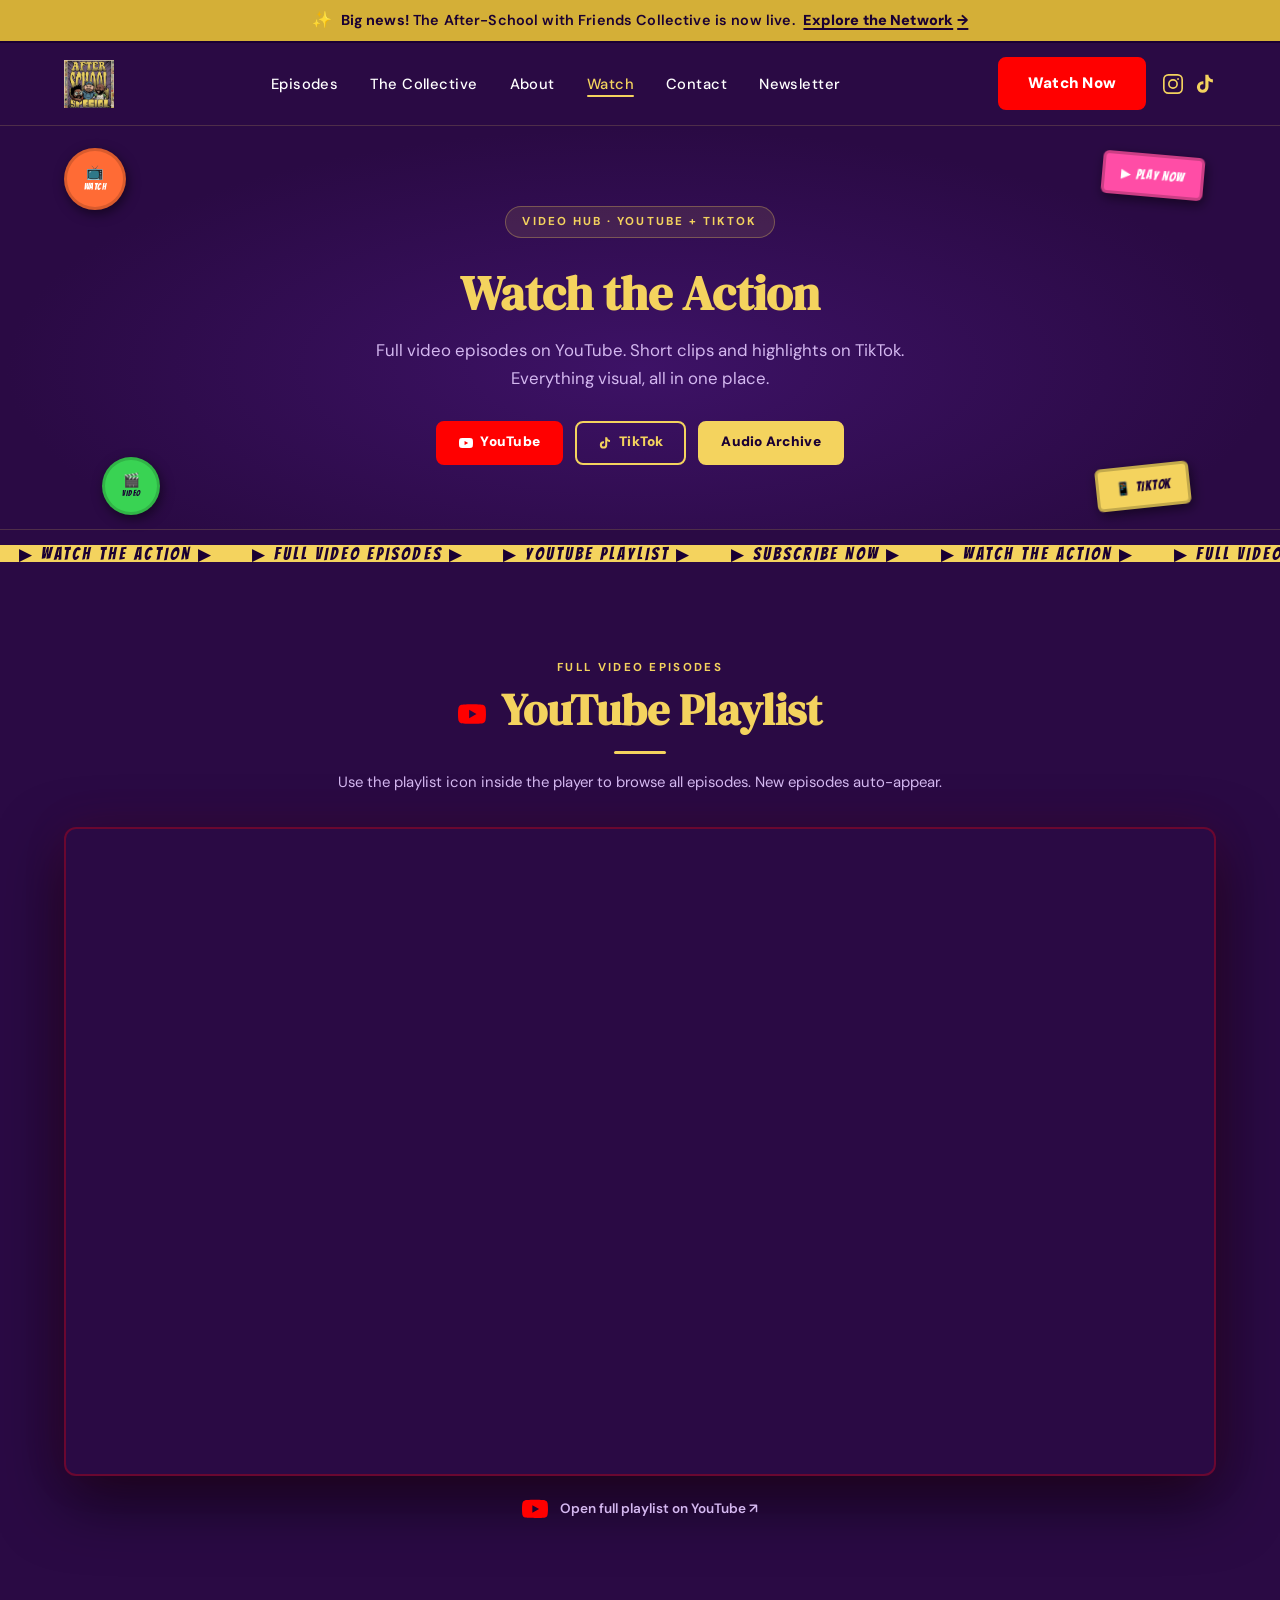
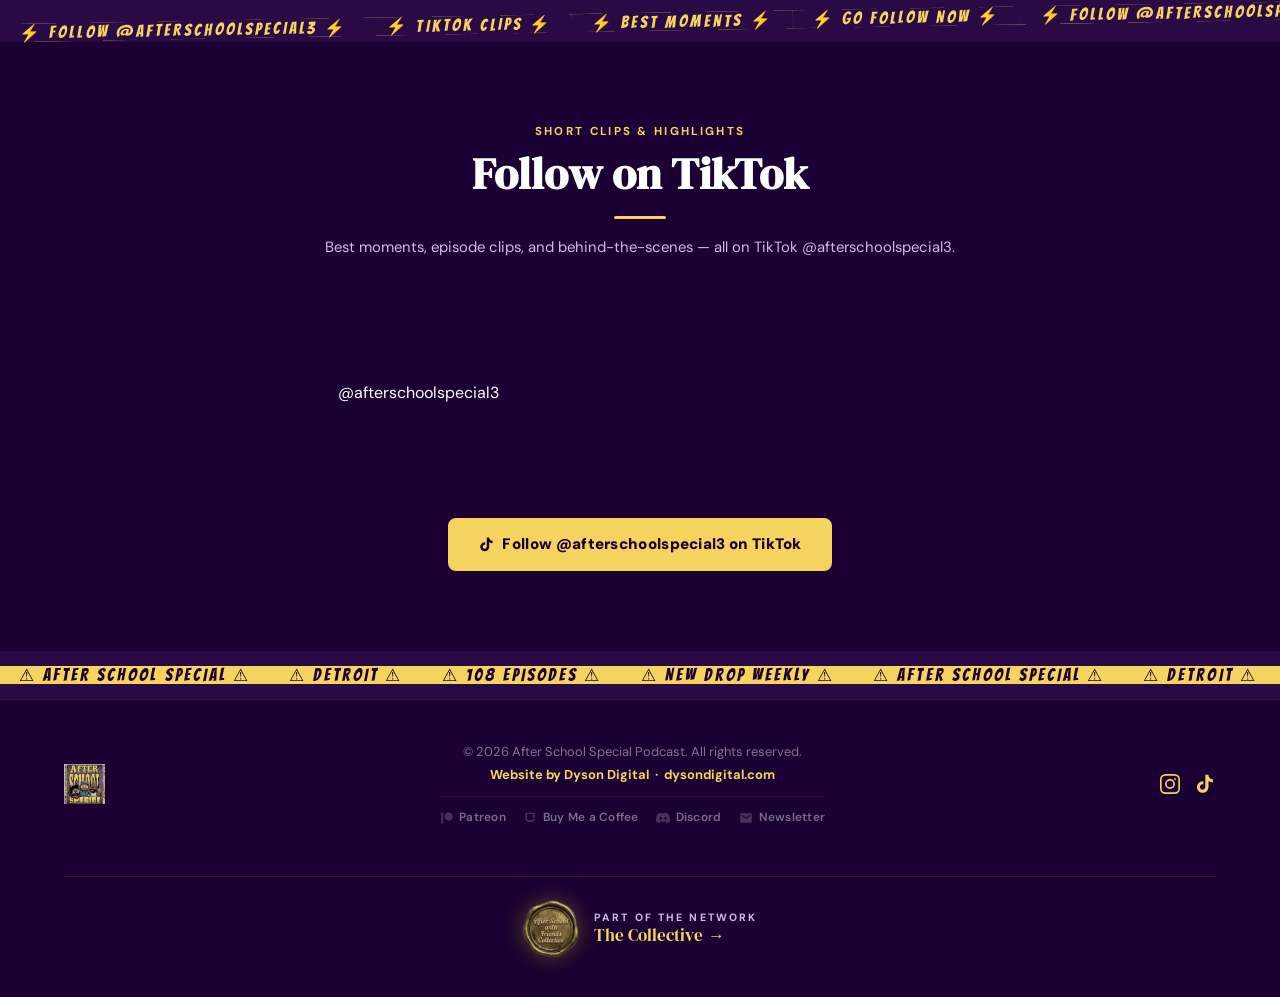
<file: watch.html>
<!DOCTYPE html>
<html lang="en">
<head>
  <!-- Google tag (gtag.js) -->
<script async src="https://www.googletagmanager.com/gtag/js?id=G-QT61DBW0RD"></script>
<script>
  window.dataLayer = window.dataLayer || [];
  function gtag(){dataLayer.push(arguments);}
  gtag('js', new Date());

  gtag('config', 'G-QT61DBW0RD');
</script>
<script type="text/javascript">
    (function(c,l,a,r,i,t,y){
        c[a]=c[a]||function(){(c[a].q=c[a].q||[]).push(arguments)};
        t=l.createElement(r);t.async=1;t.src="https://www.clarity.ms/tag/"+i;
        y=l.getElementsByTagName(r)[0];y.parentNode.insertBefore(t,y);
    })(window, document, "clarity", "script", "wgfy24dxlt");
</script>
  <meta charset="UTF-8">
  <meta name="viewport" content="width=device-width, initial-scale=1.0">
  <title>Watch | After School Special Podcast</title>
  <meta name="description" content="Watch every video episode of After School Special Podcast on YouTube and follow clips on TikTok. Detroit's throwback culture podcast — full video hub.">
  <link rel="canonical" href="https://afterschoolspecialpodcast.com/watch.html">
  <meta property="og:title" content="Watch | After School Special Podcast">
  <meta property="og:description" content="Watch every video episode of After School Special Podcast on YouTube and follow clips on TikTok.">
  <meta property="og:image" content="https://afterschoolspecialpodcast.com/images/og-preview.jpg">
  <meta property="og:url" content="https://afterschoolspecialpodcast.com/watch.html">
  <meta property="og:type" content="website">
  <meta name="twitter:card" content="summary_large_image">
  <meta name="twitter:title" content="Watch | After School Special Podcast">
  <meta name="twitter:description" content="Watch every video episode of After School Special Podcast on YouTube and follow clips on TikTok.">
  <meta name="twitter:image" content="https://afterschoolspecialpodcast.com/images/og-preview.jpg">
  <link rel="icon" type="image/png" href="favicon.png">
  <link rel="apple-touch-icon" href="favicon.png">
  <meta name="theme-color" content="#2a0a44">
  <link rel="stylesheet" href="style.css">
</head>
<body>

  <!-- ══ ANNOUNCEMENT BAR ══ -->
  <div class="announcement-bar" role="region" aria-label="Site announcement">
    <div class="announcement-bar-inner">
      <span class="announcement-bar-icon" aria-hidden="true">✨</span>
      <span class="announcement-bar-text"><strong>Big news!</strong> The After-School with Friends Collective is now live.</span>
      <a href="collective.html" class="announcement-bar-link">Explore the Network <span class="ab-arrow" aria-hidden="true">→</span></a>
    </div>
  </div>

  <!-- ══ NAVBAR ══ -->
  <header id="navbar" role="banner">
    <div class="container nav-inner">
      <a href="index.html" class="nav-logo" aria-label="After School Special Podcast — home">
        <img src="images/afterschoolspecialpodcastlogo.png" alt="After School Special Podcast logo" height="48" loading="lazy">
      </a>
      <nav aria-label="Main navigation">
        <ul class="nav-links">
          <li><a href="episodes.html">Episodes</a></li>
          <li><a href="collective.html">The Collective</a></li>
          <li><a href="about.html">About</a></li>
          <li><a href="watch.html" class="active">Watch</a></li>
          <li><a href="contact.html">Contact</a></li>
          <li><a href="newsletter.html">Newsletter</a></li>
        </ul>
      </nav>
      <div class="nav-right">
        <a href="watch.html" class="btn-red">Watch Now</a>
        <div class="nav-icons" aria-label="Social media">
          <a href="https://www.instagram.com/afterschoolspecialpodcast/" target="_blank" rel="noopener noreferrer" aria-label="Instagram">
            <svg viewBox="0 0 24 24" fill="none" stroke="currentColor" stroke-width="1.8" stroke-linecap="round" stroke-linejoin="round" aria-hidden="true">
              <rect x="2" y="2" width="20" height="20" rx="5" ry="5"/><circle cx="12" cy="12" r="4.5"/>
              <circle cx="17.5" cy="6.5" r="1" fill="currentColor" stroke="none"/>
            </svg>
          </a>
          <a href="https://www.tiktok.com/@afterschoolspecial3?_r=1&_t=ZP-95Q65GnrFPi" target="_blank" rel="noopener noreferrer" aria-label="TikTok">
            <svg viewBox="0 0 24 24" fill="currentColor" aria-hidden="true"><path d="M19.59 6.69a4.83 4.83 0 0 1-3.77-4.25V2h-3.45v13.67a2.89 2.89 0 0 1-2.88 2.5 2.89 2.89 0 0 1-2.89-2.89 2.89 2.89 0 0 1 2.89-2.89c.28 0 .54.04.79.1V9.01a6.33 6.33 0 0 0-.79-.05 6.34 6.34 0 0 0-6.34 6.34 6.34 6.34 0 0 0 6.34 6.34 6.34 6.34 0 0 0 6.33-6.34V8.72a8.2 8.2 0 0 0 4.78 1.52V6.79a4.85 4.85 0 0 1-1.01-.1z"/></svg>
          </a>
        </div>
        <button class="hamburger" id="hamburgerBtn" type="button" aria-label="Open menu" aria-expanded="false" aria-controls="mobileMenu">
          <svg viewBox="0 0 24 24" fill="none" stroke="currentColor" stroke-width="2.5" stroke-linecap="round" aria-hidden="true">
            <line x1="3" y1="6" x2="21" y2="6"/><line x1="3" y1="12" x2="21" y2="12"/><line x1="3" y1="18" x2="21" y2="18"/>
          </svg>
        </button>
      </div>
    </div>
  </header>

  <nav id="mobileMenu" class="mobile-menu" aria-label="Mobile navigation" aria-hidden="true">
    <button class="mobile-close" id="mobileClose" aria-label="Close menu">&#x2715;</button>
    <a href="episodes.html" class="mobile-link">Episodes</a>
    <a href="collective.html" class="mobile-link">The Collective</a>
    <a href="about.html" class="mobile-link">About</a>
    <a href="watch.html" class="mobile-link">Watch</a>
    <a href="contact.html" class="mobile-link">Contact</a>
    <a href="newsletter.html" class="mobile-link">Newsletter</a>
    <a href="watch.html" class="btn-primary mobile-link">Watch Now</a>
  </nav>

  <!-- PAGE HERO -->
  <div class="page-hero page-hero--overflow-visible">
    <div class="page-hero-stickers" aria-hidden="true">
      <div class="sticker sticker-circle sticker-circle--orange hero-sticker--mic-lg"><span class="hero-sticker-icon-lg">📺</span>WATCH</div>
      <div class="sticker sticker-badge sticker-badge--pink hero-sticker--badge-tr">▶ PLAY NOW</div>
      <div class="sticker sticker-circle sticker-circle--green hero-sticker--green"><span class="hero-sticker-icon-md">🎬</span>VIDEO</div>
      <div class="sticker sticker-badge sticker-badge--yellow hero-sticker--badge-br">📱 TIKTOK</div>
    </div>
    <div class="container page-hero-container--layered">
      <span class="eyebrow-pill">Video Hub · YouTube + TikTok</span>
      <h1 class="section-heading page-hero-h1--gold">
        Watch the Action
      </h1>
      <p>Full video episodes on YouTube. Short clips and highlights on TikTok. Everything visual, all in one place.</p>
      <div class="hero-cta-cluster">
        <a href="watch.html" class="btn-red btn-red--sm">
          <svg width="14" height="14" viewBox="0 0 24 24" fill="currentColor" aria-hidden="true"><path d="M23.498 6.186a3.016 3.016 0 0 0-2.122-2.136C19.505 3.545 12 3.545 12 3.545s-7.505 0-9.377.505A3.017 3.017 0 0 0 .502 6.186C0 8.07 0 12 0 12s0 3.93.502 5.814a3.016 3.016 0 0 0 2.122 2.136c1.871.505 9.376.505 9.376.505s7.505 0 9.377-.505a3.015 3.015 0 0 0 2.122-2.136C24 15.93 24 12 24 12s0-3.93-.502-5.814zM9.545 15.568V8.432L15.818 12l-6.273 3.568z"/></svg>
          YouTube
        </a>
        <a href="#tiktok-feed" class="btn-outline btn-outline--sm">
          <svg width="14" height="14" viewBox="0 0 24 24" fill="currentColor" aria-hidden="true"><path d="M19.59 6.69a4.83 4.83 0 0 1-3.77-4.25V2h-3.45v13.67a2.89 2.89 0 0 1-2.88 2.5 2.89 2.89 0 0 1-2.89-2.89 2.89 2.89 0 0 1 2.89-2.89c.28 0 .54.04.79.1V9.01a6.33 6.33 0 0 0-.79-.05 6.34 6.34 0 0 0-6.34 6.34 6.34 6.34 0 0 0 6.34 6.34 6.34 6.34 0 0 0 6.33-6.34V8.72a8.2 8.2 0 0 0 4.78 1.52V6.79a4.85 4.85 0 0 1-1.01-.1z"/></svg>
          TikTok
        </a>
        <a href="episodes.html" class="btn-primary btn-primary--sm">Audio Archive</a>
      </div>
    </div>
  </div>

  <!-- CAUTION TAPE -->
  <div class="caution-tape caution-tape--ybk" role="presentation" aria-hidden="true">
    <div class="caution-tape-inner">
      <span>▶ WATCH THE ACTION ▶</span><span>▶ FULL VIDEO EPISODES ▶</span><span>▶ YOUTUBE PLAYLIST ▶</span><span>▶ SUBSCRIBE NOW ▶</span>
      <span>▶ WATCH THE ACTION ▶</span><span>▶ FULL VIDEO EPISODES ▶</span><span>▶ YOUTUBE PLAYLIST ▶</span><span>▶ SUBSCRIBE NOW ▶</span>
    </div>
  </div>

  <!-- ══ YOUTUBE PLAYLIST — full cinematic 16:9 ══ -->
  <section id="youtube-player" aria-label="Watch full video episodes on YouTube" class="section--dark">
    <div class="container">
      <span class="section-label section-label--center-block">Full Video Episodes</span>
      <h2 class="section-heading section-heading--center-gold">
        <svg width="28" height="28" viewBox="0 0 24 24" fill="#FF0000" class="heading-icon-inline" aria-hidden="true"><path d="M23.498 6.186a3.016 3.016 0 0 0-2.122-2.136C19.505 3.545 12 3.545 12 3.545s-7.505 0-9.377.505A3.017 3.017 0 0 0 .502 6.186C0 8.07 0 12 0 12s0 3.93.502 5.814a3.016 3.016 0 0 0 2.122 2.136c1.871.505 9.376.505 9.376.505s7.505 0 9.377-.505a3.015 3.015 0 0 0 2.122-2.136C24 15.93 24 12 24 12s0-3.93-.502-5.814zM9.545 15.568V8.432L15.818 12l-6.273 3.568z"/></svg>
        YouTube Playlist
      </h2>
      <div class="divider-accent divider-accent--center-mb"></div>
      <p class="text-center-muted-top">
        Use the playlist icon inside the player to browse all episodes. New episodes auto-appear.
      </p>

      <!-- Responsive 16:9 YouTube playlist — fills full container width -->
      <div class="embed-frame embed-frame--red">
        <div class="iframe-wrap">
          <iframe
            src="https://www.youtube.com/embed/videoseries?list=PLUnJ58rriL2lv7HxYcTJfqJdpcnywrolD&rel=0&modestbranding=1"
            title="After School Special Podcast — Full YouTube Playlist"
            allow="accelerometer; autoplay; clipboard-write; encrypted-media; gyroscope; picture-in-picture; web-share"
            allowfullscreen
            loading="lazy"
          ></iframe>
        </div>
      </div>

      <div class="media-section-label media-section-label--mt">
        <svg width="26" height="26" viewBox="0 0 24 24" fill="#FF0000" aria-hidden="true"><path d="M23.498 6.186a3.016 3.016 0 0 0-2.122-2.136C19.505 3.545 12 3.545 12 3.545s-7.505 0-9.377.505A3.017 3.017 0 0 0 .502 6.186C0 8.07 0 12 0 12s0 3.93.502 5.814a3.016 3.016 0 0 0 2.122 2.136c1.871.505 9.376.505 9.376.505s7.505 0 9.377-.505a3.015 3.015 0 0 0 2.122-2.136C24 15.93 24 12 24 12s0-3.93-.502-5.814zM9.545 15.568V8.432L15.818 12l-6.273 3.568z"/></svg>
        <a href="https://youtube.com/playlist?list=PLUnJ58rriL2lv7HxYcTJfqJdpcnywrolD&si=YgbJuKn2kRoHiyPX" target="_blank" rel="noopener noreferrer">
          Open full playlist on YouTube ↗
        </a>
      </div>
    </div>
  </section>

  <!-- CAUTION TAPE -->
  <div class="caution-tape caution-tape--pgold" role="presentation" aria-hidden="true">
    <div class="caution-tape-inner">
      <span>⚡ FOLLOW @AFTERSCHOOLSPECIAL3 ⚡</span><span>⚡ TIKTOK CLIPS ⚡</span><span>⚡ BEST MOMENTS ⚡</span><span>⚡ GO FOLLOW NOW ⚡</span>
      <span>⚡ FOLLOW @AFTERSCHOOLSPECIAL3 ⚡</span><span>⚡ TIKTOK CLIPS ⚡</span><span>⚡ BEST MOMENTS ⚡</span><span>⚡ GO FOLLOW NOW ⚡</span>
    </div>
  </div>

  <!-- ══ TIKTOK FEED ══ -->
  <section id="tiktok-feed" aria-label="Follow on TikTok" class="section--deeper">
    <div class="container">
      <span class="section-label section-label--center-block">Short Clips &amp; Highlights</span>
      <h2 class="section-heading section-heading--center-white">Follow on TikTok</h2>
      <div class="divider-accent divider-accent--center"></div>
      <p class="text-center-muted-thin">
        Best moments, episode clips, and behind-the-scenes — all on TikTok @afterschoolspecial3.
      </p>

      <!-- TikTok official creator embed -->
      <div class="tiktok-embed-container">
        <blockquote
          class="tiktok-embed tiktok-embed--responsive"
          cite="https://www.tiktok.com/@afterschoolspecial3"
          data-unique-id="afterschoolspecial3"
          data-embed-type="creator"
        >
          <section>
            <a target="_blank" rel="noopener noreferrer" href="https://www.tiktok.com/@afterschoolspecial3?refer=creator_embed">@afterschoolspecial3</a>
          </section>
        </blockquote>
      </div>

      <div class="text-center-row-mt-2">
        <a href="https://www.tiktok.com/@afterschoolspecial3?_r=1&_t=ZP-95Q65GnrFPi" target="_blank" rel="noopener noreferrer" class="btn-primary">
          <svg width="17" height="17" viewBox="0 0 24 24" fill="currentColor" aria-hidden="true"><path d="M19.59 6.69a4.83 4.83 0 0 1-3.77-4.25V2h-3.45v13.67a2.89 2.89 0 0 1-2.88 2.5 2.89 2.89 0 0 1-2.89-2.89 2.89 2.89 0 0 1 2.89-2.89c.28 0 .54.04.79.1V9.01a6.33 6.33 0 0 0-.79-.05 6.34 6.34 0 0 0-6.34 6.34 6.34 6.34 0 0 0 6.34 6.34 6.34 6.34 0 0 0 6.33-6.34V8.72a8.2 8.2 0 0 0 4.78 1.52V6.79a4.85 4.85 0 0 1-1.01-.1z"/></svg>
          Follow @afterschoolspecial3 on TikTok
        </a>
      </div>
    </div>
  </section>

  <!-- CAUTION TAPE — footer -->
  <div class="caution-tape caution-tape--ybk" role="presentation" aria-hidden="true">
    <div class="caution-tape-inner">
      <span>⚠ AFTER SCHOOL SPECIAL ⚠</span><span>⚠ DETROIT ⚠</span><span>⚠ 108 EPISODES ⚠</span><span>⚠ NEW DROP WEEKLY ⚠</span>
      <span>⚠ AFTER SCHOOL SPECIAL ⚠</span><span>⚠ DETROIT ⚠</span><span>⚠ 108 EPISODES ⚠</span><span>⚠ NEW DROP WEEKLY ⚠</span>
    </div>
  </div>

  <footer role="contentinfo">
    <div class="container footer-inner">
      <a href="index.html" class="footer-logo"><img src="images/afterschoolspecialpodcastlogo.png" alt="After School Special Podcast" height="40" loading="lazy"></a>
      <div class="footer-center">
        <p>&copy; 2026 After School Special Podcast. All rights reserved.</p>
        <p class="footer-credit">Website by <a href="https://dysondigital.com" target="_blank" rel="noopener noreferrer">Dyson Digital</a> &nbsp;&middot;&nbsp; dysondigital.com</p>
        <div class="footer-support-links">
          <a href="https://patreon.com/AfterSchoolSpecialPodcast?utm_medium=unknown&utm_source=join_link&utm_campaign=creatorshare_creator&utm_content=copyLink" target="_blank" rel="noopener noreferrer" class="footer-support-link" aria-label="Support on Patreon">
            <svg width="14" height="14" viewBox="0 0 24 24" fill="currentColor" aria-hidden="true"><path d="M14.82 2.41C18.78 2.41 22 5.65 22 9.62c0 3.96-3.22 7.18-7.18 7.18-3.96 0-7.18-3.22-7.18-7.18 0-3.97 3.22-7.21 7.18-7.21zM2 21.6h3.5V2.41H2V21.6z"/></svg>
            Patreon
          </a>
          <a href="https://buymeacoffee.com/afterschoolspe3" target="_blank" rel="noopener noreferrer" class="footer-support-link" aria-label="Buy us a coffee">
            <svg width="14" height="14" viewBox="0 0 24 24" fill="currentColor" aria-hidden="true"><path d="M20 3H4v10c0 3.31 2.69 6 6 6h4c3.31 0 6-2.69 6-6V3zM7 13V5h10v8c0 1.66-1.34 3-3 3h-4c-1.66 0-3-1.34-3-3zm12 1h-1v-2h1c.55 0 1 .45 1 1s-.45 1-1 1z"/></svg>
            Buy Me a Coffee
          </a>
          <a href="https://discord.gg/FqR2VqHaZ" target="_blank" rel="noopener noreferrer" class="footer-support-link" aria-label="Join our Discord">
            <svg width="14" height="14" viewBox="0 0 24 24" fill="currentColor" aria-hidden="true"><path d="M20.317 4.37a19.791 19.791 0 0 0-4.885-1.515.074.074 0 0 0-.079.037c-.21.375-.444.864-.608 1.25a18.27 18.27 0 0 0-5.487 0 12.64 12.64 0 0 0-.617-1.25.077.077 0 0 0-.079-.037A19.736 19.736 0 0 0 3.677 4.37a.07.07 0 0 0-.032.027C.533 9.046-.32 13.58.099 18.057a.082.082 0 0 0 .031.057 19.9 19.9 0 0 0 5.993 3.03.078.078 0 0 0 .084-.028c.462-.63.874-1.295 1.226-1.994a.076.076 0 0 0-.041-.106 13.107 13.107 0 0 1-1.872-.892.077.077 0 0 1-.008-.128 10.2 10.2 0 0 0 .372-.292.074.074 0 0 1 .077-.01c3.928 1.793 8.18 1.793 12.062 0a.074.074 0 0 1 .078.01c.12.098.246.198.373.292a.077.077 0 0 1-.006.127 12.299 12.299 0 0 1-1.873.892.077.077 0 0 0-.041.107c.36.698.772 1.362 1.225 1.993a.076.076 0 0 0 .084.028 19.839 19.839 0 0 0 6.002-3.03.077.077 0 0 0 .032-.054c.5-5.177-.838-9.674-3.549-13.66a.061.061 0 0 0-.031-.03zM8.02 15.33c-1.183 0-2.157-1.085-2.157-2.419 0-1.333.956-2.419 2.157-2.419 1.21 0 2.176 1.096 2.157 2.42 0 1.333-.956 2.418-2.157 2.418zm7.975 0c-1.183 0-2.157-1.085-2.157-2.419 0-1.333.955-2.419 2.157-2.419 1.21 0 2.176 1.096 2.157 2.42 0 1.333-.946 2.418-2.157 2.418z"/></svg>
            Discord
          </a>
          <a href="newsletter.html" class="footer-support-link" aria-label="Newsletter">
            <svg width="14" height="14" viewBox="0 0 24 24" fill="currentColor" aria-hidden="true"><path d="M20 4H4c-1.1 0-2 .9-2 2v12c0 1.1.9 2 2 2h16c1.1 0 2-.9 2-2V6c0-1.1-.9-2-2-2zm0 4l-8 5-8-5V6l8 5 8-5v2z"/></svg>
            Newsletter
          </a>
        </div>
      </div>
      <div class="footer-right">
        <a href="https://www.instagram.com/afterschoolspecialpodcast/" target="_blank" rel="noopener noreferrer" aria-label="Instagram">
          <svg viewBox="0 0 24 24" fill="none" stroke="currentColor" stroke-width="1.8" stroke-linecap="round" stroke-linejoin="round" aria-hidden="true"><rect x="2" y="2" width="20" height="20" rx="5" ry="5"/><circle cx="12" cy="12" r="4.5"/><circle cx="17.5" cy="6.5" r="1" fill="currentColor" stroke="none"/></svg>
        </a>
        <a href="https://www.tiktok.com/@afterschoolspecial3?_r=1&_t=ZP-95Q65GnrFPi" target="_blank" rel="noopener noreferrer" aria-label="TikTok">
          <svg viewBox="0 0 24 24" fill="currentColor" aria-hidden="true"><path d="M19.59 6.69a4.83 4.83 0 0 1-3.77-4.25V2h-3.45v13.67a2.89 2.89 0 0 1-2.88 2.5 2.89 2.89 0 0 1-2.89-2.89 2.89 2.89 0 0 1 2.89-2.89c.28 0 .54.04.79.1V9.01a6.33 6.33 0 0 0-.79-.05 6.34 6.34 0 0 0-6.34 6.34 6.34 6.34 0 0 0 6.34 6.34 6.34 6.34 0 0 0 6.33-6.34V8.72a8.2 8.2 0 0 0 4.78 1.52V6.79a4.85 4.85 0 0 1-1.01-.1z"/></svg>
        </a>
      </div>
          <div class="footer-collective">
        <a href="collective.html" aria-label="The Collective">
          <img src="images/collective-stamp.png" alt="" class="footer-collective-stamp" loading="lazy">
        </a>
        <div class="footer-collective-text">
          <span class="footer-collective-eyebrow">Part of the Network</span>
          <a href="collective.html" class="footer-collective-link">The Collective <span class="fc-arrow" aria-hidden="true">→</span></a>
        </div>
      </div>
</div>
  </footer>

  <script async src="https://www.tiktok.com/embed.js"></script>
  <script>
    (function () {
      'use strict';
      var hamburgerBtn = document.getElementById('hamburgerBtn');
      var mobileMenu   = document.getElementById('mobileMenu');
      var mobileClose  = document.getElementById('mobileClose');
      var navbar       = document.getElementById('navbar');
      if (!hamburgerBtn || !mobileMenu) return;

      function isOpen() { return mobileMenu.classList.contains('open'); }

      // Per spec: keep mobileMenu.open and body.menu-open ALWAYS in sync.
      // We pass an explicit boolean to both classList.toggle() calls so the
      // two states cannot drift (vs. relying on classList.contains()
      // observed at slightly different times).
      function setMenuOpen(shouldBeOpen) {
        var isOpen = mobileMenu.classList.toggle('open', shouldBeOpen);
        document.body.classList.toggle('menu-open', isOpen);
        mobileMenu.setAttribute('aria-hidden', isOpen ? 'false' : 'true');
        hamburgerBtn.setAttribute('aria-expanded', isOpen ? 'true' : 'false');
        hamburgerBtn.setAttribute('aria-label', isOpen ? 'Close menu' : 'Open menu');
        // Lift the navbar above the menu overlay (z-index 1200) so the
        // hamburger stays tappable to toggle the menu closed.
        if (navbar) navbar.style.zIndex = isOpen ? '1300' : '';
        // Per spec: scroll-lock is now class-based (body.menu-open in CSS).
        // We no longer set inline body.style.overflow.
      }

      function openMenu()  { setMenuOpen(true); }
      function closeMenu() { setMenuOpen(false); }

      function toggleMenu(e) {
        if (e) { e.preventDefault(); e.stopPropagation(); }
        setMenuOpen(!isOpen());
      }

      // Hamburger TOGGLES open/close
      hamburgerBtn.addEventListener('click', toggleMenu);

      // Close button always closes; stopPropagation prevents stray re-triggers
      if (mobileClose) {
        mobileClose.addEventListener('click', function (e) {
          e.preventDefault();
          e.stopPropagation();
          closeMenu();
        });
      }

      // Direct binding on every link in the menu (most reliable)
      var menuLinks = mobileMenu.querySelectorAll('a');
      for (var i = 0; i < menuLinks.length; i++) {
        menuLinks[i].addEventListener('click', closeMenu);
      }

      // Belt-and-braces delegate: catches any anchor inside menu
      mobileMenu.addEventListener('click', function (e) {
        var t = e.target;
        if (!t) return;
        var anchor = t.closest && t.closest('a');
        if (anchor && mobileMenu.contains(anchor)) closeMenu();
      });

      // ESC key closes
      document.addEventListener('keydown', function (e) {
        if ((e.key === 'Escape' || e.key === 'Esc') && isOpen()) closeMenu();
      });

      // In-page anchor navigation should not leave menu stuck open
      window.addEventListener('hashchange', closeMenu);

      // Resizing past mobile breakpoint clears stuck state
      window.addEventListener('resize', function () {
        if (window.innerWidth > 767 && isOpen()) closeMenu();
      });

      // bfcache (back/forward cache) restore: always reset to closed
      window.addEventListener('pageshow', closeMenu);
    })();
  </script>
</body>
</html>
</file>
<file: style.css>
/* ============================================================
   AFTER SCHOOL SPECIAL PODCAST — style.css v6.1
   Fully Responsive: Mobile · Tablet · Desktop · Ultra-Wide
   90s Sticker / Nickelodeon Aesthetic
   FIXES: Logo centering all devices · VHS/Pizza/Hat stickers
          visible mobile+tablet · About page meta fix ·
          Duplicate rule cleanup
   ============================================================ */

/* ── Google Fonts ── */
@import url('https://fonts.googleapis.com/css2?family=DM+Serif+Display:ital@0;1&family=DM+Sans:ital,opsz,wght@0,9..40,300;0,9..40,400;0,9..40,500;0,9..40,600;0,9..40,700;0,9..40,900;1,9..40,400&family=Bangers&family=Permanent+Marker&display=swap');

/* ── CSS Variables ── */
:root {
  --bg-dark:        #2a0a44;
  --bg-card:        #3d1266;
  --bg-deeper:      #1a0033;
  --bg-light:       #f8f4ff;
  --accent:         #f4d35e;
  --accent-hover:   #e0c040;
  --text-white:     #ffffff;
  --text-muted:     #d4b8f0;
  --text-dark:      #1a0033;
  --border-gold:    rgba(244,211,94,0.18);
  --border-card:    rgba(244,211,94,0.14);
  --font-display:   'DM Serif Display', Georgia, serif;
  --font-body:      'DM Sans', system-ui, sans-serif;
  --font-stamp:     'Bangers', cursive;
  /* Layout — fluid 90%, max 1200px, always centered */
  --container-w:    1200px;
  --section-pad:    5rem;
  --radius:         12px;
  --transition:     0.22s ease;
  /* Sticker colors */
  --sticker-yellow: #f4d35e;
  --sticker-orange: #ff6b35;
  --sticker-pink:   #ff4da6;
  --sticker-green:  #39d353;
  --sticker-blue:   #4dc3ff;
}

/* ── Reset ── */
*,*::before,*::after { box-sizing:border-box; margin:0; padding:0; }
html { scroll-behavior:smooth; }
body {
  font-family: var(--font-body);
  background: var(--bg-dark);
  color: var(--text-white);
  line-height: 1.65;
  overflow-x: hidden;
}
img  { display:block; max-width:100%; }
a    { color:inherit; text-decoration:none; }
ul   { list-style:none; }
iframe { display:block; border:none; }

/* ======================================================
   ░░ FLUID CONTAINER SYSTEM
   All main blocks: 90% wide, max 1200px, margin 0 auto
   ====================================================== */
.container {
  width: 90%;
  max-width: var(--container-w);
  margin: 0 auto;
}
.container--narrow {
  width: 90%;
  max-width: 760px;
  margin: 0 auto;
}

/* ======================================================
   ░░ SPOTIFY PLAYER WRAPPER
   Fixed 232px height so Save/Share buttons are never cut off.
   ====================================================== */
.spotify-player-wrap {
  width: 100%;
  border-radius: var(--radius);
  overflow: hidden;
}
.spotify-player-wrap iframe {
  width: 100%;
  height: 232px;
  border: none;
  display: block;
}
.spotify-player-wrap--styled {
  border: 2px solid var(--border-gold);
  box-shadow: 0 0 40px rgba(244,211,94,0.08), 0 16px 48px rgba(0,0,0,0.55);
}

/* ======================================================
   ░░ RESPONSIVE IFRAME — YouTube 16:9
   ====================================================== */
.iframe-wrap {
  position: relative;
  width: 100%;
  aspect-ratio: 16 / 9;
  overflow: hidden;
  border-radius: var(--radius);
}
.iframe-wrap iframe {
  position: absolute;
  inset: 0;
  width: 100%;
  height: 100%;
  border: none;
}
.embed-frame {
  border: 2px solid var(--border-gold);
  border-radius: var(--radius);
  overflow: hidden;
  box-shadow: 0 0 48px rgba(244,211,94,0.07), 0 24px 64px rgba(0,0,0,0.6);
}
.embed-frame--red {
  border-color: rgba(255,0,0,0.3);
  box-shadow: 0 0 48px rgba(255,0,0,0.08), 0 24px 64px rgba(0,0,0,0.6);
}

/* ======================================================
   ░░ WELCOME VIDEO — 900px max desktop, 100% mobile
   ====================================================== */
.welcome-video-wrap {
  width: 100%;
  max-width: 900px;
  margin: 0 auto;
}

/* ======================================================
   ░░ EPISODE SPOTLIGHT
   ====================================================== */
.ep-spotlight-inner {
  display: grid;
  grid-template-columns: 1fr 1.1fr;
  gap: 3.5rem;
  align-items: center;
  max-width: var(--container-w);
  margin: 0 auto;
}
.ep-spotlight-player { width: 100%; }
.ep-spotlight-player .spotify-player-wrap {
  border: 2px solid var(--border-gold);
  border-radius: var(--radius);
  box-shadow: 0 0 40px rgba(244,211,94,0.08), 0 16px 48px rgba(0,0,0,0.55);
}
@media (max-width: 860px) {
  .ep-spotlight-inner { grid-template-columns: 1fr; gap: 2.5rem; }
}

/* ======================================================
   ░░ ARCHIVE GRID
   ====================================================== */
.archive-grid {
  display: grid;
  grid-template-columns: repeat(auto-fit, minmax(300px, 1fr));
  gap: 1.5rem;
  margin-top: 3rem;
}
.archive-panel {
  background: var(--bg-card);
  border: 1px solid var(--border-card);
  border-radius: var(--radius);
  overflow: hidden;
  display: flex;
  flex-direction: column;
  transition: transform var(--transition), box-shadow var(--transition);
}
.archive-panel:hover { transform: translateY(-4px); box-shadow: 0 16px 40px rgba(0,0,0,0.45); }
.archive-panel-header {
  padding: 1.25rem 1.5rem 0;
  display: flex; align-items: center; gap: 0.75rem; flex-wrap: wrap;
}
.archive-ep-badge {
  display: inline-block;
  background: rgba(244,211,94,0.12);
  border: 1px solid rgba(244,211,94,0.28);
  color: var(--accent);
  font-family: var(--font-stamp);
  font-size: 0.82rem; letter-spacing: 0.08em;
  padding: 0.22rem 0.8rem; border-radius: 50px;
}
.archive-ep-title {
  font-family: var(--font-display);
  font-size: 0.98rem; color: var(--accent);
  line-height: 1.3; padding: 0.6rem 1.5rem 0.5rem;
}
.archive-ep-desc {
  font-size: 0.82rem; color: var(--text-muted);
  padding: 0 1.5rem 1rem; line-height: 1.6; flex: 1;
}
.archive-panel .spotify-player-wrap { margin-top: auto; border-radius: 0; }
.archive-panel .spotify-player-wrap iframe { border-radius: 0; }

/* ======================================================
   ░░ BUTTONS
   ====================================================== */
.btn-primary {
  display: inline-flex; align-items: center; gap: 0.45rem;
  background: var(--accent); color: var(--text-dark);
  border-radius: 8px; font-weight: 900; font-family: var(--font-body);
  font-size: 0.95rem; padding: 0.75rem 1.75rem; letter-spacing: 0.02em;
  border: 2px solid var(--accent); cursor: pointer; white-space: nowrap;
  text-decoration: none;
  transition: background var(--transition), border-color var(--transition), transform var(--transition);
}
.btn-primary:hover { background:var(--accent-hover); border-color:var(--accent-hover); transform:translateY(-2px); }

.btn-outline {
  display: inline-flex; align-items: center; gap: 0.45rem;
  background: transparent; color: var(--accent);
  border-radius: 8px; font-weight: 900; font-family: var(--font-body);
  font-size: 0.95rem; padding: 0.75rem 1.75rem; letter-spacing: 0.02em;
  border: 2px solid var(--accent); cursor: pointer; white-space: nowrap;
  text-decoration: none;
  transition: background var(--transition), color var(--transition), transform var(--transition);
}
.btn-outline:hover { background:var(--accent); color:var(--text-dark); transform:translateY(-2px); }

.btn-red {
  display: inline-flex; align-items: center; gap: 0.45rem;
  background: #ff0000; color: #fff;
  border-radius: 8px; font-weight: 900; font-family: var(--font-body);
  font-size: 0.95rem; padding: 0.75rem 1.75rem; letter-spacing: 0.02em;
  border: 2px solid #ff0000; cursor: pointer; white-space: nowrap;
  text-decoration: none;
  transition: background var(--transition), transform var(--transition);
}
.btn-red:hover { background:#cc0000; border-color:#cc0000; transform:translateY(-2px); }

/* ── Section helpers ── */
section { padding: var(--section-pad) 0; }
.section-label {
  display: block; font-size: 0.72rem; font-weight: 700;
  letter-spacing: 0.2em; text-transform: uppercase;
  color: var(--accent); margin-bottom: 0.5rem;
}
.section-heading {
  font-family: var(--font-display);
  font-size: clamp(1.9rem, 3.5vw, 2.75rem);
  line-height: 1.15; margin-bottom: 1rem;
}
.divider-accent {
  width: 52px; height: 3px;
  background: var(--accent); border-radius: 2px;
  margin-bottom: 1.75rem;
}
.text-center { text-align: center; }
.eyebrow-pill {
  display: inline-block;
  background: rgba(244,211,94,0.1); border: 1px solid rgba(244,211,94,0.3);
  color: var(--accent); font-size: 0.72rem; font-weight: 700;
  letter-spacing: 0.18em; text-transform: uppercase;
  padding: 0.35rem 1rem; border-radius: 50px; margin-bottom: 1.25rem;
}

/* ======================================================
   ░░ CAUTION TAPE DIVIDER
   ====================================================== */
.caution-tape {
  width: 100%; overflow: hidden; line-height: 0;
  position: relative; z-index: 10; height: 48px;
  display: flex; align-items: center;
}
.caution-tape-inner {
  display: flex; width: 200%;
  animation: caution-scroll 18s linear infinite;
}
@keyframes caution-scroll {
  0%   { transform: translateX(0); }
  100% { transform: translateX(-50%); }
}
.caution-tape-inner span {
  display: inline-block; font-family: var(--font-stamp);
  font-size: 1.05rem; letter-spacing: 0.18em;
  padding: 0.55rem 1.2rem; white-space: nowrap; flex-shrink: 0;
}
/* Yellow / Black */
.caution-tape--ybk .caution-tape-inner {
  background: repeating-linear-gradient(-55deg,
    #f4d35e 0px, #f4d35e 28px, #1a0033 28px, #1a0033 56px);
}
.caution-tape--ybk .caution-tape-inner span { color:#1a0033; background:#f4d35e; }
/* Purple / Gold */
.caution-tape--pgold { transform: rotate(-1deg); margin: -4px 0; }
.caution-tape--pgold .caution-tape-inner {
  background: repeating-linear-gradient(55deg,
    #2a0a44 0px, #2a0a44 28px, #f4d35e 28px, #f4d35e 56px);
  animation-direction: reverse; animation-duration: 22s;
}
.caution-tape--pgold .caution-tape-inner span { color:#f4d35e; background:#2a0a44; }

/* ======================================================
   ░░ STICKER SYSTEM
   ====================================================== */
.sticker {
  position: absolute; pointer-events: none; z-index: 5;
  display: flex; align-items: center; justify-content: center;
  font-family: var(--font-stamp); font-weight: 400;
  letter-spacing: 0.05em; text-align: center; user-select: none;
  filter: drop-shadow(2px 4px 6px rgba(0,0,0,0.5));
}
@keyframes sticker-float-a {
  0%,100% { transform: rotate(-8deg) translateY(0px) scale(1); }
  50%      { transform: rotate(-6deg) translateY(-8px) scale(1.03); }
}
@keyframes sticker-float-b {
  0%,100% { transform: rotate(6deg) translateY(0px) scale(1); }
  50%      { transform: rotate(8deg) translateY(-6px) scale(1.02); }
}
@keyframes sticker-float-c {
  0%,100% { transform: rotate(12deg) translateY(0px) scale(1); }
  50%      { transform: rotate(10deg) translateY(-10px) scale(1.04); }
}
@keyframes sticker-float-d {
  0%,100% { transform: rotate(-14deg) translateY(0px) scale(1); }
  50%      { transform: rotate(-12deg) translateY(-7px) scale(1.02); }
}
@keyframes sticker-pulse {
  0%,100% { transform: scale(1) rotate(-5deg); }
  50%      { transform: scale(1.08) rotate(-3deg); }
}
.sticker-circle {
  border-radius: 50%; display: flex; flex-direction: column;
  align-items: center; justify-content: center;
  font-family: var(--font-stamp); font-size: 0.7rem; line-height: 1.2;
  border: 3px solid rgba(0,0,0,0.15);
}
.sticker-circle--yellow { background: var(--sticker-yellow); color: #1a0033; }
.sticker-circle--pink   { background: var(--sticker-pink);   color: #ffffff; }
.sticker-circle--green  { background: var(--sticker-green);  color: #1a0033; }
.sticker-circle--blue   { background: var(--sticker-blue);   color: #1a0033; }
.sticker-circle--orange { background: var(--sticker-orange); color: #ffffff; }
.sticker-badge {
  padding: 0.5rem 1rem; border-radius: 6px;
  font-family: var(--font-stamp); font-size: 0.8rem;
  letter-spacing: 0.06em; border: 3px solid rgba(0,0,0,0.2);
  animation: sticker-pulse 3s ease-in-out infinite;
}
.sticker-badge--yellow { background: var(--sticker-yellow); color: #1a0033; }
.sticker-badge--pink   { background: var(--sticker-pink);   color: #ffffff; }
.sticker-badge--orange { background: var(--sticker-orange); color: #ffffff; }

/* ======================================================
   ░░ NAVBAR
   ====================================================== */
#navbar {
  position: sticky; top: 0; z-index: 1000;
  background: var(--bg-dark);
  border-bottom: 1px solid var(--border-gold);
  padding: 0.9rem 0;
}
.nav-inner {
  display: flex; align-items: center;
  justify-content: space-between; gap: 1rem;
}
.nav-logo img { height: 48px; width: auto; display: block; }
.nav-links { display: flex; align-items: center; gap: 2rem; }
.nav-links a {
  color: var(--text-white); font-weight: 500; font-size: 0.92rem;
  letter-spacing: 0.03em; position: relative; transition: color var(--transition);
}
.nav-links a::after {
  content: ''; position: absolute; bottom: -3px; left: 0;
  width: 0; height: 2px; background: var(--accent); border-radius: 2px;
  transition: width var(--transition);
}
.nav-links a:hover, .nav-links a.active { color: var(--accent); }
.nav-links a:hover::after, .nav-links a.active::after { width: 100%; }
.nav-right { display: flex; align-items: center; gap: 1rem; }
.nav-icons  { display: flex; align-items: center; gap: 0.6rem; }
.nav-icons a { display: flex; align-items: center; color: var(--accent); transition: opacity var(--transition); }
.nav-icons a:hover { opacity: 0.7; }
.nav-icons svg { width: 22px; height: 22px; }
.hamburger {
  display: none; background: none; border: none;
  cursor: pointer; padding: 0.2rem; color: var(--accent); line-height: 1;
}
.hamburger svg { width: 28px; height: 28px; display: block; }

/* ── Mobile Menu — single clean definition ── */
.mobile-menu {
  display: none;
  position: fixed;
  inset: 0;
  background: var(--bg-deeper);
  z-index: 1200;
  flex-direction: column;
  align-items: center;
  justify-content: center;
  gap: 2rem;
}
.mobile-menu.open { display: flex; }
.mobile-menu a { color: var(--text-white); font-size: 1.6rem; font-weight: 700; transition: color var(--transition); }
.mobile-menu a:hover { color: var(--accent); }
.mobile-menu .btn-primary { font-size: 1rem; }

/* Close button — large tap zone, always on top */
.mobile-close {
  position: absolute;
  top: 1.5rem;
  right: 1.5rem;
  z-index: 1300;
  background: none;
  border: none;
  color: var(--accent);
  font-size: 2.5rem;
  cursor: pointer;
  line-height: 1;
  padding: 12px;
}

@media (max-width: 767px) {
  .nav-links { display: none; }
  .nav-right .btn-primary { display: none; }
  .nav-right .nav-icons { display: none; }
  .hamburger { display: flex; }
}

/* ======================================================
   ░░ HERO SECTION
   FIX: Proper centering on ALL devices.
   Logo uses max-width so it scales proportionally.
   Stickers use fixed positioning relative to .hero-logo-frame
   and are visible on ALL screen sizes (no display:none).
   ====================================================== */
#hero {
  position: relative;
  background: radial-gradient(ellipse at 50% 38%, #3d1266 0%, var(--bg-dark) 68%);
  display: flex;
  flex-direction: column;
  align-items: center;
  justify-content: center;
  text-align: center;
  padding: 4rem 0 3.5rem;
  overflow: hidden;
  min-height: 80vh;
}

.hero-ring {
  position: absolute; border-radius: 50%;
  border: 1px solid rgba(244,211,94,0.06);
  pointer-events: none; top: 50%; left: 50%;
  transform: translate(-50%,-50%);
}
.hero-ring-1 { width: 420px; height: 420px; }
.hero-ring-2 { width: 660px; height: 660px; }

/* Hero content — centered block, scales on every device */
.hero-content {
  position: relative;
  z-index: 2;
  width: 90%;
  max-width: 720px;
  margin: 0 auto;
  display: flex;
  flex-direction: column;
  align-items: center;
}

/* ── Logo Frame — centered, proportional on all devices ── */
.hero-logo-frame {
  position: relative;
  display: inline-block;
  margin: 0 auto 1.5rem;
  /* Proportional width: large on desktop, safe on mobile */
  width: min(520px, 88vw);
}

@keyframes logo-glow-pulse {
  0%,100% {
    filter: drop-shadow(0 0 18px rgba(244,211,94,0.55))
            drop-shadow(0 0 40px rgba(61,18,102,0.9));
  }
  50% {
    filter: drop-shadow(0 0 32px rgba(244,211,94,0.88))
            drop-shadow(0 0 64px rgba(61,18,102,0.95));
  }
}

/* Logo image fills its frame proportionally */
.hero-logo-frame img {
  width: 100%;
  height: auto;
  display: block;
  margin: 0 auto;
  animation: logo-glow-pulse 3s ease-in-out infinite;
}

/* ======================================================
   ░░ LOGO STICKERS — VHS · Pizza · Party Hat
   Visible on ALL screen sizes (mobile, tablet, desktop).
   Positioned relative to .hero-logo-frame so they always
   orbit the logo correctly regardless of screen width.
   ====================================================== */

/* Base logo sticker rule */
.logo-sticker {
  position: absolute;
  z-index: 10;
  pointer-events: none;
  /* Emoji font for cross-platform rendering */
  font-family: "Apple Color Emoji","Segoe UI Emoji","Noto Color Emoji",sans-serif;
  line-height: 1;
  display: flex;
  align-items: center;
  justify-content: center;
  /* Drop shadow for visibility on any background */
  filter: drop-shadow(0 2px 6px rgba(0,0,0,0.6));
}

/* 
   VHS Tape — top left
   Animated with sticker-float-b (gentle tilt + bob)
*/
.logo-sticker--vhs {
  top: -18px;
  left: -20px;
  font-size: clamp(1.8rem, 5vw, 2.6rem);
  animation: sticker-float-b 3.5s ease-in-out infinite;
  /* Slight rotation for that "tossed sticker" feel */
  transform-origin: center center;
}

/* 
   Pizza Slice — top right
   Animated with sticker-float-d (opposite tilt direction)
*/
.logo-sticker--pizza {
  top: -14px;
  right: -18px;
  font-size: clamp(1.8rem, 5vw, 2.6rem);
  animation: sticker-float-d 4s ease-in-out infinite;
  transform-origin: center center;
}

/*
   Celebration Hat — bottom center
   Animated with sticker-float-c (larger arc)
*/
.logo-sticker--hat {
  bottom: -20px;
  left: 50%;
  transform: translateX(-50%);
  font-size: clamp(1.8rem, 5vw, 2.6rem);
  animation: sticker-float-hat 4.5s ease-in-out infinite;
  transform-origin: center center;
}

/* Custom hat animation that preserves the translateX centering */
@keyframes sticker-float-hat {
  0%,100% { transform: translateX(-50%) rotate(10deg) translateY(0px) scale(1); }
  50%      { transform: translateX(-50%) rotate(12deg) translateY(-8px) scale(1.05); }
}

/* ── HERO FLOATING STICKER CLUSTER (background stickers) ──
   These use viewport-edge positioning.
   VISIBLE on all devices — no display:none at mobile.
   Sized with clamp() so they scale down gracefully.
*/
.hero-sticker-cluster {
  position: absolute;
  inset: 0;
  pointer-events: none;
  overflow: visible;
  z-index: 3;
}
.hsc-item { position: absolute; }

/* Positions — kept well within viewport edges on mobile */
.hsc-1 { top: 8%;  left: 3%;  }
.hsc-2 { top: 12%; right: 3%; }
.hsc-3 { bottom: 18%; left: 3%;  }
.hsc-4 { bottom: 14%; right: 3%; }
.hsc-5 { top: 52%;  left: 2%;  }
.hsc-6 { top: 40%;  right: 2%; }

/* Cluster sticker sizing: clamp scales from mobile to desktop */
.hsc-item .sticker-circle {
  width:  clamp(44px, 8vw, 68px);
  height: clamp(44px, 8vw, 68px);
  font-size: clamp(0.45rem, 1.1vw, 0.58rem);
}
.hsc-item .sticker-circle span {
  font-size: clamp(0.75rem, 1.8vw, 1rem);
  line-height: 1;
}

/* On very small phones (≤360px) tuck cluster items inward */
@media (max-width: 360px) {
  .hsc-1 { left: 1%;  }
  .hsc-2 { right: 1%; }
  .hsc-3 { left: 1%;  }
  .hsc-4 { right: 1%; }
  .hsc-5 { left: 1%;  }
  .hsc-6 { right: 1%; }
}

/* ── Hero text ── */
.hero-title {
  font-family: var(--font-display); font-size: clamp(2rem,4.5vw,3.4rem);
  color: var(--accent); line-height: 1.08; margin-bottom: 0.85rem;
}
.hero-tagline  { font-size: clamp(1rem,1.8vw,1.15rem); color: var(--text-white); margin-bottom: 0.6rem; }
.hero-hosts    { color: var(--text-muted); font-size: 0.85rem; margin-bottom: 2rem; letter-spacing: 0.06em; text-transform: uppercase; font-weight: 600; }
.hero-btns     { display:flex; gap:1rem; justify-content:center; flex-wrap:wrap; }

@keyframes fadeUp {
  from { opacity:0; transform:translateY(22px); }
  to   { opacity:1; transform:translateY(0); }
}
.hero-content .eyebrow-pill    { animation:fadeUp 0.6s ease both 0.05s; }
.hero-content .hero-logo-frame { animation:fadeUp 0.7s ease both 0.10s; }
.hero-content .hero-title      { animation:fadeUp 0.6s ease both 0.25s; }
.hero-content .hero-tagline    { animation:fadeUp 0.6s ease both 0.33s; }
.hero-content .hero-hosts      { animation:fadeUp 0.6s ease both 0.40s; }
.hero-content .hero-btns       { animation:fadeUp 0.6s ease both 0.47s; }

/* ======================================================
   ░░ EP106 SPOTLIGHT
   ====================================================== */
#ep106-spotlight {
  background: linear-gradient(135deg, var(--bg-deeper) 0%, #2a0a44 60%, #1a0033 100%);
  padding: 5rem 0; border-bottom: 2px solid var(--border-gold);
}
.ep106-live-badge {
  display: inline-flex; align-items: center; gap: 0.45rem;
  background: var(--sticker-pink); color: #fff;
  font-family: var(--font-stamp); font-size: 0.82rem; letter-spacing: 0.12em;
  padding: 0.32rem 0.9rem; border-radius: 50px; margin-bottom: 1rem;
  width: fit-content; animation: sticker-pulse 2.5s ease-in-out infinite;
}
.ep106-live-badge::before {
  content: ''; width: 8px; height: 8px; border-radius: 50%;
  background: #fff; display: inline-block;
  animation: blink-dot 1.2s ease-in-out infinite;
}
@keyframes blink-dot {
  0%,100% { opacity:1; }
  50%      { opacity:0.15; }
}
.ep106-ep-number {
  font-family: var(--font-stamp); font-size: clamp(3rem,7vw,5.5rem);
  color: var(--accent); line-height: 1; margin-bottom: 0.25rem;
  text-shadow: 0 0 40px rgba(244,211,94,0.3);
}
.ep106-title {
  font-family: var(--font-display); font-size: clamp(1.3rem,2.5vw,1.9rem);
  color: var(--text-white); line-height: 1.25; margin-bottom: 0.85rem;
}
.ep106-desc {
  font-size: 0.95rem; color: var(--text-muted); line-height: 1.78;
  margin-bottom: 1.75rem; max-width: 480px;
}
.ep106-actions { display:flex; gap:0.85rem; flex-wrap:wrap; align-items:center; }
@media (max-width: 500px) { .ep106-actions { flex-direction:column; align-items:flex-start; } }

/* ======================================================
   ░░ PAGE HERO (inner pages)
   ====================================================== */
.page-hero {
  background: radial-gradient(ellipse at 50% 60%, #3d1266 0%, var(--bg-dark) 70%);
  padding: 5rem 0 4rem; text-align: center;
  border-bottom: 1px solid var(--border-gold);
  position: relative; overflow: hidden;
}
.page-hero .section-heading { color: var(--accent); }
.page-hero p { color: var(--text-muted); max-width: 580px; margin: 0 auto; font-size: 1.05rem; }

/* ======================================================
   ░░ CREW PHOTO SECTION
   ====================================================== */
#crew-photo-section { background: var(--bg-deeper); padding: 4.5rem 0; }
.crew-photo-wrap {
  display: grid; grid-template-columns: 1.1fr 1fr;
  gap: 4rem; align-items: center;
}
.crew-photo-img {
  width: 100%; border-radius: var(--radius);
  border: 3px solid var(--accent); object-fit: cover;
  box-shadow: 0 0 32px rgba(244,211,94,0.15), 0 16px 48px rgba(0,0,0,0.55);
}
.crew-photo-text .section-heading { color: var(--text-white); }
.crew-photo-text p { color:var(--text-muted); font-size:0.95rem; line-height:1.78; margin-bottom:1.1rem; }
.crew-photo-text p:last-of-type { margin-bottom:1.75rem; }
.host-pill-row { display:flex; gap:0.65rem; flex-wrap:wrap; margin-bottom:1.75rem; }
.host-pill {
  display: inline-flex; align-items: center; gap: 0.4rem;
  background: var(--bg-card); border: 1px solid var(--border-card);
  border-radius: 50px; padding: 0.4rem 0.95rem;
  font-weight: 700; font-size: 0.85rem; color: var(--accent);
}
.host-pill-avatar {
  width: 26px; height: 26px; border-radius: 50%;
  background: var(--bg-deeper); color: var(--accent);
  display: flex; align-items: center; justify-content: center;
  font-family: var(--font-stamp); font-size: 0.75rem;
}
@media (max-width: 860px) { .crew-photo-wrap { grid-template-columns: 1fr; gap: 2.5rem; } }

/* ======================================================
   ░░ HOST CARDS — responsive auto-fit grid
   ====================================================== */
.hosts-section { background: var(--bg-dark); padding: var(--section-pad) 0; }
.hosts-section .section-heading { color:var(--accent); text-align:center; }
.hosts-section .section-label   { text-align:center; }
.host-cards-grid {
  display: grid;
  grid-template-columns: repeat(auto-fit, minmax(300px, 1fr));
  gap: 1.75rem; margin-top: 3rem;
}
.host-card-full {
  background: var(--bg-card); border: 1px solid var(--border-card);
  border-radius: var(--radius); overflow: hidden; display: flex; flex-direction: column;
  transition: transform var(--transition), box-shadow var(--transition);
}
.host-card-full:hover { transform:translateY(-5px); box-shadow:0 16px 40px rgba(0,0,0,0.45); }
.host-card-photo { width:100%; aspect-ratio:1/1; object-fit:cover; object-position:top center; background:var(--bg-deeper); }
.host-card-body { padding:1.5rem 1.5rem 1.75rem; display:flex; flex-direction:column; gap:0.5rem; flex:1; }
.host-card-name { font-family:var(--font-display); font-size:1.3rem; color:var(--accent); }
.host-card-role { font-size:0.72rem; font-weight:700; letter-spacing:0.1em; text-transform:uppercase; color:var(--text-muted); }
.host-card-bio  { font-size:0.88rem; color:rgba(255,255,255,0.82); line-height:1.72; flex:1; }

/* ======================================================
   ░░ REVIEWS SECTION
   ====================================================== */
#reviews { background:var(--bg-deeper); padding:var(--section-pad) 0; }
#reviews .section-heading { color:var(--accent); text-align:center; }
#reviews .section-label   { text-align:center; }
.reviews-sub {
  text-align:center; color:var(--text-muted); font-size:0.9rem;
  margin-bottom:2.75rem; display:flex; align-items:center;
  justify-content:center; gap:0.5rem; flex-wrap:wrap;
}
.apple-badge {
  display:inline-flex; align-items:center; gap:0.4rem;
  background:rgba(255,255,255,0.06); border:1px solid rgba(255,255,255,0.12);
  border-radius:50px; padding:0.25rem 0.75rem;
  font-size:0.75rem; font-weight:700; color:rgba(255,255,255,0.7);
}
.star-rating { display:inline-flex; gap:2px; color:var(--accent); }
.star-rating svg { width:16px; height:16px; }
.reviews-grid {
  display: grid;
  grid-template-columns: repeat(auto-fit, minmax(280px, 1fr));
  gap: 1.4rem;
}
.review-card {
  background:var(--bg-card); border:1px solid var(--border-card);
  border-radius:14px; padding:1.6rem; display:flex; flex-direction:column;
  gap:0.75rem; position:relative;
  transition:transform var(--transition), box-shadow var(--transition);
}
.review-card:hover { transform:translateY(-4px); box-shadow:0 14px 40px rgba(0,0,0,0.4); }
.review-card-sticker {
  position:absolute; top:-18px; right:-14px; width:52px; height:52px;
  border-radius:50%; display:flex; align-items:center; justify-content:center;
  font-size:1.3rem; border:3px solid var(--bg-deeper);
  animation:sticker-float-a 4s ease-in-out infinite;
}
.review-card-sticker--a { background:var(--sticker-yellow); animation-delay:0s; }
.review-card-sticker--b { background:var(--sticker-pink);   animation-delay:0.6s; }
.review-card-sticker--c { background:var(--sticker-green);  animation-delay:1.2s; }
.review-card-sticker--d { background:var(--sticker-orange); animation-delay:1.8s; }
.review-title  { font-family:var(--font-display); font-size:1rem; color:var(--accent); line-height:1.3; }
.review-body   { font-size:0.86rem; color:rgba(255,255,255,0.82); line-height:1.65; flex:1; }
.review-author { font-size:0.76rem; color:var(--text-muted); font-weight:700; letter-spacing:0.04em; display:flex; align-items:center; gap:0.4rem; }
.review-author::before { content:'—'; color:var(--accent); }
.review-source {
  display:inline-flex; align-items:center; gap:0.3rem;
  background:rgba(255,255,255,0.04); border-radius:50px;
  padding:0.2rem 0.6rem; font-size:0.68rem; font-weight:700;
  color:var(--text-muted); letter-spacing:0.06em; text-transform:uppercase;
  border:1px solid rgba(255,255,255,0.08); align-self:flex-start;
}
.overall-rating { text-align:center; margin-bottom:2rem; }
.overall-score  { font-family:var(--font-stamp); font-size:5rem; color:var(--accent); line-height:1; }
.overall-label  { color:var(--text-muted); font-size:0.82rem; margin-top:0.25rem; }

/* ======================================================
   ░░ ABOUT — Story Section
   ====================================================== */
.about-story-section { background: var(--bg-light); padding: var(--section-pad) 0; }
.about-story-section .section-label   { color: var(--bg-card); }
.about-story-section .section-heading { color: var(--bg-dark); }
.about-story-section p { color: var(--text-dark); margin-bottom: 1.2rem; line-height: 1.82; font-size: 0.97rem; max-width: 760px; }
.story-grid { display:grid; grid-template-columns:1.1fr 1fr; gap:5rem; align-items:start; }
.story-image-col img { width:100%; border-radius:14px; border:3px solid var(--bg-dark); object-fit:cover; }
.mission-bar { background:var(--accent); padding:3rem 0; text-align:center; }
.mission-bar blockquote {
  font-family:var(--font-display); font-size:clamp(1.3rem,3vw,2rem);
  color:var(--text-dark); max-width:780px; margin:0 auto;
  line-height:1.4; font-style:italic; padding:0 1.5rem;
}
.mission-bar cite {
  display:block; font-family:var(--font-body); font-style:normal;
  font-size:0.82rem; font-weight:700; letter-spacing:0.1em;
  text-transform:uppercase; color:var(--text-dark); opacity:0.65; margin-top:1rem;
}

/* ======================================================
   ░░ PLATFORM CARDS
   ====================================================== */
#home-listen { background:var(--bg-deeper); }
#home-listen .section-heading { color:var(--text-white); }
.platforms-grid {
  display: grid;
  grid-template-columns: repeat(auto-fit, minmax(220px, 1fr));
  gap: 1.25rem; margin-top: 2.75rem;
}
.platform-card {
  display:flex; align-items:center; gap:1.1rem;
  background:rgba(255,255,255,0.04); border:1px solid var(--border-card);
  border-radius:var(--radius); padding:1.3rem 1.6rem;
  color:var(--text-white); font-weight:700; font-size:1rem; text-decoration:none;
  transition:background var(--transition), transform var(--transition), border-color var(--transition);
}
.platform-card:hover { background:rgba(244,211,94,0.08); transform:translateY(-3px); border-color:rgba(244,211,94,0.3); }
.platform-card svg { flex-shrink:0; }
.platform-card .platform-sub { display:block; font-size:0.75rem; font-weight:400; color:var(--text-muted); margin-top:0.15rem; }

/* ======================================================
   ░░ CONTACT / FORM
   ====================================================== */
#contact,.contact-page { background:var(--bg-dark); }
#contact .section-heading,.contact-page .section-heading { color:var(--text-white); }
.contact-grid { display:grid; grid-template-columns:1fr 1.4fr; gap:4rem; align-items:start; margin-top:3rem; }
.contact-info h3 { font-family:var(--font-display); font-size:1.5rem; color:var(--accent); margin-bottom:1rem; }
.contact-info p  { color:var(--text-muted); font-size:0.94rem; margin-bottom:1.5rem; line-height:1.75; }
.form-group { margin-bottom:1.4rem; }
.form-group label { display:block; font-size:0.82rem; font-weight:700; color:var(--text-muted); margin-bottom:0.45rem; letter-spacing:0.05em; text-transform:uppercase; }
.form-group input,.form-group textarea {
  width:100%; background:rgba(255,255,255,0.05);
  border:1.5px solid rgba(244,211,94,0.18); border-radius:8px;
  padding:0.88rem 1rem; color:var(--text-white);
  font-family:var(--font-body); font-size:0.95rem; outline:none;
  transition:border-color var(--transition), background var(--transition);
}
.form-group input::placeholder,.form-group textarea::placeholder { color:rgba(255,255,255,0.25); }
.form-group input:focus,.form-group textarea:focus { border-color:var(--accent); background:rgba(244,211,94,0.04); }
.form-group textarea { min-height:140px; resize:vertical; }
.form-submit-btn { width:100%; font-size:1rem; padding:0.92rem 1.75rem; justify-content:center; }
.form-success { display:none; background:rgba(244,211,94,0.1); border:1px solid var(--accent); color:var(--accent); border-radius:8px; padding:1rem; text-align:center; font-weight:600; margin-top:1rem; font-size:0.95rem; }

/* ======================================================
   ░░ FOOTER
   ====================================================== */
footer { background:var(--bg-deeper); border-top:1px solid rgba(244,211,94,0.1); padding:2.5rem 0; }
.footer-inner { display:flex; align-items:center; justify-content:space-between; flex-wrap:wrap; gap:1.5rem; }
.footer-logo img { height:40px; width:auto; }
.footer-center { text-align:center; font-size:0.81rem; color:rgba(255,255,255,0.45); line-height:1.8; }
.footer-credit { color:var(--accent); font-weight:700; }
.footer-credit a { color:var(--accent); }
.footer-credit a:hover { text-decoration:underline; }
.footer-right { display:flex; align-items:center; gap:0.8rem; }
.footer-right a { display:flex; align-items:center; color:var(--accent); transition:opacity var(--transition); }
.footer-right a:hover { opacity:0.7; }
.footer-right svg { width:22px; height:22px; }

/* TikTok embed */
.tiktok-embed-container { display:flex; justify-content:center; margin-top:2.5rem; }
.tiktok-embed-container blockquote { max-width:605px; width:100%; }

/* Media label */
.media-section-label { display:flex; align-items:center; gap:0.75rem; justify-content:center; margin-top:1.25rem; }
.media-section-label svg { width:26px; height:26px; flex-shrink:0; }
.media-section-label a { color:var(--text-muted); font-size:0.85rem; font-weight:600; transition:color var(--transition); }
.media-section-label a:hover { color:var(--accent); }

/* ======================================================
   ░░ RESPONSIVE BREAKPOINTS
   ====================================================== */
@media (max-width: 900px) {
  .story-grid    { grid-template-columns:1fr; gap:3rem; }
  .contact-grid  { grid-template-columns:1fr; gap:2.5rem; }
}

@media (max-width: 600px) {
  :root { --section-pad: 3.5rem; }
  #hero { padding: 3rem 0 2.5rem; min-height: 70vh; }
  .hero-btns     { flex-direction:column; align-items:center; }
  .footer-inner  { flex-direction:column; align-items:center; text-align:center; }
  .footer-right  { justify-content:center; }
  .footer-center { order:2; }
  .platforms-grid { grid-template-columns:1fr; }
  .reviews-grid  { grid-template-columns:1fr; }
  .page-hero     { padding:3.5rem 0 2.5rem; }
  .overall-score { font-size:3.5rem; }
  .host-pill-row { gap:0.5rem; }
  .archive-grid  { grid-template-columns:1fr; }
  .hero-ring-1, .hero-ring-2 { display:none; } /* Rings too large on mobile — remove */
}

@media (max-width: 400px) {
  /* Tighten logo sticker positions on very small screens */
  .logo-sticker--vhs  { top: -12px; left: -10px; }
  .logo-sticker--pizza { top: -10px; right: -10px; }
  .logo-sticker--hat  { bottom: -14px; }
}

/* Ultra-wide caps */
@media (min-width: 1600px) { :root { --container-w: 1300px; } }
@media (min-width: 2000px) { :root { --container-w: 1400px; } body { font-size:1.05rem; } }

/* ======================================================
   ░░ INDEX PAGE — classes replacing all former inline styles
   ====================================================== */

/* EP spotlight section background */
.spotlight-section {
  background: linear-gradient(135deg, var(--bg-deeper) 0%, #2a0a44 60%, #1a0033 100%);
  padding: 5rem 0;
  border-bottom: 2px solid var(--border-gold);
}

/* Welcome video section background */
.welcome-video-section {
  background: var(--bg-dark);
  padding: 4.5rem 0;
}

/* Section label centered variant */
.section-label--center {
  text-align: center;
  display: block;
}

/* Section heading modifiers */
.section-heading--center { text-align: center; }
.section-heading--accent  { color: var(--accent); }

/* Divider centered variant */
.divider-accent--center {
  margin-left: auto;
  margin-right: auto;
  margin-bottom: 1rem;
}

/* Welcome video intro paragraph */
.welcome-video-intro {
  text-align: center;
  color: var(--text-muted);
  font-size: 0.95rem;
  max-width: 540px;
  margin: 0 auto 2rem;
}

/* Centered CTA wrapper (replaces div style="text-align:center;margin-top:Xrem") */
.section-cta-center {
  text-align: center;
  margin-top: 2rem;
}

/* Button small variant — replaces font-size/padding inline on Apple Podcasts btn */
.btn-outline--sm {
  font-size: 0.85rem;
  padding: 0.65rem 1.3rem;
}

/* Button with margin-top — replaces style="margin-top:0.5rem" on crew section link */
.btn-outline--mt {
  margin-top: 0.5rem;
}

/* Apple badge centered — replaces style="margin:0.5rem auto;display:inline-flex" */
.apple-badge--centered {
  margin: 0.5rem auto;
  display: inline-flex;
}

/* HSC (hero sticker cluster) — replaces all inline style= on cluster items */
.hsc-sticker-a {
  width:  clamp(44px, 8vw, 68px);
  height: clamp(44px, 8vw, 68px);
  font-size: clamp(0.45rem, 1.1vw, 0.58rem);
  animation: sticker-float-a 3.9s ease-in-out infinite;
}
.hsc-sticker-b {
  width:  clamp(44px, 8vw, 70px);
  height: clamp(44px, 8vw, 70px);
  font-size: clamp(0.45rem, 1.1vw, 0.58rem);
  animation: sticker-float-b 4s ease-in-out infinite 0.5s;
}
.hsc-sticker-c {
  width:  clamp(42px, 7.5vw, 66px);
  height: clamp(42px, 7.5vw, 66px);
  font-size: clamp(0.43rem, 1vw, 0.56rem);
  animation: sticker-float-c 3.6s ease-in-out infinite;
}
/* Badge rotation variants */
.hsc-badge-rot-pos { transform: rotate(8deg); }
.hsc-badge-rot-neg { transform: rotate(-6deg); }

/* Icon span inside cluster circles */
.hsc-icon {
  font-size: clamp(0.75rem, 1.8vw, 1rem);
  line-height: 1;
  display: block;
}

/* Detroit Made blob sticker */
.hsc-blob-wrap {
  position: relative;
  animation: sticker-float-d 4.5s ease-in-out infinite;
  transform: rotate(-10deg);
  display: inline-block;
}
.hsc-blob-label {
  position: absolute;
  top: 50%;
  left: 50%;
  transform: translate(-50%, -50%);
  color: #1a0033;
  font-family: var(--font-stamp);
  font-size: clamp(0.4rem, 1vw, 0.58rem);
  text-align: center;
  line-height: 1.1;
  pointer-events: none;
}

/* ======================================================
   ░░ ABOUT PAGE — classes to replace inline styles
   ====================================================== */

/* Page hero h1 — replaces inline font-size + color + margin-top */
.about-page-h1 {
  color: var(--accent);
  font-size: clamp(2rem, 4vw, 3rem);
  margin-top: 0.5rem;
}

/* Story section CTA row — replaces inline margin-top + display + gap + flex-wrap */
.about-story-ctas {
  display: flex;
  gap: 1rem;
  flex-wrap: wrap;
  margin-top: 2rem;
}

/* Hosts section divider — replaces inline margin: 0 auto */
.hosts-divider {
  margin: 0 auto 1.75rem;
}

/* Hosts intro paragraph — replaces inline color + max-width + margin + text-align + font-size */
.hosts-intro {
  color: var(--text-muted);
  max-width: 520px;
  margin: 0.75rem auto 0;
  text-align: center;
  font-size: 0.93rem;
}

/* Platform strip divider — replaces inline margin: 0 auto 0 */
.platforms-divider {
  margin: 0 auto 0;
}

/* ============================================================
   ░░ COLLECTIVE — ADDITIONS v6.2
   Announcement Bar · Collective Spotlight · Show Cards
   ============================================================ */

/* ======================================================
   ░░ ANNOUNCEMENT BAR — Top of Site
   Sits above the sticky navbar; scrolls away naturally.
   Gold "Standard" vibe, dark text, accessible contrast.
   ====================================================== */
.announcement-bar {
  background: var(--accent);
  color: var(--bg-deeper);
  padding: 0.65rem 1rem;
  text-align: center;
  font-size: 0.9rem;
  font-weight: 600;
  letter-spacing: 0.01em;
  position: relative;
  z-index: 1001;
  border-bottom: 2px solid var(--bg-deeper);
  font-family: var(--font-body);
}
.announcement-bar-inner {
  width: 90%;
  max-width: var(--container-w);
  margin: 0 auto;
  display: flex;
  align-items: center;
  justify-content: center;
  gap: 0.55rem;
  flex-wrap: wrap;
  line-height: 1.4;
}
.announcement-bar-icon {
  display: inline-flex;
  font-size: 1rem;
  line-height: 1;
}
.announcement-bar-text {
  color: var(--bg-deeper);
}
.announcement-bar-link {
  color: var(--bg-deeper);
  font-weight: 900;
  text-decoration: underline;
  text-underline-offset: 3px;
  text-decoration-thickness: 2px;
  display: inline-flex;
  align-items: center;
  gap: 0.25rem;
  transition: color var(--transition), gap var(--transition);
  white-space: nowrap;
}
.announcement-bar-link:hover,
.announcement-bar-link:focus {
  color: var(--bg-card);
  gap: 0.45rem;
}
.announcement-bar-link .ab-arrow {
  display: inline-block;
  transition: transform var(--transition);
}
.announcement-bar-link:hover .ab-arrow,
.announcement-bar-link:focus .ab-arrow {
  transform: translateX(3px);
}

@media (max-width: 600px) {
  .announcement-bar { font-size: 0.78rem; padding: 0.55rem 0.75rem; }
  .announcement-bar-inner { gap: 0.35rem; }
}
@media (max-width: 380px) {
  .announcement-bar { font-size: 0.72rem; }
}

/* ======================================================
   ░░ COLLECTIVE SPOTLIGHT — Homepage section
   Sits above footer caution tape. 50/50 desktop, stacked
   mobile. Gold-glow seal on left, copy + CTA on right.
   ====================================================== */
.collective-spotlight-section {
  background: linear-gradient(135deg, var(--bg-deeper) 0%, var(--bg-dark) 60%, var(--bg-deeper) 100%);
  padding: var(--section-pad) 0;
  border-top: 1px solid var(--border-gold);
  border-bottom: 1px solid var(--border-gold);
  position: relative;
  overflow: hidden;
}
.collective-spotlight-section::before {
  content: '';
  position: absolute;
  inset: 0;
  background: radial-gradient(ellipse at 30% 50%, rgba(244,211,94,0.08) 0%, transparent 60%);
  pointer-events: none;
  z-index: 0;
}
.collective-spotlight-grid {
  display: grid;
  grid-template-columns: 1fr 1.1fr;
  gap: 4rem;
  align-items: center;
  position: relative;
  z-index: 1;
}
.collective-spotlight-visual {
  position: relative;
  display: flex;
  align-items: center;
  justify-content: center;
  padding: 1rem;
}
.collective-spotlight-seal {
  width: 100%;
  max-width: 340px;
  height: auto;
  display: block;
  filter: drop-shadow(0 0 24px rgba(244,211,94,0.28))
          drop-shadow(0 12px 32px rgba(0,0,0,0.55));
  animation: logo-glow-pulse 4s ease-in-out infinite;
}
.collective-spotlight-text { display: flex; flex-direction: column; gap: 0.5rem; }
.collective-spotlight-text .section-heading {
  color: var(--accent);
  margin-bottom: 0.5rem;
}
.collective-spotlight-text p {
  color: var(--text-muted);
  font-size: 1rem;
  line-height: 1.78;
  margin-bottom: 1.5rem;
  max-width: 540px;
}
.collective-spotlight-actions {
  display: flex;
  gap: 0.85rem;
  flex-wrap: wrap;
  align-items: center;
}

@media (max-width: 860px) {
  .collective-spotlight-grid {
    grid-template-columns: 1fr;
    gap: 2.5rem;
    text-align: center;
  }
  .collective-spotlight-visual { order: -1; }
  .collective-spotlight-text { align-items: center; }
  .collective-spotlight-text p { margin-left: auto; margin-right: auto; }
  .collective-spotlight-actions { justify-content: center; }
  .collective-spotlight-text .divider-accent { margin-left: auto; margin-right: auto; }
}
@media (max-width: 480px) {
  .collective-spotlight-actions { flex-direction: column; align-items: stretch; width: 100%; }
  .collective-spotlight-actions .btn-primary,
  .collective-spotlight-actions .btn-outline { justify-content: center; }
  .collective-spotlight-seal { max-width: 240px; }
}

/* ======================================================
   ░░ COLLECTIVE PAGE — Hero, Intro, Show Grid
   Show cards extend the existing card system (matches
   archive-panel border / hover language).
   ====================================================== */

/* Page hero — collective variant uses existing .page-hero */
.collective-page-h1 {
  color: var(--accent);
  font-size: clamp(2rem, 4.5vw, 3.2rem);
  margin-top: 0.5rem;
  line-height: 1.1;
}
.collective-page-hero-stickers {
  position: absolute;
  inset: 0;
  pointer-events: none;
  overflow: visible;
  z-index: 4;
}
.collective-hero-sticker {
  position: absolute;
}
.cps-1 { top: 22px; left: 5%; }
.cps-2 { top: 28px; right: 6%; }
.cps-3 { bottom: 16px; left: 7%; }
.cps-4 { bottom: 20px; right: 7%; }

/* Intro section */
.collective-intro-section {
  background: var(--bg-dark);
  padding: 4rem 0 2.5rem;
}
.collective-intro-text {
  text-align: center;
  color: var(--text-muted);
  font-size: 1.02rem;
  line-height: 1.8;
  max-width: 720px;
  margin: 0 auto;
}

/* Shows section */
.collective-shows-section {
  background: var(--bg-dark);
  padding: 2.5rem 0 var(--section-pad);
}
.show-grid {
  display: grid;
  grid-template-columns: repeat(auto-fit, minmax(300px, 1fr));
  gap: 1.75rem;
  margin-top: 3rem;
}
.show-card {
  background: var(--bg-card);
  border: 1px solid var(--border-card);
  border-radius: var(--radius);
  overflow: hidden;
  display: flex;
  flex-direction: column;
  position: relative;
  transition: transform var(--transition), box-shadow var(--transition), border-color var(--transition);
}
.show-card:hover {
  transform: translateY(-6px) scale(1.03);
  box-shadow: 0 28px 64px rgba(0,0,0,0.6), 0 0 0 1px rgba(244,211,94,0.18);
  border-color: rgba(244,211,94,0.45);
  z-index: 2;
}
.show-card--flagship {
  border-color: rgba(244,211,94,0.4);
  box-shadow: 0 0 28px rgba(244,211,94,0.08), 0 12px 32px rgba(0,0,0,0.4);
}
.show-card-flag {
  position: absolute;
  top: 0.9rem;
  right: 0.9rem;
  z-index: 3;
  background: var(--accent);
  color: var(--bg-deeper);
  font-family: var(--font-stamp);
  font-size: 0.72rem;
  letter-spacing: 0.12em;
  padding: 0.28rem 0.75rem;
  border-radius: 50px;
  border: 2px solid var(--bg-deeper);
  transform: rotate(4deg);
  filter: drop-shadow(0 4px 8px rgba(0,0,0,0.4));
}
.show-card-image-wrap {
  width: 100%;
  aspect-ratio: 16 / 10;
  background: linear-gradient(135deg, var(--bg-deeper) 0%, #2a0a44 100%);
  display: flex;
  align-items: center;
  justify-content: center;
  padding: 1.5rem;
  border-bottom: 1px solid var(--border-card);
  overflow: hidden;
  position: relative;
}
.show-card-image-wrap img {
  max-width: 80%;
  max-height: 100%;
  width: auto;
  height: auto;
  object-fit: contain;
  display: block;
  filter: drop-shadow(0 8px 20px rgba(0,0,0,0.5));
}
.show-card-image-placeholder {
  font-family: var(--font-stamp);
  font-size: clamp(1.6rem, 4vw, 2.4rem);
  color: var(--accent);
  letter-spacing: 0.05em;
  text-align: center;
  opacity: 0.85;
  padding: 0 1rem;
  line-height: 1.2;
}
.show-card-body {
  padding: 1.5rem 1.5rem 1.75rem;
  display: flex;
  flex-direction: column;
  gap: 0.65rem;
  flex: 1;
}
.show-card-eyebrow {
  font-size: 0.7rem;
  font-weight: 700;
  letter-spacing: 0.18em;
  text-transform: uppercase;
  color: var(--text-muted);
  display: inline-flex;
  align-items: center;
  gap: 0.4rem;
}
.show-card-eyebrow--flagship { color: var(--accent); }
.show-card-title {
  font-family: var(--font-display);
  font-size: 1.4rem;
  color: var(--accent);
  line-height: 1.2;
}
.show-card-desc {
  font-size: 0.9rem;
  color: rgba(255,255,255,0.84);
  line-height: 1.72;
  flex: 1;
}
.show-card-actions {
  display: flex;
  flex-wrap: wrap;
  gap: 0.55rem;
  margin-top: 0.6rem;
}
.show-card-actions .btn-primary,
.show-card-actions .btn-outline,
.show-card-actions .btn-red {
  font-size: 0.82rem;
  padding: 0.55rem 1.1rem;
}

@media (max-width: 480px) {
  .show-card-actions { flex-direction: column; align-items: stretch; }
  .show-card-actions .btn-primary,
  .show-card-actions .btn-outline,
  .show-card-actions .btn-red { justify-content: center; }
  .show-grid { grid-template-columns: 1fr; }
}

/* ======================================================
   ░░ COLLECTIVE PLAYLISTS SECTION
   Spotify + SoundCloud playlist embeds.
   ====================================================== */
.collective-playlists-section {
  background: var(--bg-deeper);
  padding: var(--section-pad) 0;
  border-top: 1px solid var(--border-gold);
}
.collective-playlists-section .section-heading { color: var(--accent); }
.collective-playlists-grid {
  display: grid;
  grid-template-columns: 1fr 1fr;
  gap: 2rem;
  margin-top: 2.5rem;
}
.collective-playlist-card {
  background: var(--bg-card);
  border: 1px solid var(--border-card);
  border-radius: var(--radius);
  padding: 1.5rem;
  display: flex;
  flex-direction: column;
  gap: 1rem;
  transition: transform var(--transition), box-shadow var(--transition);
}
.collective-playlist-card:hover {
  transform: translateY(-3px);
  box-shadow: 0 16px 40px rgba(0,0,0,0.4);
}
.collective-playlist-card-header {
  display: flex;
  align-items: center;
  gap: 0.75rem;
}
.collective-playlist-card-header svg { flex-shrink: 0; }
.collective-playlist-card-title {
  font-family: var(--font-display);
  font-size: 1.15rem;
  color: var(--accent);
  line-height: 1.25;
}
.collective-playlist-card-sub {
  font-size: 0.78rem;
  color: var(--text-muted);
  letter-spacing: 0.06em;
  text-transform: uppercase;
  font-weight: 700;
  margin-top: 0.15rem;
}
.collective-playlist-card .spotify-player-wrap {
  border: 1px solid var(--border-gold);
  border-radius: 8px;
}
.collective-playlist-card .spotify-player-wrap iframe { height: 352px; }
.collective-playlist-soundcloud-link {
  display: inline-flex;
  align-items: center;
  gap: 0.45rem;
  margin-top: auto;
  font-size: 0.88rem;
  font-weight: 700;
  color: var(--accent);
  padding: 0.7rem 1rem;
  border: 2px solid var(--accent);
  border-radius: 8px;
  background: transparent;
  transition: background var(--transition), color var(--transition), transform var(--transition);
  align-self: flex-start;
}
.collective-playlist-soundcloud-link:hover {
  background: var(--accent);
  color: var(--bg-deeper);
  transform: translateY(-2px);
}

@media (max-width: 860px) {
  .collective-playlists-grid { grid-template-columns: 1fr; gap: 1.5rem; }
}

/* ============================================================
   ░░ COLLECTIVE — ADDITIONS v6.3
   Local Video Player · Unmute Button · Collective Stamp
   Network Row · Footer Stamp · Live Feed Embeds
   ============================================================ */

/* ── Override announcement bar to spec gold #D4AF37 ── */
.announcement-bar {
  background: #D4AF37;
}

/* ======================================================
   ░░ LOCAL VIDEO PLAYER (Homepage Welcome Reel)
   ====================================================== */
.local-video-player {
  width: 100%;
  height: 100%;
  border-radius: var(--radius);
  display: block;
  background: #000;
  object-fit: cover;
  box-shadow:
    0 0 40px rgba(244,211,94,0.08),
    0 24px 64px rgba(0,0,0,0.6);
}

.video-unmute-btn {
  position: absolute;
  bottom: 12px;
  right: 12px;
  background: rgba(0, 0, 0, 0.75);
  color: #fff;
  border: 1px solid rgba(255,255,255,0.2);
  font-family: var(--font-body);
  font-size: 0.75rem;
  font-weight: 600;
  padding: 0.45rem 0.85rem;
  border-radius: 6px;
  cursor: pointer;
  z-index: 10;
  letter-spacing: 0.02em;
  display: inline-flex;
  align-items: center;
  gap: 0.35rem;
  backdrop-filter: blur(4px);
  transition: background var(--transition), color var(--transition), transform var(--transition);
}

.video-unmute-btn:hover,
.video-unmute-btn:focus {
  background: rgba(212, 175, 55, 0.95);
  color: #1a0033;
  transform: translateY(-1px);
}

@media (max-width: 480px) {
  .video-unmute-btn { font-size: 0.7rem; padding: 0.35rem 0.7rem; bottom: 8px; right: 8px; }
}

/* ======================================================
   ░░ COLLECTIVE STAMP
   Used on collective.html hero AND homepage spotlight.
   ====================================================== */
.collective-stamp-wrap {
  display: flex;
  justify-content: center;
  margin-bottom: 1.75rem;
}

.collective-stamp-wrap img {
  width: 100%;
  max-width: 220px;
  height: auto;
  display: block;
  filter:
    drop-shadow(0 0 14px rgba(212,175,55,0.45))
    drop-shadow(0 0 32px rgba(212,175,55,0.18));
  animation: collective-stamp-pulse 4s ease-in-out infinite;
}

@keyframes collective-stamp-pulse {
  0%, 100% {
    filter:
      drop-shadow(0 0 14px rgba(212,175,55,0.45))
      drop-shadow(0 0 32px rgba(212,175,55,0.18));
  }
  50% {
    filter:
      drop-shadow(0 0 22px rgba(212,175,55,0.65))
      drop-shadow(0 0 48px rgba(212,175,55,0.28));
  }
}

/* Variant for the homepage spotlight section — larger */
.collective-spotlight-stamp {
  width: 100%;
  max-width: 320px;
  height: auto;
  display: block;
  filter:
    drop-shadow(0 0 18px rgba(212,175,55,0.5))
    drop-shadow(0 0 40px rgba(212,175,55,0.2))
    drop-shadow(0 12px 32px rgba(0,0,0,0.55));
  animation: collective-stamp-pulse 4s ease-in-out infinite;
}

@media (max-width: 480px) {
  .collective-spotlight-stamp { max-width: 220px; }
  .collective-stamp-wrap img  { max-width: 170px; }
}

/* ======================================================
   ░░ NETWORK ROW — homepage strip above footer
   Minimal horizontal row of show names.
   ====================================================== */
.network-row-section {
  background: var(--bg-deeper);
  padding: 2.5rem 0;
  border-top: 1px solid var(--border-gold);
}
.network-row-label {
  text-align: center;
  font-size: 0.7rem;
  font-weight: 700;
  letter-spacing: 0.22em;
  text-transform: uppercase;
  color: var(--accent);
  margin-bottom: 1.25rem;
}
.network-row {
  display: flex;
  justify-content: center;
  align-items: center;
  flex-wrap: wrap;
  gap: 1rem 2.5rem;
  font-family: var(--font-display);
  font-size: clamp(1rem, 2vw, 1.35rem);
}
.network-row a {
  color: var(--text-white);
  position: relative;
  transition: color var(--transition);
  padding: 0.25rem 0;
}
.network-row a:hover,
.network-row a:focus {
  color: var(--accent);
}
.network-row a::after {
  content: '';
  position: absolute;
  bottom: 0;
  left: 0;
  width: 0;
  height: 2px;
  background: var(--accent);
  transition: width var(--transition);
}
.network-row a:hover::after,
.network-row a:focus::after { width: 100%; }
.network-row .network-row-divider {
  color: var(--accent);
  opacity: 0.5;
  user-select: none;
  font-size: 0.9em;
}
@media (max-width: 600px) {
  .network-row { gap: 0.65rem 1.25rem; }
  .network-row .network-row-divider { display: none; }
}

/* ======================================================
   ░░ FOOTER COLLECTIVE BLOCK
   New row inside footer for collective stamp + link.
   ====================================================== */
.footer-collective {
  width: 100%;
  border-top: 1px solid rgba(244,211,94,0.12);
  margin-top: 1.5rem;
  padding-top: 1.5rem;
  display: flex;
  align-items: center;
  justify-content: center;
  gap: 1rem;
  flex-wrap: wrap;
}
.footer-collective-stamp {
  height: 56px;
  width: auto;
  display: block;
  filter:
    drop-shadow(0 0 10px rgba(212,175,55,0.4))
    drop-shadow(0 4px 12px rgba(0,0,0,0.5));
  transition: transform var(--transition);
}
.footer-collective-stamp:hover { transform: scale(1.05); }
.footer-collective-text {
  display: flex;
  flex-direction: column;
  align-items: flex-start;
  line-height: 1.3;
}
.footer-collective-eyebrow {
  font-size: 0.66rem;
  font-weight: 700;
  letter-spacing: 0.2em;
  text-transform: uppercase;
  color: var(--text-muted);
}
.footer-collective-link {
  font-family: var(--font-display);
  font-size: 1.05rem;
  color: var(--accent);
  text-decoration: none;
  transition: opacity var(--transition);
  display: inline-flex;
  align-items: center;
  gap: 0.3rem;
}
.footer-collective-link .fc-arrow {
  display: inline-block;
  transition: transform var(--transition);
}
.footer-collective-link:hover { opacity: 0.85; }
.footer-collective-link:hover .fc-arrow { transform: translateX(3px); }

@media (max-width: 480px) {
  .footer-collective { flex-direction: column; text-align: center; gap: 0.65rem; }
  .footer-collective-text { align-items: center; }
}

/* ======================================================
   ░░ COLLECTIVE LIVE FEED — SoundCloud + Spotify embeds
   ====================================================== */
.collective-livefeed-section {
  background: var(--bg-deeper);
  padding: var(--section-pad) 0;
  border-top: 1px solid var(--border-gold);
  border-bottom: 1px solid var(--border-gold);
}
.collective-livefeed-section .section-heading { color: var(--accent); }
.collective-livefeed-grid {
  display: grid;
  grid-template-columns: 1fr 1fr;
  gap: 2rem;
  margin-top: 2.75rem;
}
.collective-livefeed-card {
  background: var(--bg-card);
  border: 1px solid var(--border-card);
  border-radius: var(--radius);
  padding: 1.75rem;
  display: flex;
  flex-direction: column;
  gap: 1.25rem;
  transition: transform var(--transition), box-shadow var(--transition), border-color var(--transition);
}
.collective-livefeed-card:hover {
  transform: translateY(-3px);
  box-shadow: 0 16px 40px rgba(0,0,0,0.45);
  border-color: rgba(244,211,94,0.32);
}
.collective-livefeed-header {
  display: flex;
  align-items: center;
  gap: 0.85rem;
}
.collective-livefeed-header svg { flex-shrink: 0; }
.collective-livefeed-title {
  font-family: var(--font-display);
  font-size: 1.2rem;
  color: var(--accent);
  line-height: 1.25;
  margin: 0;
}
.collective-livefeed-sub {
  font-size: 0.74rem;
  color: var(--text-muted);
  letter-spacing: 0.12em;
  text-transform: uppercase;
  font-weight: 700;
  margin-top: 0.2rem;
}
.collective-livefeed-embed {
  width: 100%;
  border-radius: 8px;
  overflow: hidden;
  border: 1px solid var(--border-gold);
  background: #000;
}
.collective-livefeed-embed iframe {
  width: 100%;
  display: block;
  border: 0;
}
.collective-livefeed-embed--spotify iframe { height: 352px; }
.collective-livefeed-embed--soundcloud iframe { height: 166px; }
.collective-livefeed-cta-row {
  display: flex;
  flex-wrap: wrap;
  gap: 0.5rem;
  margin-top: auto;
}
.collective-livefeed-cta-row .btn-outline,
.collective-livefeed-cta-row .btn-primary {
  font-size: 0.82rem;
  padding: 0.55rem 1.1rem;
}

@media (max-width: 860px) {
  .collective-livefeed-grid { grid-template-columns: 1fr; gap: 1.5rem; }
}
@media (max-width: 480px) {
  .collective-livefeed-card { padding: 1.25rem; }
  .collective-livefeed-cta-row { flex-direction: column; align-items: stretch; }
  .collective-livefeed-cta-row .btn-outline,
  .collective-livefeed-cta-row .btn-primary { justify-content: center; }
}

/* ============================================================
   ░░ MOBILE NAV BUG FIX v6.4
   When mobile menu is open, lift the hamburger button above
   the fullscreen menu overlay so it remains tappable to toggle
   the menu closed. Without this, the .mobile-menu (z-index:1200)
   intercepts pointer events on the hamburger underneath it.
   ============================================================ */
.hamburger[aria-expanded="true"] {
  position: relative;
  z-index: 1400;
}

/* ============================================================
   ░░ COLLECTIVE — ADDITIONS v6.5
   Mini media-network show grid hover · single-card playlist layout
   ============================================================ */

/* Enhanced hover for show cards — mini media network feel */
.show-card {
  /* keeps existing transition; adds scale alongside translateY */
  will-change: transform;
}
.show-card:hover,
.show-card:focus-within {
  transform: translateY(-6px) scale(1.03);
  box-shadow:
    0 28px 56px rgba(0,0,0,0.55),
    0 0 0 1px rgba(244,211,94,0.18),
    0 0 32px rgba(244,211,94,0.08);
  border-color: rgba(244,211,94,0.42);
}
.show-card--flagship:hover,
.show-card--flagship:focus-within {
  box-shadow:
    0 28px 56px rgba(0,0,0,0.55),
    0 0 0 1px rgba(244,211,94,0.32),
    0 0 40px rgba(244,211,94,0.18);
}
@media (prefers-reduced-motion: reduce) {
  .show-card,
  .show-card:hover,
  .show-card:focus-within { transform: none !important; }
}
@media (max-width: 480px) {
  /* Disable scale on small touch screens — reads as wobble, not polish */
  .show-card:hover,
  .show-card:focus-within { transform: translateY(-4px); }
}

/* Single-card centered layout for the main media (Spotify) section */
.collective-livefeed-single {
  display: flex;
  justify-content: center;
  margin-top: 2.75rem;
}
.collective-livefeed-single .collective-livefeed-card {
  width: 100%;
  max-width: 760px;
}
.collective-livefeed-card--featured {
  border-color: rgba(244,211,94,0.32);
  box-shadow:
    0 0 32px rgba(244,211,94,0.08),
    0 16px 40px rgba(0,0,0,0.45);
}
.collective-livefeed-intro {
  text-align: center;
  color: var(--text-muted);
  font-size: 1rem;
  line-height: 1.75;
  max-width: 580px;
  margin: 1rem auto 0;
}


/* ============================================================
   ░░ CONTACT PAGE — extracted from inline <style> v6.5
   ============================================================ */
/* ── Contact page specific ── */
    .contact-hero-section {
      background: radial-gradient(ellipse at 50% 60%, #3d1266 0%, var(--bg-dark) 70%);
      padding: 6rem 1.5rem 5rem;
      text-align: center;
      border-bottom: 1px solid var(--border-gold);
    }
    .contact-hero-section h1 {
      font-family: var(--font-display);
      font-size: clamp(2rem, 4vw, 3.2rem);
      color: var(--accent);
      margin-bottom: 1rem;
    }
    .contact-hero-section p {
      color: var(--text-muted);
      max-width: 540px;
      margin: 0 auto;
      font-size: 1.05rem;
      line-height: 1.7;
    }

    /* Full contact section */
    .contact-full-section {
      background: var(--bg-dark);
      padding: var(--section-pad) 0;
    }

    .contact-full-grid {
      display: grid;
      grid-template-columns: 1fr 1.5fr;
      gap: 5rem;
      align-items: start;
    }

    @media (max-width: 900px) {
      .contact-full-grid { grid-template-columns: 1fr; gap: 3rem; }
    }

    /* Info column */
    .contact-info-col h2 {
      font-family: var(--font-display);
      font-size: 1.6rem;
      color: var(--accent);
      margin-bottom: 1rem;
    }

    .contact-info-col > p {
      color: var(--text-muted);
      font-size: 0.95rem;
      line-height: 1.78;
      margin-bottom: 2.25rem;
    }

    /* Contact method list */
    .contact-methods {
      display: flex;
      flex-direction: column;
      gap: 1rem;
    }

    .contact-method {
      display: flex;
      align-items: flex-start;
      gap: 1rem;
      padding: 1.1rem 1.25rem;
      background: rgba(255,255,255,0.04);
      border: 1px solid var(--border-card);
      border-radius: 10px;
      text-decoration: none;
      transition: background var(--transition), border-color var(--transition), transform var(--transition);
    }
    .contact-method:hover {
      background: rgba(244,211,94,0.06);
      border-color: rgba(244,211,94,0.22);
      transform: translateX(4px);
    }

    .contact-method-icon {
      flex-shrink: 0;
      width: 40px;
      height: 40px;
      border-radius: 8px;
      background: rgba(244,211,94,0.1);
      display: flex;
      align-items: center;
      justify-content: center;
      color: var(--accent);
    }
    .contact-method-icon svg { width: 20px; height: 20px; }

    .contact-method-text { }
    .contact-method-label {
      display: block;
      font-weight: 700;
      color: var(--text-white);
      font-size: 0.9rem;
      margin-bottom: 0.2rem;
    }
    .contact-method-value {
      display: block;
      font-size: 0.78rem;
      color: var(--text-muted);
    }

    /* FAQ block */
    .faq-block {
      margin-top: 2.5rem;
    }
    .faq-block h3 {
      font-family: var(--font-display);
      font-size: 1.15rem;
      color: var(--text-white);
      margin-bottom: 1rem;
    }
    .faq-item {
      margin-bottom: 1rem;
      padding-bottom: 1rem;
      border-bottom: 1px solid rgba(255,255,255,0.07);
    }
    .faq-item:last-child { border-bottom: none; }
    .faq-q {
      font-weight: 700;
      font-size: 0.88rem;
      color: var(--accent);
      margin-bottom: 0.3rem;
    }
    .faq-a {
      font-size: 0.83rem;
      color: var(--text-muted);
      line-height: 1.65;
    }

    /* Form column */
    .contact-form-col { }

    .form-card {
      background: var(--bg-card);
      border: 1px solid var(--border-card);
      border-radius: 16px;
      padding: 2.25rem 2rem;
    }

    .form-card h2 {
      font-family: var(--font-display);
      font-size: 1.5rem;
      color: var(--accent);
      margin-bottom: 0.5rem;
    }

    .form-card > p {
      color: var(--text-muted);
      font-size: 0.88rem;
      margin-bottom: 1.75rem;
      line-height: 1.65;
    }

    /* Thank-you section */
    .thanks-section {
      background: var(--bg-deeper);
      padding: 4rem 1.5rem;
      text-align: center;
    }
    .thanks-section h2 {
      font-family: var(--font-display);
      font-size: 1.5rem;
      color: var(--accent);
      margin-bottom: 0.75rem;
    }
    .thanks-section p {
      color: var(--text-muted);
      max-width: 520px;
      margin: 0 auto 1.75rem;
      font-size: 0.93rem;
      line-height: 1.7;
    }

/* ============================================================
   ░░ MOBILE MENU — NAVBAR OVERLAP FIX (v6.7 + v6.9 + v7.0)
   When the mobile menu is open, the sticky navbar sits at
   z-index 1300 (bumped by the menu IIFE so the hamburger
   stays tappable). That worked, but its opaque background
   covered the first menu item ("Episodes"). When the menu
   is open we make the navbar background + border transparent
   so the menu's solid background shows through everywhere.

   v6.9 follow-ups:
   1. Hide ALL nav-right children (btn-primary, btn-red, btn-outline,
      nav-icons) when menu is open — not just btn-primary.
   2. Hide the X close button. Hamburger toggle does the same job.

   v7.0 follow-ups (the "Episodes link doesn't work at top of page"
   fix). Reproduction: at scrollY=0 the announcement bar (~99px)
   sits in the document flow and the navbar sticks below it. Even
   though the menu is at z-index 1200 and elementFromPoint reports
   the menu link as topmost, real iOS Safari taps were getting
   swallowed by the still-laid-out (just visibility:hidden) header
   children — the sticky navbar's transparent strip + the absolutely
   positioned X close button + the desktop CTA buttons. Three fixes:

   1. Selectors now use `body.menu-open ...` (toggled in JS) as the
      primary mechanism. `:has(#mobileMenu.open)` kept as a defensive
      fallback for any browser where the body-class toggle hasn't run.
   2. `display: none` replaces `visibility: hidden`. Hidden but
      laid-out elements can still intercept touches in some Safari
      builds. display:none removes them from layout entirely.
   3. The announcement bar is also hidden while the menu is open.

   v7.0.1 fix: keep .nav-right visible (so the hamburger stays
   anchored top-right via flex layout) but hide its non-hamburger
   children. If we display:none the whole nav-right or its CTA
   children directly, the hamburger reflows from its right-edge
   position to the left edge of the navbar, which moves it out
   from under the user's thumb after they've already opened the
   menu, making the close-toggle hard to find. Hiding only the
   specific children (logo, nav, CTAs, social icons) preserves
   the layout while emptying the visual space.
   ============================================================ */
/* ============================================================
   ░░ MOBILE MENU — TOUCH FIX (v7.1, per spec)
   Per spec: "Mobile navigation bug is caused by elements using
   visibility: hidden, which still intercept touch events on iOS
   Safari. Replace ALL instances of visibility: hidden in the
   mobile menu state with display: none so those elements are
   removed from layout and cannot block taps."

   All previously-`visibility: hidden` rules now use `display: none`.
   `pointer-events: none` added as a defensive second layer in case
   any browser's CSS engine evaluates display rules late.

   Also adds .menu-open scroll-lock class on body — replaces the
   inline `body.style.overflow = 'hidden'` that was set in JS.
   ============================================================ */
body.menu-open #navbar,
body:has(#mobileMenu.open) #navbar {
  background: transparent;
  border-bottom-color: transparent;
}

body.menu-open .announcement-bar,
body:has(#mobileMenu.open) .announcement-bar,
body.menu-open #navbar .nav-logo,
body:has(#mobileMenu.open) #navbar .nav-logo,
body.menu-open #navbar > .container > nav,
body:has(#mobileMenu.open) #navbar > .container > nav,
body.menu-open #navbar .nav-right > a,
body.menu-open #navbar .nav-right .btn-primary,
body.menu-open #navbar .nav-right .btn-red,
body.menu-open #navbar .nav-right .btn-outline,
body.menu-open #navbar .nav-right .nav-icons,
body:has(#mobileMenu.open) #navbar .nav-right > a,
body:has(#mobileMenu.open) #navbar .nav-right .btn-primary,
body:has(#mobileMenu.open) #navbar .nav-right .btn-red,
body:has(#mobileMenu.open) #navbar .nav-right .btn-outline,
body:has(#mobileMenu.open) #navbar .nav-right .nav-icons {
  display: none !important;
  pointer-events: none !important;
}

/* Body scroll-lock when mobile menu is open. Replaces the
   previously-inlined `document.body.style.overflow = 'hidden'`. */
body.menu-open {
  overflow: hidden;
}

/* X close button — redundant with hamburger toggle, so hide it.
   Kept in DOM for screen readers and as a JS fallback. */
.mobile-close {
  display: none;
  pointer-events: none;
}

/* Closed mobile menu must not intercept touches. The base
   .mobile-menu rule uses `display: none` already; this adds
   pointer-events:none as a belt-and-braces guarantee on browsers
   where display:none might be transitioning. The .open class then
   restores pointer-events:auto. */
.mobile-menu:not(.open) {
  pointer-events: none;
}
.mobile-menu.open {
  pointer-events: auto;
}

/* ============================================================
   ░░ INLINE-STYLE MIGRATION (v6.8)
   These rules replace inline style="..." attributes that were
   carried over from the original templates on episodes.html
   and watch.html. Visual output is unchanged; the markup is
   simply cleaner and now respects the no-inline-CSS rule.
   ============================================================ */

/* Page hero overflow + sticker overlay positioning helpers
   (parallels the existing collective-page-hero-stickers pattern) */
.page-hero--overflow-visible { overflow: visible; }

.page-hero-stickers {
  position: absolute;
  inset: 0;
  pointer-events: none;
  overflow: visible;
  z-index: 4;
}

.page-hero-container--layered {
  position: relative;
  z-index: 5;
}

.page-hero-h1--gold {
  color: var(--accent);
  font-size: clamp(2rem, 4vw, 3rem);
  margin-top: 0.5rem;
}

/* Hero sticker placements (replace inline top/right/bottom/left/size) */
.hero-sticker--mic {
  width: 60px;
  height: 60px;
  font-size: 0.54rem;
  top: 22px;
  left: 5%;
  animation: sticker-float-a 3.8s ease-in-out infinite;
  position: absolute;
}
.hero-sticker--mic-lg {
  width: 62px;
  height: 62px;
  font-size: 0.54rem;
  top: 22px;
  left: 5%;
  animation: sticker-float-a 3.8s ease-in-out infinite;
  position: absolute;
}
.hero-sticker--green {
  width: 58px;
  height: 58px;
  font-size: 0.52rem;
  bottom: 14px;
  left: 8%;
  animation: sticker-float-b 4.1s ease-in-out infinite 0.5s;
  position: absolute;
}
.hero-sticker-icon-md { font-size: 0.85rem; }
.hero-sticker-icon-lg { font-size: 0.88rem; }
.hero-sticker--badge-tr {
  top: 28px;
  right: 6%;
  transform: rotate(5deg);
  position: absolute;
}
.hero-sticker--badge-br {
  bottom: 20px;
  right: 7%;
  transform: rotate(-6deg);
  position: absolute;
}

/* Hero CTA cluster (centered button row beneath H1) */
.hero-cta-cluster {
  display: flex;
  gap: 0.75rem;
  justify-content: center;
  flex-wrap: wrap;
  margin-top: 1.75rem;
}
.btn-primary--sm,
.btn-outline--sm,
.btn-red--sm {
  font-size: 0.85rem;
  padding: 0.55rem 1.3rem;
}

/* Section background utilities (used by #latest-drop, #archive-grid,
   #youtube-player, #tiktok-feed) */
.section--dark    { background: var(--bg-dark);    padding: var(--section-pad) 0; }
.section--deeper  { background: var(--bg-deeper);  padding: var(--section-pad) 0; }

/* "NOW PLAYING" pulse pill that lives above latest-drop heading */
.now-playing-pill {
  display: inline-flex;
  align-items: center;
  gap: 0.5rem;
  background: var(--sticker-pink);
  color: #fff;
  font-family: var(--font-stamp);
  font-size: 0.75rem;
  letter-spacing: 0.12em;
  padding: 0.35rem 0.85rem;
  border-radius: 50px;
  border: 2px solid var(--bg-deeper);
  text-transform: uppercase;
  font-weight: 700;
}
.now-playing-pill-dot {
  width: 8px;
  height: 8px;
  border-radius: 50%;
  background: #fff;
  display: inline-block;
  animation: blink-dot 1.2s ease-in-out infinite;
}

/* Section heading colour modifiers */
.section-heading--gold  { color: var(--accent); }
.section-heading--white { color: var(--text-white); }

/* Inline icon adjacent to text in headings */
.heading-icon-inline {
  display: inline-block;
  vertical-align: middle;
  margin-right: 0.4rem;
}

/* Section subhead */
.section-subhead-muted {
  color: var(--text-muted);
  font-size: 0.93rem;
}
.section-subhead-muted--top { margin-top: 0.75rem; }
.section-subhead-muted--bottom-zero { margin-bottom: 0; }
.section-subhead-muted--small {
  color: var(--text-muted);
  font-size: 0.9rem;
  margin-top: 0.75rem;
}

/* Center-aligned section labels and headings (page-hero variants) */
.section-label--center-block { text-align: center; display: block; }
.section-heading--center-gold  { text-align: center; color: var(--accent); }
.section-heading--center-white { text-align: center; color: var(--text-white); }

/* Spacing utility wrappers for reused layout patterns */
.text-center--mb-1   { text-align: center; margin-bottom: 1rem; }
.text-center--mb-2   { text-align: center; margin-bottom: 2rem; }
.center-row {
  text-align: center;
  margin-top: 1.5rem;
  display: flex;
  gap: 1rem;
  justify-content: center;
  flex-wrap: wrap;
}
.center-row--mt-3 { margin-top: 3rem; }
.center-row--mt-2 { margin-top: 2rem; }

.divider-accent--center { margin: 0 auto; }
.divider-accent--center-mb { margin: 0 auto 1rem; }

.text-center-muted-top {
  text-align: center;
  color: var(--text-muted);
  margin-bottom: 2rem;
  font-size: 0.93rem;
}
.text-center-muted-thin {
  text-align: center;
  color: var(--text-muted);
  margin-top: 1rem;
  font-size: 0.93rem;
  margin-bottom: 0;
}

/* Small bottom block of an archive section */
.archive-footer-note {
  color: var(--text-muted);
  font-size: 0.9rem;
  margin-bottom: 1rem;
}

/* Watch page: media-section-label spacing variant */
.media-section-label--mt { margin-top: 1.25rem; }

/* Watch page: TikTok embed sizing */
.tiktok-embed--responsive {
  max-width: 780px;
  min-width: 288px;
  width: 100%;
}

/* Contact page tiny utilities */
.text-accent { color: var(--accent); }
.row-center-wrap {
  display: flex;
  gap: 1rem;
  justify-content: center;
  flex-wrap: wrap;
}

/* Archive footer CTA wrapper (text-align:center;margin-top:3rem;) */
.archive-footer-cta { text-align: center; margin-top: 3rem; }

/* TikTok footer CTA wrapper (text-align:center;margin-top:2rem;) */
.text-center-row-mt-2 { text-align: center; margin-top: 2rem; }

/* ============================================================
   ░░ SHOW CARD — SPOTIFY EMBED + LISTEN BUTTON (v7.2)
   In-card Spotify show embed and prominent Spotify-branded
   "Listen on Spotify" CTA. Designed to scale cleanly: cards
   keep their existing structure, the embed slots between
   description and action row, and the new Spotify button
   sits below the action row as a primary-emphasis CTA.
   ============================================================ */

/* Spotify embed wrapper — matches the existing .collective-livefeed-embed
   visual treatment (gold border, radius, dark background). */
.show-card-spotify-embed {
  width: 100%;
  margin: 0.5rem 0 1rem;
  border-radius: 8px;
  overflow: hidden;
  border: 1px solid var(--border-gold);
  background: #000;
  line-height: 0;
}
.show-card-spotify-embed iframe {
  width: 100%;
  display: block;
  border: 0;
  height: 232px;
}

/* Prominent "Listen on Spotify" button — Spotify brand green,
   slightly stronger visual weight than the existing red/gold/outline
   action buttons so it reads as the primary "go to Spotify" CTA. */
.btn-spotify {
  display: inline-flex;
  align-items: center;
  justify-content: center;
  gap: 0.5rem;
  width: 100%;
  margin-top: 0.85rem;
  padding: 0.8rem 1.25rem;
  background: #1DB954;
  color: #fff;
  font-family: var(--font-body);
  font-size: 0.9rem;
  font-weight: 700;
  letter-spacing: 0.02em;
  border: 2px solid #1DB954;
  border-radius: 8px;
  text-decoration: none;
  transition: background var(--transition), transform var(--transition), box-shadow var(--transition);
  box-shadow: 0 4px 14px rgba(29, 185, 84, 0.18);
}
.btn-spotify:hover,
.btn-spotify:focus {
  background: #1ED760;
  border-color: #1ED760;
  transform: translateY(-2px);
  box-shadow: 0 8px 22px rgba(29, 185, 84, 0.32);
  color: #fff;
}
.btn-spotify-icon {
  width: 18px;
  height: 18px;
  flex-shrink: 0;
}

@media (max-width: 480px) {
  .btn-spotify { font-size: 0.85rem; padding: 0.7rem 1rem; }
  .show-card-spotify-embed iframe { height: 232px; }
}

/* ============================================================
   ░░ SHOW CARD — SECONDARY LINKS + CROSS-PROMO (v7.3)
   Per spec: "high-conversion listening funnel — preview content
   via embeds, immediately continue listening on Spotify, are
   guided to explore additional podcasts on the same page."

   The existing .btn-spotify keeps its primary emphasis (green
   Spotify-brand button). These new rules style the secondary
   tier (website/YouTube links) and the cross-promotion line
   beneath each card so they read as supporting content, not
   competition for the primary CTA.
   ============================================================ */

/* Secondary links row — text-style with arrows, lower visual weight */
.show-card-secondary-links {
  display: flex;
  flex-wrap: wrap;
  gap: 0.4rem 1.25rem;
  margin-top: 0.85rem;
  padding-top: 0.85rem;
  border-top: 1px solid rgba(244, 211, 94, 0.10);
}
.show-card-secondary-link {
  font-size: 0.82rem;
  font-weight: 600;
  color: var(--text-muted);
  text-decoration: none;
  letter-spacing: 0.01em;
  transition: color var(--transition);
  display: inline-flex;
  align-items: center;
  gap: 0.2rem;
}
.show-card-secondary-link:hover,
.show-card-secondary-link:focus {
  color: var(--accent);
  text-decoration: underline;
  text-underline-offset: 3px;
}

/* Cross-promotion line — soft gold callout that points to another
   show on the same page. Anchor-link target uses scroll-margin so
   the destination show isn't hidden behind the sticky navbar.

   v7.4 update: cross-promo is now a single pill-style anchor element
   ("Keep listening: <show name>"). Subtle low-opacity bg, thin border,
   CSS-generated arrow with rightward motion on hover, and a slight
   press scale-down for mobile tap feedback. Designed to read as a
   subtle "next step" cue, not a heavy CTA. */
.show-card-crosspromo {
  /* Spec: inline-block, slight padding (6-12px), fully rounded, very
     light bg, thin low-opacity border, small top margin to separate
     cleanly from the content above. */
  display: inline-flex;
  align-items: center;
  margin-top: 1.1rem;
  padding: 0.45rem 0.95rem 0.45rem 0.95rem;
  border-radius: 999px;
  background: rgba(244, 211, 94, 0.06);
  border: 1px solid rgba(244, 211, 94, 0.18);
  color: var(--text-muted);
  font-family: var(--font-body);
  font-size: 0.78rem;
  font-weight: 600;
  letter-spacing: 0.02em;
  text-decoration: none;
  line-height: 1;
  white-space: nowrap;
  max-width: 100%;
  overflow: hidden;
  text-overflow: ellipsis;
  transition:
    background var(--transition),
    border-color var(--transition),
    color var(--transition),
    transform var(--transition);
  -webkit-tap-highlight-color: transparent;
}

/* CSS-generated arrow (per spec: not hardcoded text). Pseudo-element
   keeps the markup clean and gives us full control over the hover
   motion. */
.show-card-crosspromo::after {
  content: "→";
  display: inline-block;
  margin-left: 0.5rem;
  font-size: 0.95em;
  color: var(--accent);
  transition: transform var(--transition), color var(--transition);
  will-change: transform;
}

.show-card-crosspromo:hover,
.show-card-crosspromo:focus-visible {
  background: rgba(244, 211, 94, 0.12);
  border-color: rgba(244, 211, 94, 0.35);
  color: var(--text-white);
  transform: translateY(-1px);
  outline: none;
}
.show-card-crosspromo:hover::after,
.show-card-crosspromo:focus-visible::after {
  transform: translateX(3px);
  color: var(--accent);
}

/* Mobile press feedback — subtle scale down on active state */
.show-card-crosspromo:active {
  transform: scale(0.98);
  background: rgba(244, 211, 94, 0.16);
}

/* Small phone — tighten padding slightly so the pill stays compact
   when the show name pushes width close to the column edge. */
@media (max-width: 480px) {
  .show-card-crosspromo {
    font-size: 0.74rem;
    padding: 0.4rem 0.85rem;
  }
}

/* Anchor scroll offset so cross-promo links don't drop the target
   show behind the sticky navbar (~99px tall when announcement bar
   is showing; safe value covers it). */
.show-card[id] {
  scroll-margin-top: 110px;
}

/* ============================================================
   ░░ CROSS-PROMO WRAPPER + SCROLL UX (v7.5)
   Per spec: separate the "Keep listening:" label from the show
   name link so the show name pill can wrap as a single unit on
   mobile instead of breaking awkwardly mid-phrase.

   The existing .show-card-crosspromo styles (pill background,
   border, hover lift, ::after arrow) remain in effect on the
   anchor — we just add the wrapper + label rules and a
   white-space:nowrap belt-and-braces guard on .cross-promo.

   Also adds:
   - html { scroll-behavior: smooth } for animated anchor jumps
   - .podcast-section { scroll-margin-top: 100px } so each show
     lands cleanly below the sticky navbar after a cross-promo tap
   ============================================================ */

/* Smooth in-page anchor scrolling — applies globally per spec.
   Affects every anchor jump on every page (announcement bar
   "Explore the Network →", cross-promo links, etc.). */
html {
  scroll-behavior: smooth;
}

/* Respect users who have requested reduced motion in their OS. */
@media (prefers-reduced-motion: reduce) {
  html { scroll-behavior: auto; }
}

/* Cross-promo wrapper: keeps "Keep listening:" label and the
   show-name pill on the same line when there's room, wraps to
   two lines cleanly on narrow screens with the pill staying
   intact (white-space:nowrap on the pill prevents mid-name
   line breaks). */
.cross-promo-wrap {
  margin-top: 1.1rem;
  display: flex;
  flex-wrap: wrap;
  align-items: center;
  gap: 0.5rem;
}

.cross-label {
  font-size: 0.78rem;
  font-weight: 600;
  letter-spacing: 0.02em;
  color: var(--text-muted);
  opacity: 0.85;
  line-height: 1;
}

/* Spec guard — keep the show-name link from wrapping mid-name.
   The .show-card-crosspromo rule already handles the pill style. */
.cross-promo {
  white-space: nowrap;
}

/* When inside the new wrapper, neutralize the old top margin from
   .show-card-crosspromo (the wrapper now owns the spacing). */
.cross-promo-wrap .show-card-crosspromo {
  margin-top: 0;
}

/* Spec: scroll offset so cross-promo anchor jumps land cleanly
   under the sticky navbar instead of getting hidden behind it. */
.podcast-section {
  scroll-margin-top: 100px;
}

@media (max-width: 480px) {
  .cross-label { font-size: 0.74rem; }
}

/* ======================================================
   ░░ NEWSLETTER PAGE v8 — ALL NEW CLASSES (nl- prefix)
   Appended to end of file. Zero existing rules touched.
   ====================================================== */

/* ── Nav gap reduction at small desktop (6 items) ── */
@media (max-width: 960px) and (min-width: 768px) {
  .nav-links { gap: 1.2rem; }
  .nav-links a { font-size: 0.84rem; }
}

/* ── Footer support links (new classes only) ── */
.footer-support-links {
  display: flex;
  align-items: center;
  justify-content: center;
  flex-wrap: wrap;
  gap: 0.35rem 1.1rem;
  margin-top: 0.6rem;
  padding-top: 0.6rem;
  border-top: 1px solid rgba(244,211,94,0.08);
}
.footer-support-link {
  display: inline-flex;
  align-items: center;
  gap: 0.35rem;
  font-size: 0.74rem;
  font-weight: 600;
  color: rgba(255,255,255,0.42);
  text-decoration: none;
  letter-spacing: 0.02em;
  transition: color 0.22s ease, text-shadow 0.22s ease;
  white-space: nowrap;
}
.footer-support-link svg {
  flex-shrink: 0;
  opacity: 0.45;
  transition: opacity 0.22s ease;
}
.footer-support-link:hover {
  color: var(--accent);
  text-shadow: 0 0 10px rgba(244,211,94,0.3);
}
.footer-support-link:hover svg { opacity: 1; }
@media (max-width: 600px) {
  .footer-support-links { flex-direction: column; gap: 0.55rem; }
}

/* ── Scroll reveal system — refined easing ── */
.nl-reveal {
  opacity: 0;
  transform: translateY(24px);
  transition:
    opacity  0.85s cubic-bezier(0.16, 1, 0.3, 1),
    transform 0.85s cubic-bezier(0.16, 1, 0.3, 1);
  will-change: opacity, transform;
}
.nl-reveal--d1 { transition-delay: 0.12s; }
.nl-reveal--d2 { transition-delay: 0.26s; }
.nl-reveal--d3 { transition-delay: 0.40s; }
.nl-reveal--d4 { transition-delay: 0.54s; }
.nl-revealed   { opacity: 1; transform: translateY(0); }

@media (prefers-reduced-motion: reduce) {
  .nl-reveal,
  .nl-reveal--d1,
  .nl-reveal--d2,
  .nl-reveal--d3,
  .nl-reveal--d4 {
    opacity: 1; transform: none;
    transition: none; will-change: auto;
  }
  .nl-hero-img,
  .nl-glow-1, .nl-glow-2, .nl-glow-3,
  .nl-scroll-line { animation: none !important; will-change: auto !important; }
}

/* ======================================================
   ░░ NL HERO
   ====================================================== */
.nl-hero {
  position: relative;
  min-height: 100svh;
  display: flex;
  flex-direction: column;
  align-items: center;
  justify-content: center;
  text-align: center;
  overflow: hidden;
  padding: 9rem 1.5rem 7rem;
  background: var(--bg-deeper); /* prevents flash before image loads */
}

/* Background image — GPU layer, overhangs edges for parallax */
.nl-hero-img {
  position: absolute;
  inset: -10%;
  background-image: url('images/newsletterbackground.png');
  background-size: cover;
  background-position: center 40%;
  background-repeat: no-repeat;
  will-change: transform;
  transform: translate3d(0, 0, 0);
  z-index: 0;
  opacity: 0;
  transition: opacity 0.8s ease;
}
.nl-hero-img.nl-img-loaded { opacity: 1; }

/* Layers on top of background */
.nl-hero-overlay {
  position: absolute; inset: 0;
  background: rgba(8, 0, 20, 0.62);
  z-index: 1;
}
.nl-hero-grad {
  position: absolute; inset: 0;
  background: linear-gradient(
    to bottom,
    rgba(20,0,42,0.0) 0%,
    rgba(20,0,42,0.0) 35%,
    rgba(20,0,42,0.7) 72%,
    var(--bg-dark) 100%
  );
  z-index: 2;
}

/* Animated atmospheric glows */
.nl-glow-1, .nl-glow-2, .nl-glow-3 {
  position: absolute;
  border-radius: 50%;
  filter: blur(90px);
  will-change: opacity, transform;
  pointer-events: none;
  z-index: 3;
}
.nl-glow-1 {
  width: 620px; height: 620px;
  top: -140px; left: -180px;
  background: radial-gradient(circle, rgba(244,211,94,0.14) 0%, transparent 70%);
  animation: nl-glow-pulse 7s ease-in-out infinite;
}
.nl-glow-2 {
  width: 520px; height: 520px;
  bottom: -80px; right: -120px;
  background: radial-gradient(circle, rgba(61,18,102,0.5) 0%, transparent 70%);
  animation: nl-glow-pulse 8.5s ease-in-out infinite 2.5s;
}
.nl-glow-3 {
  width: 400px; height: 400px;
  top: 40%; left: 50%;
  transform: translate(-50%, -50%);
  background: radial-gradient(circle, rgba(244,211,94,0.06) 0%, transparent 70%);
  animation: nl-glow-center 9s ease-in-out infinite 4.5s;
}
@keyframes nl-glow-pulse {
  0%,100% { opacity:0.45; transform:scale(1); }
  50%      { opacity:1;    transform:scale(1.1); }
}
@keyframes nl-glow-center {
  0%,100% { opacity:0.4;  transform:translate(-50%,-50%) scale(1); }
  50%      { opacity:0.85; transform:translate(-50%,-50%) scale(1.12); }
}

/* Hero content */
.nl-hero-content {
  position: relative;
  z-index: 10;
  max-width: 860px;
  width: 100%;
  margin: 0 auto;
}
.nl-hero-eyebrow {
  display: inline-block;
  font-family: var(--font-stamp);
  font-size: clamp(0.85rem, 1.5vw, 1rem);
  letter-spacing: 0.28em;
  text-transform: uppercase;
  color: var(--accent);
  margin-bottom: 1.4rem;
}
.nl-hero-title {
  font-family: var(--font-display);
  font-size: clamp(3.8rem, 12vw, 9rem);
  line-height: 0.92;
  color: var(--text-white);
  letter-spacing: -0.02em;
  margin-bottom: 1.5rem;
  text-shadow: 0 4px 40px rgba(0,0,0,0.5);
}
.nl-hero-sub {
  font-size: clamp(1.05rem, 1.8vw, 1.22rem);
  color: rgba(255,255,255,0.78);
  max-width: 600px;
  margin: 0 auto 0.75rem;
  line-height: 1.6;
  font-weight: 500;
  letter-spacing: -0.005em;
}
.nl-hero-body {
  font-size: clamp(0.92rem, 1.5vw, 1.06rem);
  color: var(--text-muted);
  max-width: 560px;
  margin: 0 auto 3rem;
  line-height: 1.82;
}
.nl-hero-ctas {
  display: flex;
  align-items: center;
  justify-content: center;
  gap: 1rem;
  flex-wrap: wrap;
}

/* Scroll cue */
.nl-scroll-hint {
  position: absolute;
  bottom: 2rem; left: 50%;
  transform: translateX(-50%);
  z-index: 10;
  display: flex;
  flex-direction: column;
  align-items: center;
  gap: 0.4rem;
  color: rgba(255,255,255,0.28);
  font-size: 0.6rem;
  letter-spacing: 0.16em;
  text-transform: uppercase;
  font-weight: 600;
  pointer-events: none;
}
.nl-scroll-line {
  width: 1px; height: 44px;
  background: linear-gradient(to bottom, transparent, rgba(244,211,94,0.5));
  animation: nl-scroll-drop 2.4s ease-in-out infinite;
}
@keyframes nl-scroll-drop {
  0%   { opacity:0; transform:scaleY(0); transform-origin:top; }
  50%  { opacity:1; transform:scaleY(1); }
  100% { opacity:0; transform:scaleY(1); transform-origin:bottom; }
}

/* CTA button variants — refined premium interaction */
.nl-btn {
  display: inline-flex;
  align-items: center;
  gap: 0.55rem;
  background: var(--accent);
  color: var(--text-dark);
  font-family: var(--font-body);
  font-weight: 900;
  font-size: clamp(0.92rem, 1.6vw, 1.05rem);
  padding: 0.95rem 2.1rem;
  border-radius: 8px;
  text-decoration: none;
  border: 2px solid var(--accent);
  transition:
    background 0.28s cubic-bezier(0.16,1,0.3,1),
    border-color 0.28s cubic-bezier(0.16,1,0.3,1),
    transform 0.28s cubic-bezier(0.16,1,0.3,1),
    box-shadow 0.28s cubic-bezier(0.16,1,0.3,1);
  white-space: nowrap;
  cursor: pointer;
}
.nl-btn:hover {
  background: var(--accent-hover);
  border-color: var(--accent-hover);
  transform: translateY(-3px) scale(1.02);
  box-shadow: 0 14px 40px rgba(244,211,94,0.32),
              0 0 0 1px rgba(244,211,94,0.2);
}
.nl-btn:active { transform: translateY(-1px) scale(1.00); }
.nl-btn--outline {
  background: transparent;
  color: var(--accent);
}
.nl-btn--outline:hover {
  background: var(--accent);
  color: var(--text-dark);
}

@media (max-width: 480px) {
  .nl-hero { padding: 7rem 1rem 5rem; }
  .nl-hero-title { font-size: clamp(3rem, 18vw, 5rem); }
  .nl-hero-ctas { flex-direction: column; }
}

/* ======================================================
   ░░ NL BEEHIIV EMBED SECTION
   ====================================================== */
.nl-embed-section {
  background: var(--bg-dark);
  padding: var(--section-pad) 0;
}
.nl-embed-section .section-heading { color: var(--text-white); }

.nl-embed-card {
  max-width: 720px;
  margin: 2.75rem auto 0;
  background: rgba(255,255,255,0.04);
  border: 1px solid rgba(244,211,94,0.2);
  border-radius: 24px;
  padding: 3rem 2.5rem;
  backdrop-filter: blur(20px);
  -webkit-backdrop-filter: blur(20px);
  box-shadow:
    0 8px 40px rgba(0,0,0,0.45),
    0 1px 0 rgba(255,255,255,0.07) inset,
    0 0 0 1px rgba(244,211,94,0.06) inset;
  transition:
    transform 0.38s cubic-bezier(0.16,1,0.3,1),
    box-shadow 0.38s cubic-bezier(0.16,1,0.3,1);
  scroll-margin-top: 80px;
}
.nl-embed-card:hover {
  transform: translateY(-4px);
  box-shadow:
    0 20px 60px rgba(0,0,0,0.55),
    0 1px 0 rgba(255,255,255,0.09) inset;
}
.nl-embed-label {
  font-size: 0.72rem;
  font-weight: 700;
  letter-spacing: 0.2em;
  text-transform: uppercase;
  color: var(--accent);
  margin-bottom: 0.65rem;
  display: block;
}
.nl-embed-headline {
  font-family: var(--font-display);
  font-size: clamp(1.5rem, 3.2vw, 2.1rem);
  color: var(--text-white);
  line-height: 1.2;
  margin-bottom: 0.85rem;
  letter-spacing: -0.01em;
}
.nl-embed-sub {
  font-size: 0.92rem;
  color: var(--text-muted);
  line-height: 1.78;
  margin-bottom: 1.75rem;
}
/* Script-driven Beehiiv form wrapper — replaces old iframe approach */
.nl-embed-form-wrap {
  width: 100%;
  min-height: 80px;
  margin-top: 0.25rem;
  border-radius: var(--radius);
  overflow: visible; /* allow Beehiiv script to size itself */
}

/* Beehiiv loader injects its own element — let it breathe */
.nl-embed-form-wrap > * {
  width: 100% !important;
  max-width: 100% !important;
}
.nl-embed-fallback-btn {
  display: block;
  text-align: center;
  margin-top: 1.5rem;
  padding-top: 1.25rem;
  border-top: 1px solid rgba(244,211,94,0.08);
  font-size: 0.82rem;
  color: var(--text-muted);
}
.nl-embed-fallback-btn a {
  color: var(--accent);
  font-weight: 700;
  text-decoration: underline;
  text-underline-offset: 3px;
}

@media (max-width: 600px) {
  .nl-embed-card { padding: 2rem 1.25rem; border-radius: 18px; }
}

/* ======================================================
   ░░ NL LATEST ISSUE — RSS-driven
   ====================================================== */
.nl-latest-section {
  background: var(--bg-deeper);
  padding: var(--section-pad) 0;
}
.nl-latest-section .section-heading { color: var(--accent); }

.nl-latest-card {
  max-width: 820px;
  margin: 2.5rem auto 0;
  background: rgba(255,255,255,0.04);
  border: 1px solid rgba(244,211,94,0.18);
  border-radius: 20px;
  overflow: hidden;
  backdrop-filter: blur(12px);
  -webkit-backdrop-filter: blur(12px);
  box-shadow:
    0 24px 64px rgba(0,0,0,0.5),
    inset 0 1px 0 rgba(255,255,255,0.06);
  transition: transform 0.3s ease, box-shadow 0.3s ease;
}
.nl-latest-card:hover {
  transform: translateY(-4px);
  box-shadow: 0 32px 80px rgba(0,0,0,0.55);
}
.nl-latest-img {
  width: 100%;
  max-height: 320px;
  object-fit: cover;
  display: block;
}
.nl-latest-body {
  padding: 2rem 2.25rem 2.25rem;
}
.nl-latest-date {
  font-size: 0.72rem;
  font-weight: 700;
  letter-spacing: 0.16em;
  text-transform: uppercase;
  color: var(--text-muted);
  margin-bottom: 0.65rem;
  display: block;
}
.nl-latest-title {
  font-family: var(--font-display);
  font-size: clamp(1.4rem, 3vw, 2.1rem);
  color: var(--text-white);
  line-height: 1.25;
  margin-bottom: 1rem;
}
.nl-latest-excerpt {
  font-size: 0.95rem;
  color: var(--text-muted);
  line-height: 1.78;
  margin-bottom: 1.75rem;
}
.nl-latest-loading {
  text-align: center;
  color: var(--text-muted);
  font-size: 0.9rem;
  padding: 3rem 0;
}
.nl-latest-error {
  text-align: center;
  padding: 2.5rem;
}
.nl-latest-error p {
  color: var(--text-muted);
  font-size: 0.9rem;
  margin-bottom: 1.25rem;
}

@media (max-width: 600px) {
  .nl-latest-body { padding: 1.5rem 1.25rem 1.75rem; }
}

/* ======================================================
   ░░ NL ARCHIVE — RSS-driven grid
   ====================================================== */
.nl-archive-section {
  background: var(--bg-dark);
  padding: var(--section-pad) 0;
}
.nl-archive-section .section-heading { color: var(--text-white); }

.nl-archive-grid {
  display: grid;
  grid-template-columns: repeat(auto-fill, minmax(300px, 1fr));
  gap: 1.5rem;
  margin-top: 2.75rem;
}
.nl-archive-card {
  background: rgba(255,255,255,0.03);
  border: 1px solid var(--border-card);
  border-radius: var(--radius);
  padding: 1.75rem 1.75rem 2rem;
  display: flex;
  flex-direction: column;
  gap: 0.65rem;
  transition: transform 0.22s ease, border-color 0.22s ease,
              box-shadow 0.22s ease;
}
.nl-archive-card:hover {
  transform: translateY(-4px);
  border-color: rgba(244,211,94,0.28);
  box-shadow: 0 16px 40px rgba(0,0,0,0.38);
}
.nl-archive-date {
  font-size: 0.68rem;
  font-weight: 700;
  letter-spacing: 0.16em;
  text-transform: uppercase;
  color: var(--text-muted);
  opacity: 0.7;
}
.nl-archive-title {
  font-family: var(--font-display);
  font-size: 1.05rem;
  color: var(--accent);
  line-height: 1.35;
}
.nl-archive-excerpt {
  font-size: 0.84rem;
  color: var(--text-muted);
  line-height: 1.68;
  flex: 1;
  overflow: hidden;
  display: -webkit-box;
  -webkit-line-clamp: 3;
  -webkit-box-orient: vertical;
}
.nl-archive-link {
  display: inline-flex;
  align-items: center;
  gap: 0.35rem;
  font-size: 0.82rem;
  font-weight: 700;
  color: var(--accent);
  text-decoration: none;
  margin-top: 0.25rem;
  transition: gap 0.22s ease;
}
.nl-archive-link:hover { gap: 0.55rem; }
.nl-archive-loading {
  text-align: center;
  color: var(--text-muted);
  font-size: 0.9rem;
  padding: 2rem 0;
  grid-column: 1 / -1;
}

@media (max-width: 480px) {
  .nl-archive-grid { grid-template-columns: 1fr; }
}

/* ======================================================
   ░░ NL SUPPORT SECTION
   ====================================================== */
.nl-support-section {
  background: var(--bg-deeper);
  padding: var(--section-pad) 0;
}
.nl-support-section .section-heading { color: var(--text-white); text-align: center; }
.nl-support-section .section-label   { text-align: center; }
.nl-support-sub {
  text-align: center;
  color: var(--text-muted);
  font-size: clamp(0.92rem, 1.5vw, 1.05rem);
  max-width: 540px;
  margin: 0.5rem auto 3rem;
  line-height: 1.72;
}

.nl-support-grid {
  display: grid;
  grid-template-columns: repeat(auto-fit, minmax(240px, 1fr));
  gap: 1.5rem;
  max-width: 860px;
  margin: 0 auto;
}

.nl-support-card {
  background: rgba(255,255,255,0.04);
  border: 1px solid rgba(244,211,94,0.14);
  border-radius: 16px;
  padding: 2.25rem 1.75rem;
  display: flex;
  flex-direction: column;
  align-items: center;
  text-align: center;
  gap: 0.85rem;
  text-decoration: none;
  backdrop-filter: blur(8px);
  -webkit-backdrop-filter: blur(8px);
  transition: transform 0.25s ease, border-color 0.25s ease,
              box-shadow 0.25s ease, background 0.25s ease;
}
.nl-support-card:hover {
  transform: translateY(-5px);
  border-color: rgba(244,211,94,0.35);
  background: rgba(244,211,94,0.06);
  box-shadow: 0 16px 48px rgba(0,0,0,0.4),
              0 0 0 1px rgba(244,211,94,0.15);
}
.nl-support-icon {
  width: 52px; height: 52px;
  border-radius: 12px;
  display: flex;
  align-items: center;
  justify-content: center;
  font-size: 1.6rem;
  background: rgba(244,211,94,0.08);
  border: 1px solid rgba(244,211,94,0.15);
  transition: background 0.25s ease, transform 0.25s ease;
}
.nl-support-card:hover .nl-support-icon {
  background: rgba(244,211,94,0.14);
  transform: scale(1.08);
}
.nl-support-name {
  font-family: var(--font-display);
  font-size: 1.1rem;
  color: var(--text-white);
  line-height: 1.2;
}
.nl-support-desc {
  font-size: 0.82rem;
  color: var(--text-muted);
  line-height: 1.6;
}
.nl-support-action {
  display: inline-flex;
  align-items: center;
  gap: 0.35rem;
  font-size: 0.8rem;
  font-weight: 700;
  color: var(--accent);
  margin-top: 0.25rem;
}

@media (max-width: 480px) {
  .nl-support-grid { grid-template-columns: 1fr; max-width: 380px; }
}
.nl-archive-accent-link { color: var(--accent); }

/* ======================================================
   ░░ SPEAKPIPE VOICE MESSAGE SECTION — sp- prefix
   All classes new. Zero existing rules touched.
   ====================================================== */

/* ── Section container ── */
.sp-section {
  background: var(--bg-dark);
  padding: 5rem 0 5.5rem;
  position: relative;
  overflow: hidden;
}

/* Subtle top border to separate from thanks-section */
.sp-section::before {
  content: '';
  position: absolute;
  top: 0;
  left: 50%;
  transform: translateX(-50%);
  width: 90%;
  max-width: var(--container-w);
  height: 1px;
  background: linear-gradient(
    to right,
    transparent,
    rgba(244,211,94,0.18) 25%,
    rgba(244,211,94,0.18) 75%,
    transparent
  );
}

/* ── Scroll reveal ── */
.sp-reveal {
  opacity: 0;
  transform: translateY(22px);
  transition:
    opacity  0.82s cubic-bezier(0.16, 1, 0.3, 1),
    transform 0.82s cubic-bezier(0.16, 1, 0.3, 1);
  will-change: opacity, transform;
}
.sp-reveal--delay { transition-delay: 0.18s; }
.sp-revealed { opacity: 1; transform: translateY(0); }

@media (prefers-reduced-motion: reduce) {
  .sp-reveal, .sp-reveal--delay {
    opacity: 1; transform: none;
    transition: none; will-change: auto;
  }
}

/* ── Intro block ── */
.sp-intro {
  max-width: 640px;
  margin: 0 auto 3rem;
  text-align: center;
}

.sp-heading {
  font-family: var(--font-display);
  font-size: clamp(1.8rem, 3.5vw, 2.6rem);
  color: var(--text-white);
  line-height: 1.15;
  margin-bottom: 1rem;
  letter-spacing: -0.01em;
}

.sp-subtext {
  font-size: clamp(0.9rem, 1.5vw, 1.05rem);
  color: var(--text-muted);
  line-height: 1.78;
  margin-bottom: 2rem;
}

/* Reason list */
.sp-reasons {
  list-style: none;
  display: flex;
  flex-wrap: wrap;
  justify-content: center;
  gap: 0.65rem 1.5rem;
  padding: 0;
  margin: 0;
}
.sp-reasons li {
  display: inline-flex;
  align-items: center;
  gap: 0.45rem;
  font-size: 0.85rem;
  color: var(--text-muted);
  font-weight: 500;
}
.sp-reason-icon {
  font-size: 1rem;
  line-height: 1;
  flex-shrink: 0;
}

/* ── Widget card — glassmorphism ── */
.sp-widget-card {
  max-width: 700px;
  margin: 0 auto;
  background: rgba(255,255,255,0.04);
  border: 1px solid rgba(244,211,94,0.16);
  border-radius: 20px;
  overflow: hidden;
  backdrop-filter: blur(16px);
  -webkit-backdrop-filter: blur(16px);
  box-shadow:
    0 8px 40px rgba(0,0,0,0.4),
    inset 0 1px 0 rgba(255,255,255,0.06);
  transition:
    transform 0.35s cubic-bezier(0.16,1,0.3,1),
    box-shadow 0.35s cubic-bezier(0.16,1,0.3,1);
}
.sp-widget-card:hover {
  transform: translateY(-3px);
  box-shadow:
    0 20px 56px rgba(0,0,0,0.5),
    inset 0 1px 0 rgba(255,255,255,0.08);
}

/* Chrome bar — decorative header mimicking recording studio UI */
.sp-widget-header {
  display: flex;
  align-items: center;
  gap: 0.4rem;
  padding: 0.85rem 1.25rem;
  background: rgba(255,255,255,0.03);
  border-bottom: 1px solid rgba(244,211,94,0.08);
}
.sp-widget-dot {
  width: 10px;
  height: 10px;
  border-radius: 50%;
  background: rgba(255,255,255,0.1);
}
.sp-widget-dot:first-child  { background: rgba(255,95,87,0.55); }
.sp-widget-dot:nth-child(2) { background: rgba(255,189,46,0.55); }
.sp-widget-dot:nth-child(3) { background: rgba(39,201,63,0.55); }
.sp-widget-label {
  margin-left: 0.5rem;
  font-size: 0.68rem;
  font-weight: 700;
  letter-spacing: 0.12em;
  text-transform: uppercase;
  color: var(--text-muted);
  opacity: 0.6;
}

/* iframe wrapper — no overflow, no horizontal scroll */
.sp-iframe-wrap {
  width: 100%;
  overflow: hidden;
  /* SpeakPipe widget is fixed 200px height — no aspect-ratio needed */
}
.sp-iframe-wrap iframe {
  display: block;
  width: 100%;
  height: 200px;
  border: none;
  background: transparent;
}

/* Note below widget */
.sp-widget-note {
  text-align: center;
  font-size: 0.75rem;
  color: var(--text-muted);
  opacity: 0.55;
  padding: 0.9rem 1.5rem 1.1rem;
  letter-spacing: 0.02em;
  border-top: 1px solid rgba(244,211,94,0.06);
}

/* ── FLOATING MIC BUTTON ── */
.sp-float-btn {
  position: fixed;
  bottom: 1.75rem;
  right: 1.75rem;
  z-index: 900;
  display: inline-flex;
  align-items: center;
  gap: 0.55rem;
  background: var(--accent);
  color: var(--text-dark);
  font-family: var(--font-body);
  font-weight: 900;
  font-size: 0.82rem;
  padding: 0.72rem 1.3rem 0.72rem 1rem;
  border-radius: 50px;
  text-decoration: none;
  box-shadow:
    0 8px 24px rgba(0,0,0,0.35),
    0 2px 8px rgba(244,211,94,0.2);
  /* Hidden by default — JS adds .sp-float-visible on scroll */
  opacity: 0;
  transform: translateY(12px);
  pointer-events: none;
  transition:
    opacity 0.4s cubic-bezier(0.16,1,0.3,1),
    transform 0.4s cubic-bezier(0.16,1,0.3,1),
    background 0.22s ease,
    box-shadow 0.22s ease;
  white-space: nowrap;
}
.sp-float-btn.sp-float-visible {
  opacity: 1;
  transform: translateY(0);
  pointer-events: auto;
}
.sp-float-btn:hover {
  background: var(--accent-hover);
  box-shadow:
    0 12px 32px rgba(0,0,0,0.4),
    0 0 0 3px rgba(244,211,94,0.2);
  transform: translateY(-2px);
}
.sp-float-btn:active { transform: translateY(0); }

/* Hide text label on small phones — show icon only */
@media (max-width: 480px) {
  .sp-float-btn { padding: 0.85rem; border-radius: 50%; }
  .sp-float-btn span { display: none; }
  .sp-float-btn svg { width: 22px; height: 22px; }
}

/* ── Responsive adjustments ── */
@media (max-width: 768px) {
  .sp-section { padding: 4rem 0 4.5rem; }
  .sp-widget-card { border-radius: 16px; }
  .sp-reasons { gap: 0.55rem 1rem; }
  .sp-float-btn { bottom: 1.25rem; right: 1.25rem; }
}

@media (max-width: 480px) {
  .sp-section { padding: 3.5rem 0 4rem; }
  .sp-intro { margin-bottom: 2.25rem; }
  .sp-heading { font-size: clamp(1.6rem, 8vw, 2rem); }
}
</file>
